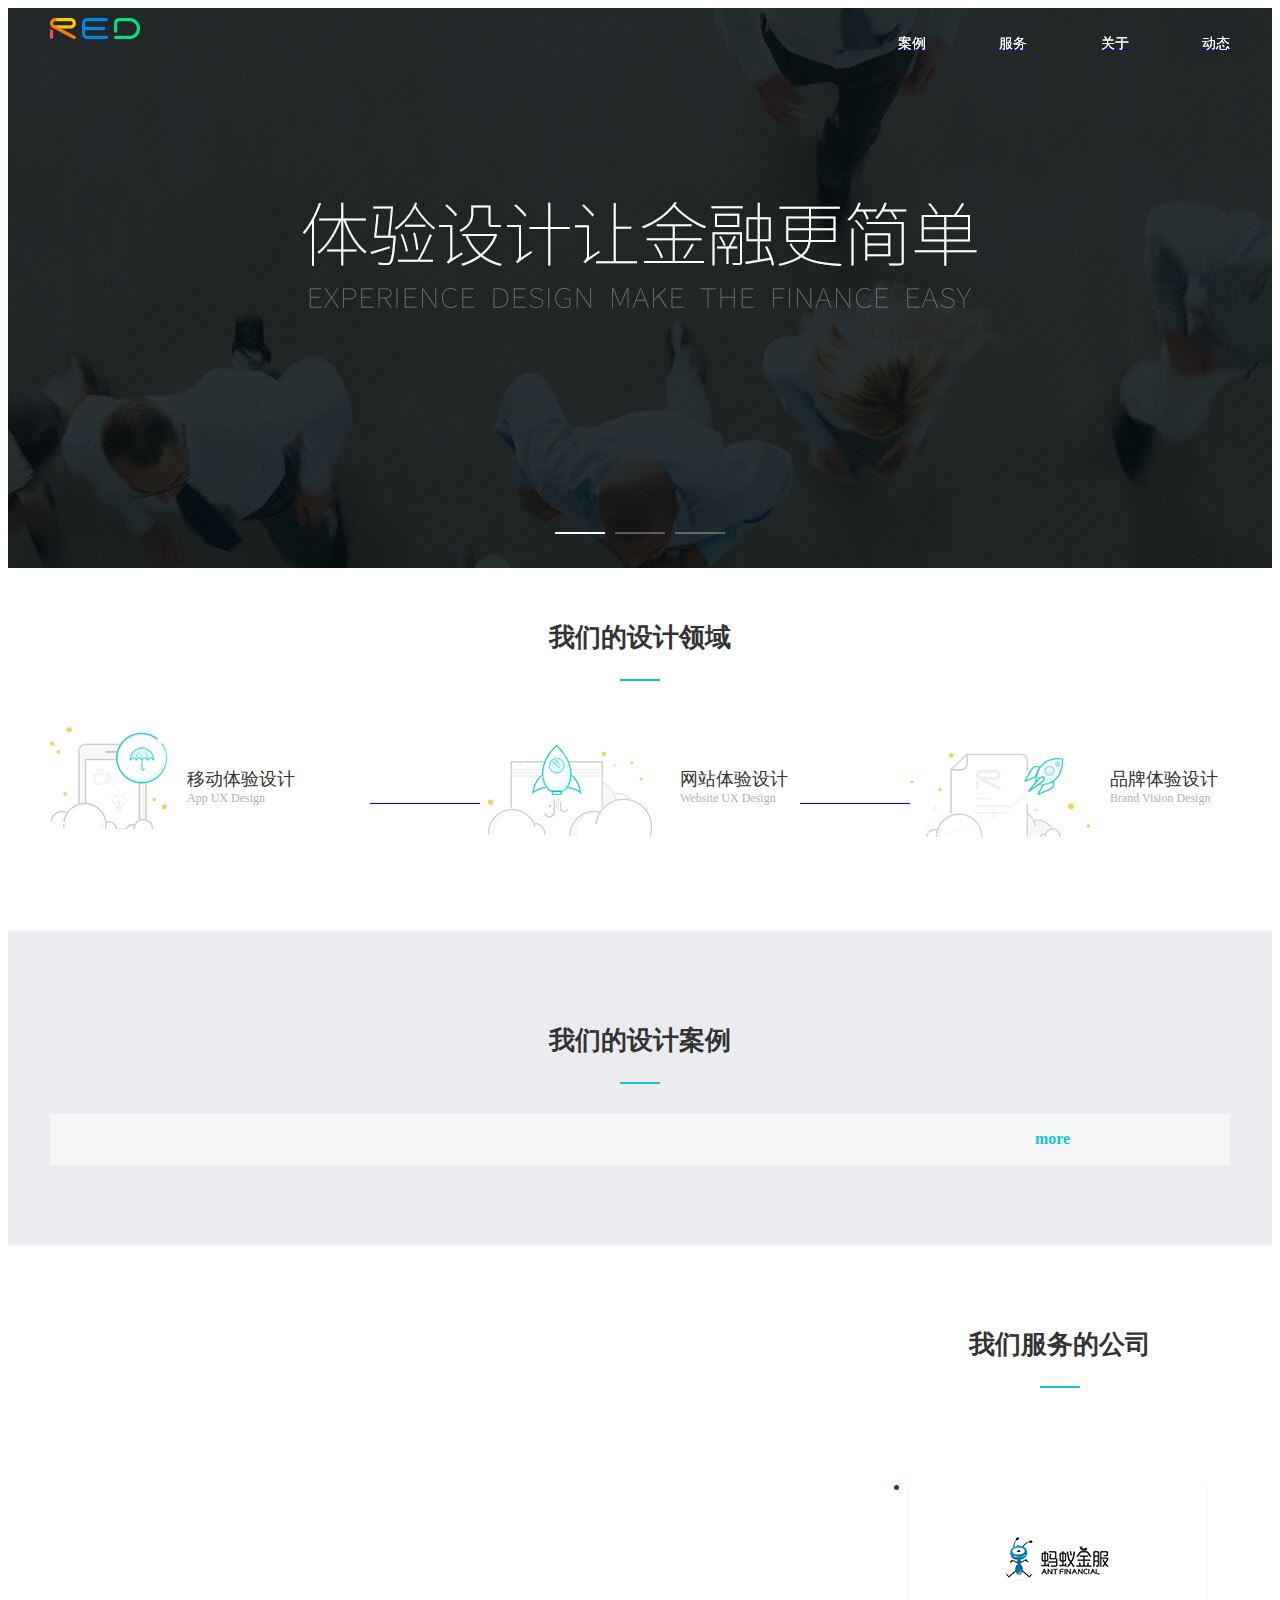
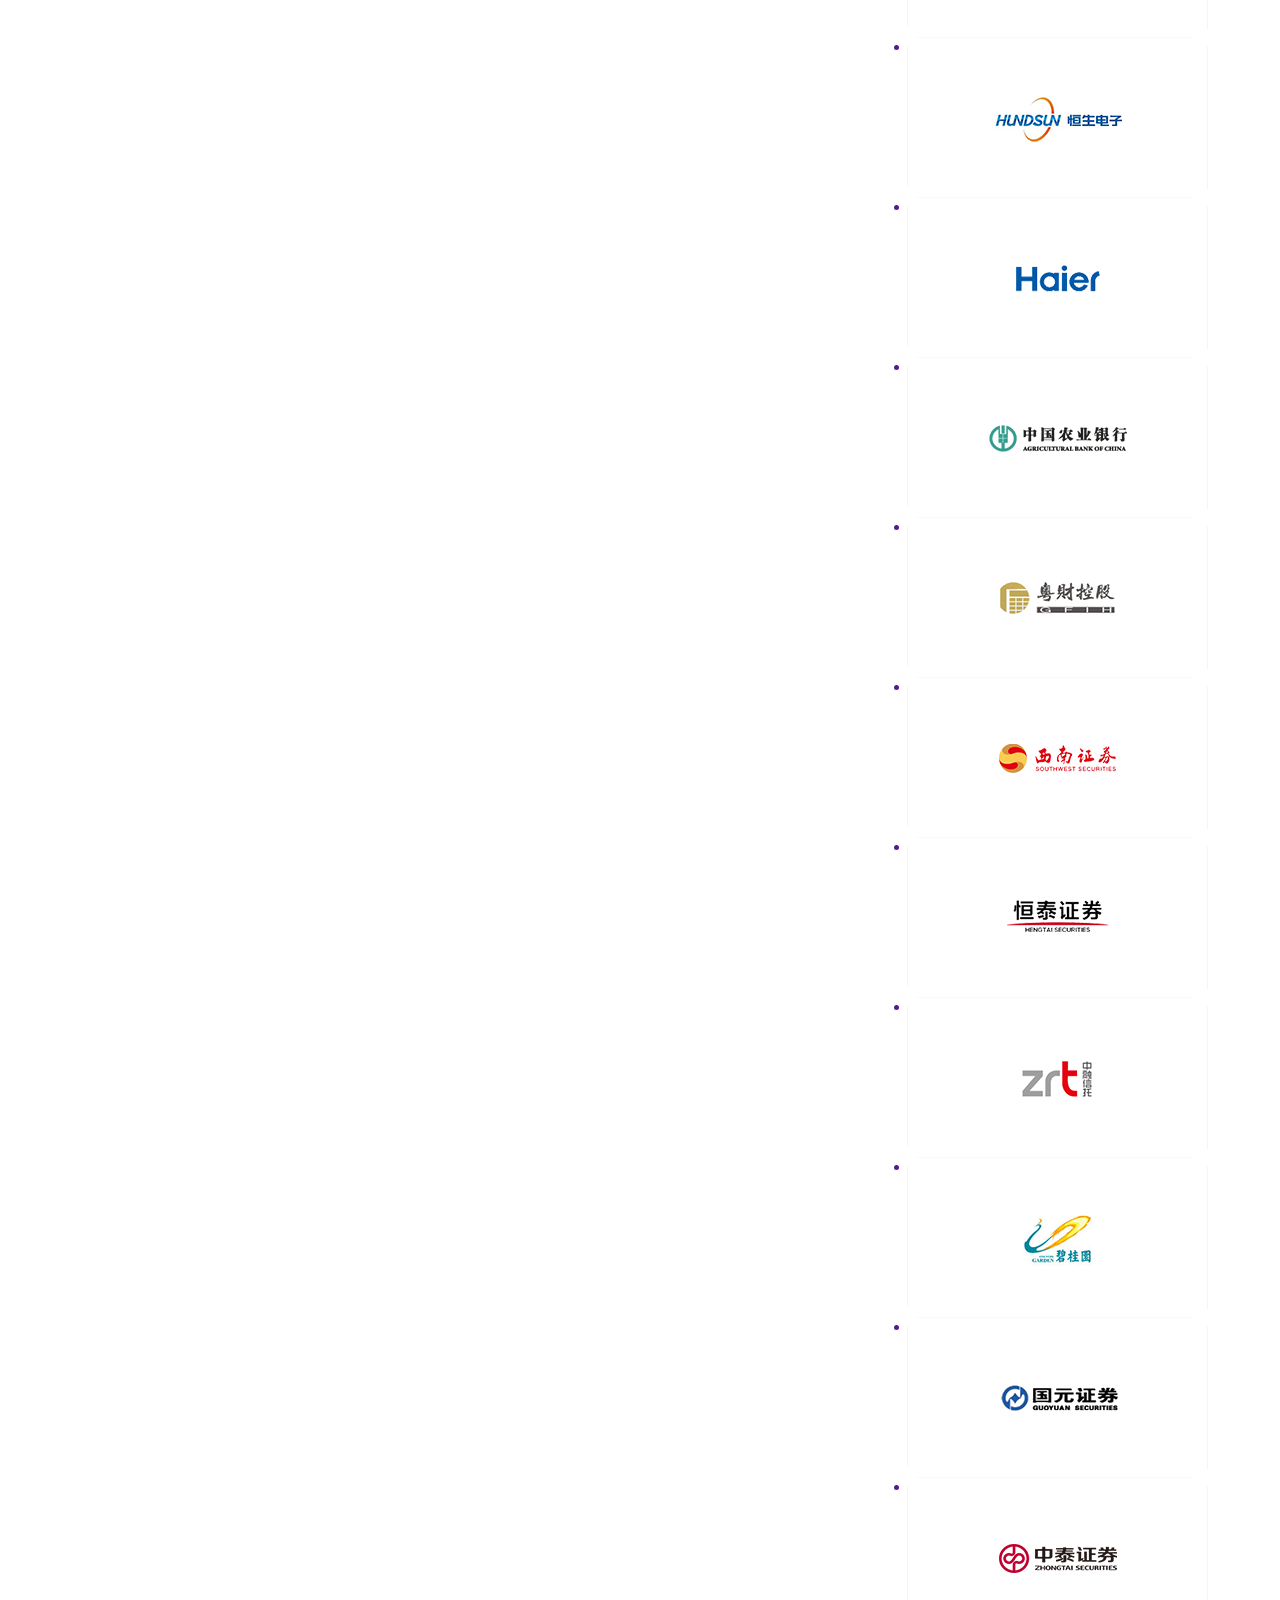
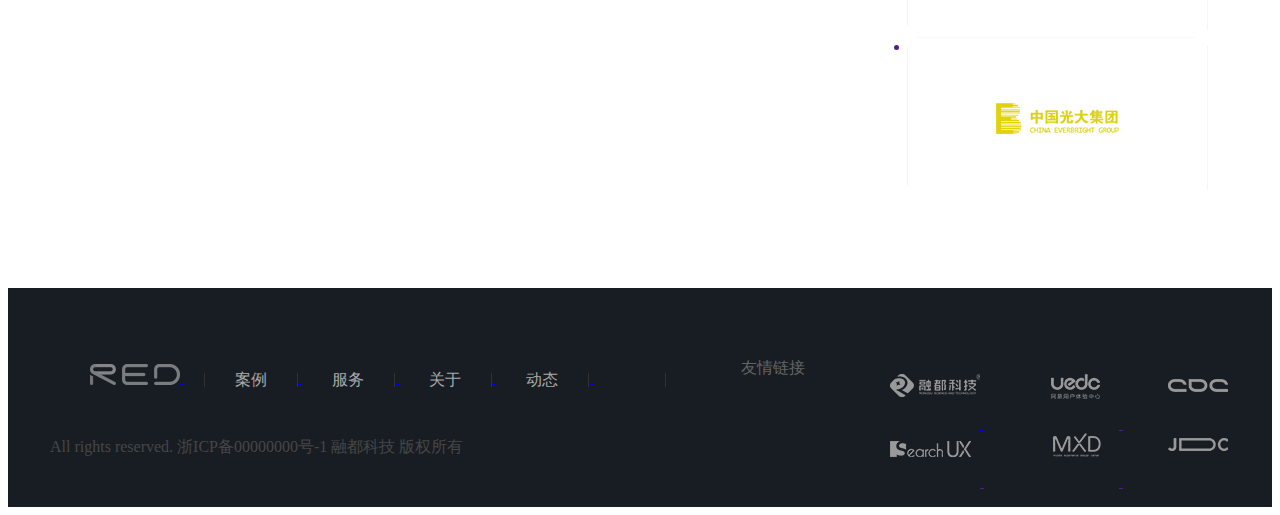
<file: index.html>
<!DOCTYPE html>
<html>

	<head lang="zh-CN">
		<meta charset="utf-8" />
		<meta name="keywords" content="融都科技设计部网站_1">
		<meta name="description" content="融都科技设计部网站_2">
		<meta http-equiv="X-UA-Compatible" content="IE=edge,chrome=1" />
		<meta name="viewport" content="width=device-width,initial-scale=1,minimum-scale=1,maximum-scale=1,user-scalable=no" />
		<meta name="" content=""/>
		<link rel="icon" href="img/R.ico" />
		<link rel="stylesheet" href="//g.alicdn.com/thx/cube/1.3.2/??cube.min.css,type.min.css">
		<link rel="stylesheet" href="css/animate.css">
		<!--<script src="//libs.baidu.com/jquery/1.9.0/jquery.min.js"></script>-->
		<script src="js/jquery.min.js" type="text/javascript" charset="utf-8"></script>
		<link rel="stylesheet" type="text/css" href="js/unslide/unslider.css" />
		<link rel="stylesheet" type="text/css" href="js/layer/skin/layer.css"/>
		<link rel="stylesheet" href="css/style.css">
		<title>融都科技设计部网站</title>
	</head>
	<body>
	<!--[if lte IE 9]>
		<div style="background-color:#FF9966;color:#fff;text-align:center;">为了更好的用户体验,请使用chrome,火狐或最新的IE浏览器浏览本网站</div>
		<style>.g-header{top:20px;}.header-scroll{top:0;}</style>
	<![endif]-->
		<!--头部-->
		<div class="g-header ">
			<div class="main clearfix">
				<a href="index.html">
					<!--<div class="logo-bg logo"></div>-->
					<img src="img/LOGO.png" alt="logo" id="logo"/>
				</a>
				<ul class="fr header-menu">
					<li><a href="cases.html"><span class="act">案例</span><span class="hov">案例</span></a></li>
					<li><a href="service.html"><span class="act">服务</span><span class="hov">服务</span></a></li>
					<li><a href="about.html"><span class="act">关于</span><span class="hov">关于</span></a></li>
					<li><a href="activity.html"><span class="act">动态</span><span class="hov">动态</span></a></li>
				</ul>
			</div>
		</div>
		
		<!--内容-->
		<div class="content">
			<!--轮播-->
			<div class="slider-box">
				<ul class="slider-list">
					<li style="background-image: url(img/banner-1.jpg);">
						<a href="" class="slide-link"></a>
					</li>
					<li>1</li>
					<li>2</li>
				</ul>
			</div>

			<div class="main">
				<h2 class="main-title" style="padding-top: 30px;">我们的设计领域</h2>
				<p class="green-line-box">
					<span class="green-line"></span>
				</p>
				<div class="field-box dib-box justify">
					<a href="service.html">
					<dl class="clearfix">
						<img src="img/field-1.png" class="fl" />
						<dt>移动体验设计</dt>
						<dd>App UX Design</dd>
					</dl>
					</a>
					<a href="service.html">
					<dl class="clearfix">
						<img src="img/field-2.png" class="fl" />
						<dt>网站体验设计</dt>
						<dd>Website UX Design</dd>
					</dl>
					</a>
					<a href="service.html">
					<dl class="clearfix">
						<img src="img/field-3.png" class="fl" />
						<dt>品牌体验设计</dt>
						<dd>Brand Vision Design</dd>
					</dl>
					</a>
				</div>
			</div>
			<div class="case-box">
				<div class="main">
					<h2 class="main-title" style="padding-top: 30px;">我们的设计案例</h2>
					<p class="green-line-box">
						<span class="green-line"></span>
					</p>
					<ul class="case-list clearfix">
						<a href="">
							<li class="case img-ani">
								<div class="inner">
									<!--<img src="img/wjs.jpg" />-->
									<div class="case-img" style="background-image: url(img/wjs.jpg);"></div>
									<p class="case-info ellipsis">网金社——如何将设计高效还原落地网金社——如何将设计高效还原落地</p>
								</div>
							</li>
						</a>
						<a href="">
							<li class="case img-ani">
								<div class="inner">
									<!--<img src="img/xuecheng.jpg" />-->
									<div class="case-img" style="background-image: url(img/xuecheng.jpg);"></div>
									<p class="case-info ellipsis">雪橙金服——如何更细致全面的做设计</p>
								</div>
							</li>
						</a>
						<a href="">
							<li class="case img-ani">
								<div class="inner">
									<!--<img src="img/zhongchou.jpg" />-->
									<div class="case-img" style="background-image: url(img/zhongchou.jpg);"></div>
									<p class="case-info ellipsis">众筹V1.0——如何更好更快做项目</p>
								</div>
							</li>
						</a>
						<a href="">
							<li class="case img-ani">
								<div class="inner">
									<!--<img src="img/bear.jpg" />-->
									<div class="case-img" style="background-image: url(img/bear.jpg);"></div>
									<p class="case-info ellipsis">北极熊链融——如何创造值得信赖的交互界面</p>
								</div>
							</li>
						</a>
						<a href="">
							<li class="case img-ani">
								<div class="inner">
									<!--<img src="img/huanhuan.jpg" />-->
									<div class="case-img" style="background-image: url(img/huanhuan.jpg);"></div>
									<p class="case-info ellipsis">环环金服——如何深层理解客户需求</p>
								</div>
							</li>
						</a>
						<a href="">
							<li class="case img-ani">
								<div class="inner">
									<!--<img src="img/dasheng.jpg" />-->
									<div class="case-img" style="background-image: url(img/dasheng.jpg);"></div>
									<p class="case-info ellipsis">大圣数据——中小金融机构的数据管家</p>
								</div>
							</li>
						</a>
					</ul>
					<div class="more-case" style="margin-bottom: 40px;">
						more <span class="iconfont">&#xe601;</span>
					</div>
				</div>
			</div>
			<div class="main ">
				<h2 class="main-title">我们服务的公司</h2>
				<p class="green-line-box">
					<span class="green-line"></span>
				</p>
				<ul class="company-list clearfix">
					<a href="" title="蚂蚁金服">
						<li class="company" style="background-image: url(img/company/ant.png);">

						</li>
					</a>
					<a href="" title="恒生电子">
						<li class="company" style="background-image: url(img/company/hengsheng.png);">

						</li>
					</a>
					<a href="" title="海尔集团">
						<li class="company" style="background-image: url(img/company/haier.png);">

						</li>
					</a>
					<a href="" title="中国农业银行">
						<li class="company" style="background-image: url(img/company/nonghang.png);">

						</li>
					</a>
					<a href="" title="粤财控股">
						<li class="company" style="background-image: url(img/company/yuecai.png);">

						</li>
					</a>
					<a href="" title="西南证券">
						<li class="company" style="background-image: url(img/company/xinan.png);">

						</li>
					</a>
					<a href="" title="恒泰证券">
						<li class="company" style="background-image: url(img/company/hengtai.png);">

						</li>
					</a>
					<a href="" title="中融信托">
						<li class="company" style="background-image: url(img/company/zhongrong.png);">

						</li>
					</a>
					<a href="" title="碧桂园">
						<li class="company" style="background-image: url(img/company/biguiyuan.png);">

						</li>
					</a>
					<a href="" title="国元证券">
						<li class="company" style="background-image: url(img/company/guoyuan.png);">

						</li>
					</a>
					<a href="" title="中泰证券">
						<li class="company" style="background-image: url(img/company/zhongtai.png);">

						</li>
					</a>
					<a href="" title="中国光大集团">
						<li class="company" style="background-image: url(img/company/guangda.png);">

						</li>
					</a>
				</ul>
			</div>
		</div>
		<!--脚部-->
		<div class="g-footer">
			<div class="main clearfix">
				<div class="fl">
					<ul class="footer-link-list">
						<a href="index.html">
							<li style="border-right: none;padding: 0;">
								<img src="img/footer-logo.png" />
							</li>
						</a>
						<a href="cases.html">
							<li style="border-left: 1px solid #323232;margin-left: 20px;">案例</li>
						</a>
						<a href="service.html">
							<li>服务</li>
						</a>
						<a href="about.html">
							<li>关于</li>
						</a>
						<a href="activity.html">
							<li>动态</li>
						</a>
						<a href="javascript:;" id="show-weixin">
							<li><span class="iconfont">&#xe60a;</span></li>
							<div class="wx-box">
								<img src="img/footwx.png" />
							</div>
						</a>
					</ul>
					<p class="copyright">All rights reserved. 浙ICP备00000000号-1 融都科技 版权所有</p>
				</div>
				<div class="fr clearfix" style="margin-top:10px;">
					<span class="friend-link-title">友情链接</span>
					<ul class="friend-link-list fr">
						<a href="http://erongdu.com" target="_blank" title="融都科技">
							<li class="footer-logos logo1"></li>
						</a>
						<a href="" target="_blank" title="">
							<li class="footer-logos logo2"></li>
						</a>
						<a href="" target="_blank" title="">
							<li class="footer-logos logo3"></li>
						</a>
						<a href="" target="_blank" title="">
							<li class="footer-logos logo4"></li>
						</a>
						<a href="" target="_blank" title="">
							<li class="footer-logos logo5"></li>
						</a>
						<a href="" target="_blank" title="">
							<li class="footer-logos logo6"></li>
						</a>
					</ul>
				</div>
				<a href="javascript:void(0);" class="to-top" title="回到顶部">
					<div class="iconfont">&#xe600;</div>
					UP
				</a>
			</div>

		</div>
	</body>
	<script src="js/layer/layer.js" type="text/javascript" charset="utf-8"></script>
	<script src="js/common.js" type="text/javascript" charset="utf-8"></script>
	<script src="js/unslide/unslider-min.js" type="text/javascript" charset="utf-8"></script>
	<script type="text/javascript">
		$(function() {
			//轮播
			$('.slider-box').unslider({
				autoplay: true,
				infinite: true,
				arrows: {
					prev: '<span class="slider-btn slider-pre iconfont">&#xe609;</span>',
					next: '<span class="slider-btn slider-next iconfont">&#xe608;</span>',
				},
				nav: function(index, label) {
					return '';
				}
			});

		});
	</script>

</html>
</file>
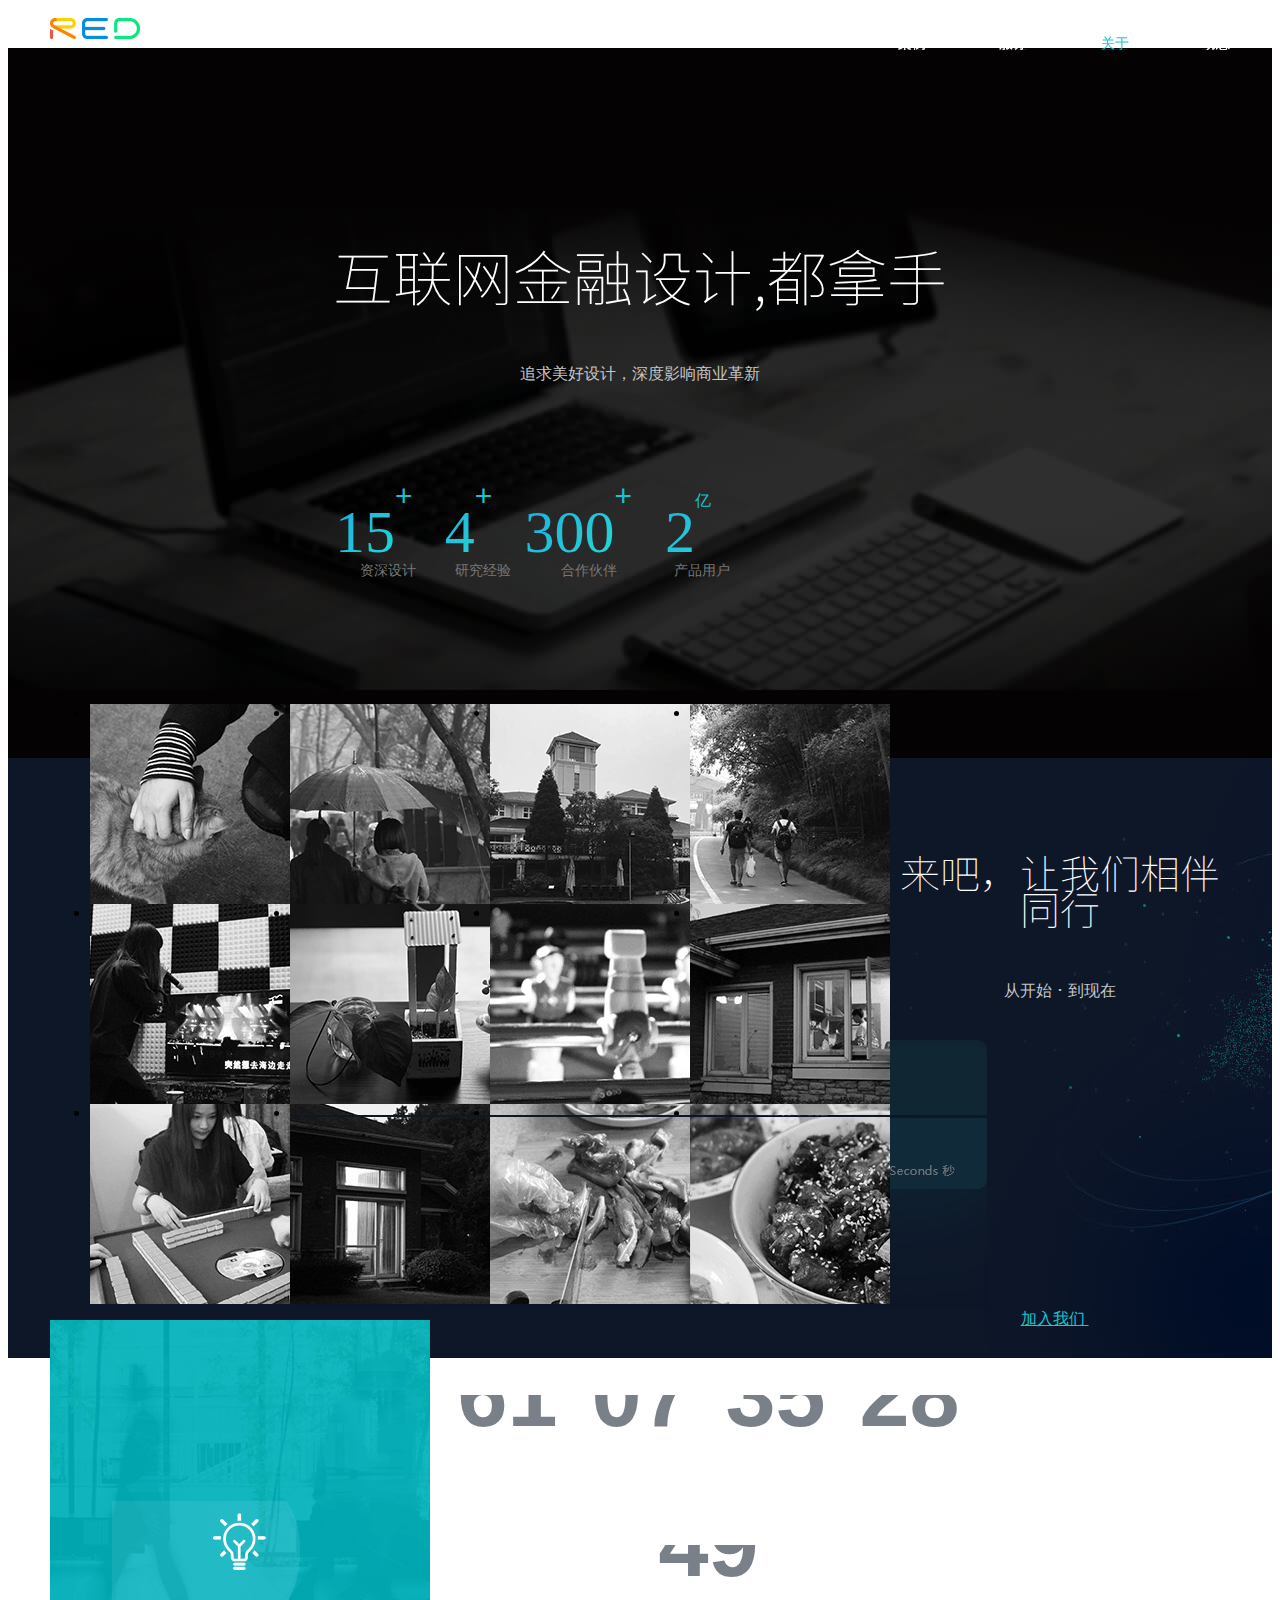
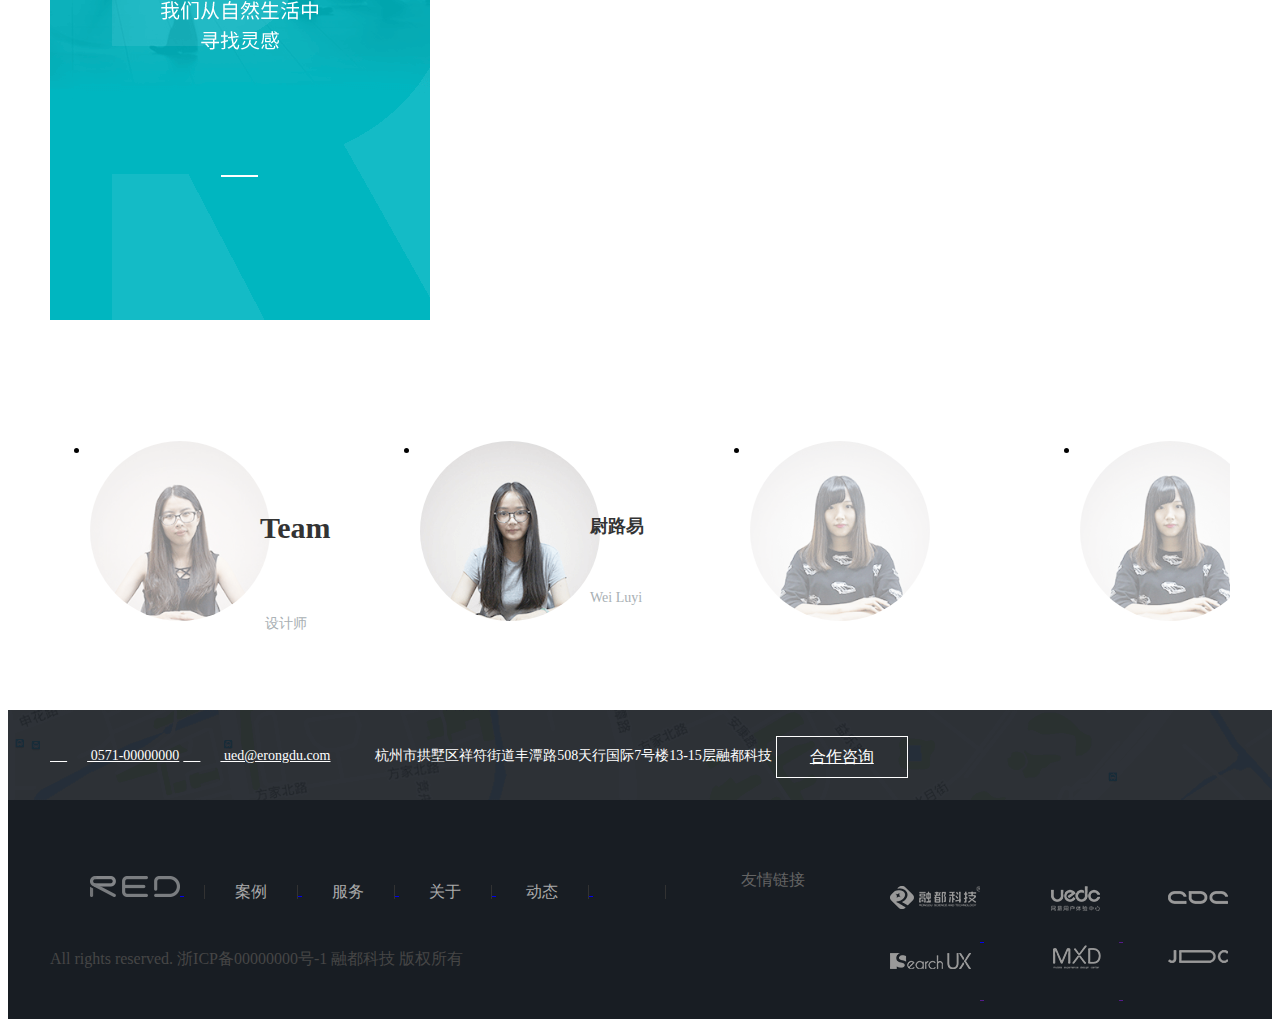
<file: about.html>
<!DOCTYPE html>
<html>

	<head lang="zh-CN">
		<meta charset="utf-8" />
		<meta name="keywords" content="融都科技设计部网站_1">
		<meta name="description" content="融都科技设计部网站_2">
		<meta http-equiv="X-UA-Compatible" content="IE=edge,chrome=1" />
		<meta name="viewport" content="width=device-width,initial-scale=1,minimum-scale=1,maximum-scale=1,user-scalable=no" />
		<link rel="icon" href="img/R.ico" />
		<link rel="stylesheet" href="//g.alicdn.com/thx/cube/1.3.2/??cube.min.css,type.min.css">
		<link rel="stylesheet" href="css/animate.css">
		<!--<script src="//libs.baidu.com/jquery/1.9.0/jquery.min.js"></script>-->
		<script src="js/jquery.min.js" type="text/javascript" charset="utf-8"></script>
		<link rel="stylesheet" type="text/css" href="js/layer/skin/layer.css"/>
		<link rel="stylesheet" href="css/style.css">
		<title>融都科技设计部网站</title>
	</head>

	<body>
	<!--[if lte IE 9]>
		<div style="background-color:#FF9966;color:#fff;text-align:center;">为了更好的用户体验,请使用chrome,火狐或最新的IE浏览器浏览本网站</div>
		<style>.g-header{top:20px;}.header-scroll{top:0;}</style>
	<![endif]-->
		<!--头部-->
		<div class="g-header">
			<div class="main clearfix">
				<a href="index.html">
					<!--<div class="logo-bg logo"></div>-->
					<img src="img/LOGO.png" alt="logo" id="logo"/>
				</a>
				<ul class="fr header-menu">
					<li><a href="cases.html"><span class="act">案例</span><span class="hov">案例</span></a></li>
					<li><a href="service.html"><span class="act">服务</span><span class="hov">服务</span></a></li>
					<li><a href="about.html" class="active"><span class="act">关于</span><span class="hov">关于</span></a></li>
					<li><a href="activity.html"><span class="act">动态</span><span class="hov">动态</span></a></li>
				</ul>
			</div>
		</div>

		<!--内容-->
		<div class="content">
			<div class="about-banner">
				<h1 class="css648e3bdfc169e4">互联网金融设计,都拿手</h1>
				<p class="">追求美好设计，深度影响商业革新</p>
				<div class="about-banner-nums justify">
					<dl>
						<dt>15 <sup>+</sup></dt>
						<dd>资深设计</dd>
					</dl>
					<dl>
						<dt>4 <sup>+</sup></dt>
						<dd>研究经验</dd>
					</dl>
					<dl>
						<dt>300 <sup>+</sup></dt>
						<dd style="text-indent: -24px;">合作伙伴</dd>
					</dl>
					<dl>
						<dt>2 <sup style="font-size: 16px;font-family: '微软雅黑';">亿</sup></dt>
						<dd>产品用户</dd>
					</dl>
					
				</div>
			</div>
			<div class="main about-events-box clearfix">
				<ul class="about-events-list clearfix fl">
					<li>
						<div class="about-event-bg" style="background-image:url(img/about/about-1.png) ;"></div>
						<div class="about-event-text">
							<h4>漫步浙大</h4>
							<p>2015-5-25</p>
						</div>
					</li>
					<li>
						<div class="about-event-bg" style="background-image:url(img/about/about-2.png) ;"></div>
						<div class="about-event-text">
							<h4>漫步浙大</h4>
							<p>2015-5-25</p>
						</div>
					</li>
					<li>
						<div class="about-event-bg" style="background-image:url(img/about/about-3.png) ;"></div>
						<div class="about-event-text">
							<h4>漫步浙大</h4>
							<p>2015-5-25</p>
						</div>
					</li>
					<li>
						<div class="about-event-bg" style="background-image:url(img/about/about-4.png) ;"></div>
						<div class="about-event-text">
							<h4>漫步浙大</h4>
							<p>2015-5-25</p>
						</div>
					</li>
					<li>
						<div class="about-event-bg" style="background-image:url(img/about/about-5.png) ;"></div>
						<div class="about-event-text">
							<h4>漫步浙大</h4>
							<p>2015-5-25</p>
						</div>
					</li>
					<li>
						<div class="about-event-bg" style="background-image:url(img/about/about-6.png) ;"></div>
						<div class="about-event-text">
							<h4>漫步浙大</h4>
							<p>2015-5-25</p>
						</div>
					</li>
					<li>
						<div class="about-event-bg" style="background-image:url(img/about/about-7.png) ;"></div>
						<div class="about-event-text">
							<h4>漫步浙大</h4>
							<p>2015-5-25</p>
						</div>
					</li>
					<li>
						<div class="about-event-bg" style="background-image:url(img/about/about-8.png) ;"></div>
						<div class="about-event-text">
							<h4>漫步浙大</h4>
							<p>2015-5-25</p>
						</div>
					</li>
					<li>
						<div class="about-event-bg" style="background-image:url(img/about/about-9.png) ;"></div>
						<div class="about-event-text">
							<h4>漫步浙大</h4>
							<p>2015-5-25</p>
						</div>
					</li>
					<li>
						<div class="about-event-bg" style="background-image:url(img/about/about-10.png) ;"></div>
						<div class="about-event-text">
							<h4>漫步浙大</h4>
							<p>2015-5-25</p>
						</div>
					</li>
					<li>
						<div class="about-event-bg" style="background-image:url(img/about/about-11.png) ;"></div>
						<div class="about-event-text">
							<h4>漫步浙大</h4>
							<p>2015-5-25</p>
						</div>
					</li>
					<li>
						<div class="about-event-bg" style="background-image:url(img/about/about-12.png) ;"></div>
						<div class="about-event-text">
							<h4>漫步浙大</h4>
							<p>2015-5-25</p>
						</div>
					</li>
				</ul>
				<div class="about-insprition"></div>
			</div>
			<div class="timing-bg" data-type="parallaxScroll" data-speed="25" data-bgheight="640">
				<div class="main">
					<h2 class="css648e3bdfc169e4">来吧，让我们相伴同行</h2>
					<p>从开始   ･ 到现在</p>
					<div class="ticking-clock-box">						
					<ul class="timing-list clearfix justify">
						<li id="timing-month">61</li>
						<li id="timing-day">07</li>
						<li id="timing-hour">35</li>
						<li id="timing-min">28</li>
						<li id="timing-sec">49</li>
						<div class="timing-layer"></div>
					</ul>
					</div>
					<a href="join.html" class="join-link">加入我们 <i class="iconfont">&#xe601;</i></a>
				</div>
			</div>
			<div class="main about-member-box">
				<ul class="about-member-list clearfix">
					<li>
						<div class="about-member" style="background-image: url(img/about/yiqi.png);">
						</div>
						<div class="about-member-name">
							<h6>章一琪</h6>
							<p>Zhang Yiqi</p>
						</div>
					</li>
					<li>
						<div class="about-member" style="background-image: url(img/about/minjie.png);">
						</div>
						<div class="about-member-name">
							<h6>钱敏</h6>
							<p>Qian Min</p>
						</div>
					</li>
					<li>
						<div class="about-member" style="background-image: url(img/about/luyi.png);">
						</div>
						<div class="about-member-name">
							<h6>尉路易</h6>
							<p>Wei Luyi</p>
						</div>
					</li>
					<li>
						<div class="about-member" style="background-image: url(img/about/yingying.png);">
						</div>
						<div class="about-member-name">
							<h6>季莹莹</h6>
							<p>Ji Yingying</p>
						</div>
					</li>
					<li>
						<div class="about-member" style="background-image: url(img/about/yingying.png);">
						</div>
						<div class="about-member-name">
							<h6>莹莹1</h6>
							<p>Yingying</p>
						</div>
					</li>
				</ul>
				<div class="about-member-nav-box">
					<h6>Team</h6>
					<p>设计师</p>
					<div class="about-member-nav-list justify">
						<a href="javascript:;" class="member-prev"><i class="iconfont">&#xe603;</i></a>
						<a href="javascript:;" class="member-next"><i class="iconfont">&#xe602;</i></a>
					</div>
				</div>
			</div>
			<div class="contact-box ">
				<div class="main justify">
					<span><a href="tel:0571-00000000"><i class="iconfont">&#xe60c;</i> 0571-00000000</a></span>
					<span><a href="mailto:ued@erongdu.com"><i class="iconfont">&#xe612;</i> ued@erongdu.com</a></span>
					<span><i class="iconfont">&#xe611;</i> 杭州市拱墅区祥符街道丰潭路508天行国际7号楼13-15层融都科技</span>
					<span><a href="javascript:;" class="about-contact-btn">合作咨询</a></span>
				</div>
			</div>
			<div id="contat-form-box" class="text-center">
				<style type="text/css">
					.layui-layer-ico.layui-layer-close.layui-layer-close2{
						background: none;
						right: -55px;
						top: -14px;
						text-align: center;
						line-height: 30px;
						-webkit-transition: all 0.8s;
						transition: all 0.8s;
					}
					.layui-layer-ico.layui-layer-close.layui-layer-close2:hover{
						-webkit-transform: rotate(180deg);
						transform: rotate(180deg);
					}
					.layui-layer-ico.layui-layer-close.layui-layer-close2:after{
						content:'\e604';
						font-family: 'iconfont';
						color: #fff;
						font-size: 24px;
						font-weight: 100;
					}
				</style>
				<i class="contact-close-btn iconfont">&#xe604;</i>
				<form action="" method="post" class="contact-form">
					<h4 class="form-title">合作咨询</h4>
					<p class="form-sub-title">一次咨询或许正是成就一个出色产品的开端</p>				
					<input type="text" class="contact-form-input" name="name" id="name" maxlength="10" placeholder="您的姓名" required/><!--不要改这个注释的位置,否则会换行
					--><input type="tel" class="contact-form-input" name="phone" id="phone" maxlength="11" placeholder="手机号码" required/>
					<input type="text" name="company" id="company" value="" class="contact-form-input" style="width:680px ;" maxlength="30" placeholder="公司名称" maxlength="200" required/>
					<textarea name="consultContent" id="consultContent" class="contact-form-texteara" rows="" cols="" placeholder="请填写您的咨询内容" maxlength="300" required></textarea>
					<input type="submit" class="contact-form-subbtn" value="提交"/>
				</form>
				<div class="form-bottom-info">
					或发邮件至 <a href="mailto:ued@erongdu.com">ued@erongdu.com</a>
				</div>
			</div>
		</div>
		<!--脚部-->
		<div class="g-footer">
			<div class="main clearfix">
				<div class="fl">
					<ul class="footer-link-list">
						<a href="index.html">
							<li style="border-right: none;padding: 0;">
								<img src="img/footer-logo.png" />
							</li>
						</a>
						<a href="cases.html">
							<li style="border-left: 1px solid #323232;margin-left: 20px;">案例</li>
						</a>
						<a href="service.html">
							<li>服务</li>
						</a>
						<a href="about.html">
							<li>关于</li>
						</a>
						<a href="activity.html">
							<li>动态</li>
						</a>
						<a href="javascript:;" id="show-weixin">
							<li><span class="iconfont">&#xe60a;</span></li>
							<div class="wx-box">
								<img src="img/footwx.png" />
							</div>
						</a>
					</ul>
					<p class="copyright">All rights reserved. 浙ICP备00000000号-1 融都科技 版权所有</p>
				</div>
				<div class="fr clearfix" style="margin-top:10px;">
					<span class="friend-link-title">友情链接</span>
					<ul class="friend-link-list fr">
						<a href="http://erongdu.com" target="_blank" title="融都科技">
							<li class="footer-logos logo1"></li>
						</a>
						<a href="" target="_blank" title="">
							<li class="footer-logos logo2"></li>
						</a>
						<a href="" target="_blank" title="">
							<li class="footer-logos logo3"></li>
						</a>
						<a href="" target="_blank" title="">
							<li class="footer-logos logo4"></li>
						</a>
						<a href="" target="_blank" title="">
							<li class="footer-logos logo5"></li>
						</a>
						<a href="" target="_blank" title="">
							<li class="footer-logos logo6"></li>
						</a>
					</ul>
				</div>
				<a href="javascript:void(0);" class="to-top" title="回到顶部">
					<div class="iconfont">&#xe600;</div>
					UP
				</a>
			</div>

		</div>
	</body>
	<script src="js/layer/layer.js" type="text/javascript" charset="utf-8"></script>
	<link rel="stylesheet" href="js/nice-validator/jquery.validator.css">
<script type="text/javascript" src="js/nice-validator/jquery.validator.min.js"></script>
<script type="text/javascript" src="js/nice-validator/local/zh-CN.js"></script>
	<script src="js/common.js" type="text/javascript" charset="utf-8"></script>
	<script type="text/javascript">
		$(function() {
			//倒计时显示
			setInterval(function(){
			var totalSecs = (new Date().getTime() - 1274284800000) / 1000;//2010年5月20日开始
			var month = Math.floor(totalSecs / 3600 / 24 / 30);
			var days = Math.floor((totalSecs - month * 30 * 24 * 3600) / 3600 / 24);
			var hours = Math.floor((totalSecs - month * 30 * 24 * 3600 - days * 24 * 3600) / 3600);
			var mins = Math.floor((totalSecs - month * 30 * 24 * 3600 - days * 24 * 3600 - hours * 3600) / 60);
			var secs = Math.floor((totalSecs - month * 30 * 24 * 3600 - days * 24 * 3600 - hours * 3600 - mins * 60));
			$("#timing-month").html(month>9?month:"0"+month);
			$("#timing-day").html(days>9?days:"0"+days);
			$("#timing-hour").html(hours>9?hours:"0"+hours);
			$("#timing-min").html(mins>9?mins:"0"+mins);
			$("#timing-sec").html(secs>9?secs:"0"+secs);
			},1000);
			
			//成员轮播
			var memberSlideLeft = function(){
				$(".about-member-list").animate({'left':'-660px'},500,function(){
					$(".about-member-list li").first().appendTo($(this));
					$(this).css('left','-330px');
					$(".about-member-list li").removeClass("active").eq(2).addClass("active")
				})
			};
			var memberSlideRight = function(){
				$(".about-member-list").animate({'left':0},500,function(){
					$(".about-member-list li").last().prependTo($(this));
					$(this).css('left','-330px');
					$(".about-member-list li").removeClass("active").eq(2).addClass("active")
				})
			};
			var timer = setInterval(memberSlideLeft,5000);
			$(".member-prev").click(function(){
				clearInterval(timer);
				memberSlideLeft();
				timer=setInterval(memberSlideLeft,5000);
			});
			$(".member-next").click(function(){
				clearInterval(timer);
				memberSlideRight();
				timer=setInterval(memberSlideLeft,5000);
			});
			//合作咨询表单
			$(".about-contact-btn").click(function(){
				layer.open({
					title: false,
					area: ['980px', '620px'],
					closeBtn:1,
					btn:false,
					shade: [0.6, '#000'],
					content: $("#contat-form-box").html(),
					success: function(currentLayer) {
						//body禁止滚动,使弹窗固定
						var srollbarWidth = getScrollWidth();
						$("body").css({
							'overflow-y': 'hidden',
							'border-right': srollbarWidth+'px solid transparent'
						});
						$(".to-top:visible").css('margin-right',srollbarWidth+'px');
						
						//表单验证,文档地址https://niceue.com/validator/#plugin_config
						currentLayer.find('.contact-form').validator({
						    stopOnError: false,//验证出错时停止继续验证，默认不停止
						    timely: true,//是否启用实时验证
						    msgStyle: "top:-14px;left:14px;",
						    msgClass: "n-bottom",  //消息将自动显示在输入框下边
						    fields: {
						        'name': '姓名:required;',
						        'phone': '手机号:required;mobile',
						        'company': '公司名称:required;',
						        'consultContent': '咨询内容:required;'
						    }
						});
					},
					cancel: function() {
						$("body").css({
							'overflow-y': 'auto',
							'border-right': 'none'
						});
						$(".to-top:visible").css('margin-right',0);
					}
				});  
			});
		});
		
		
	</script>

</html>
</file>
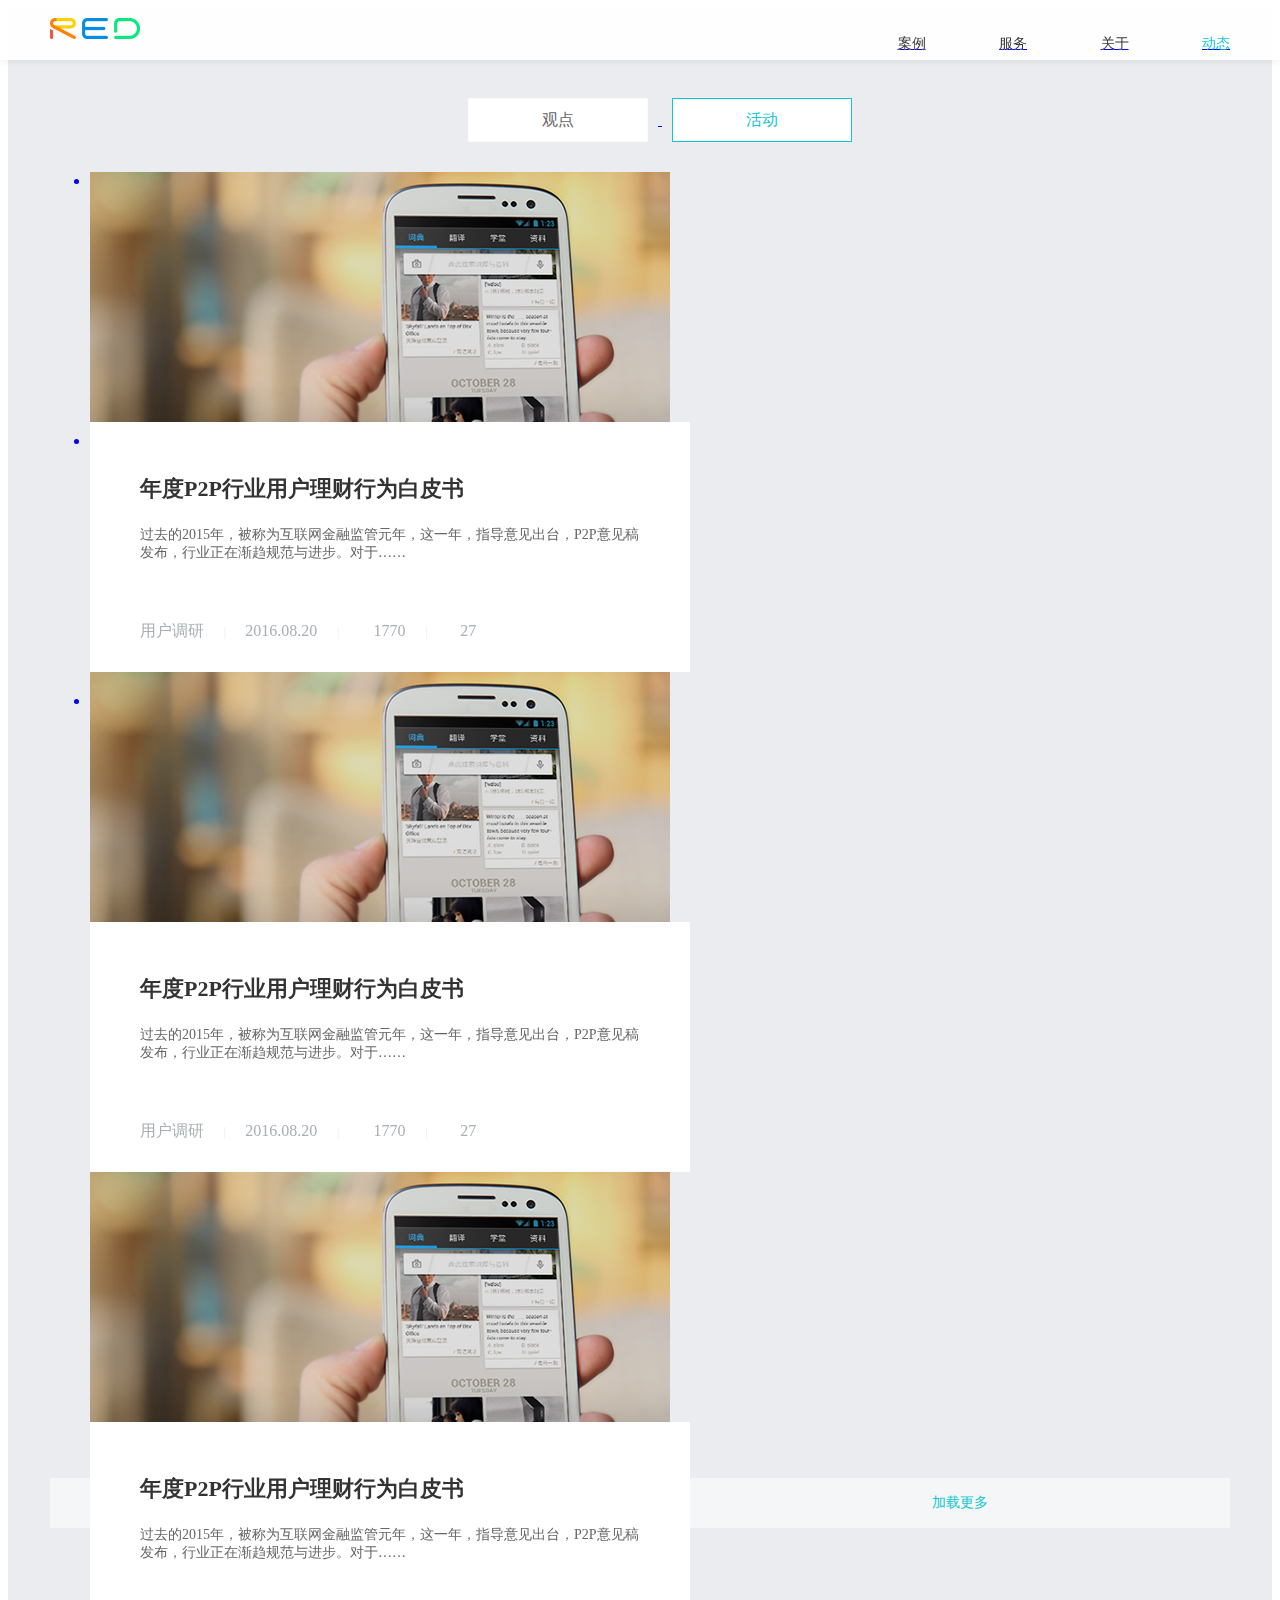
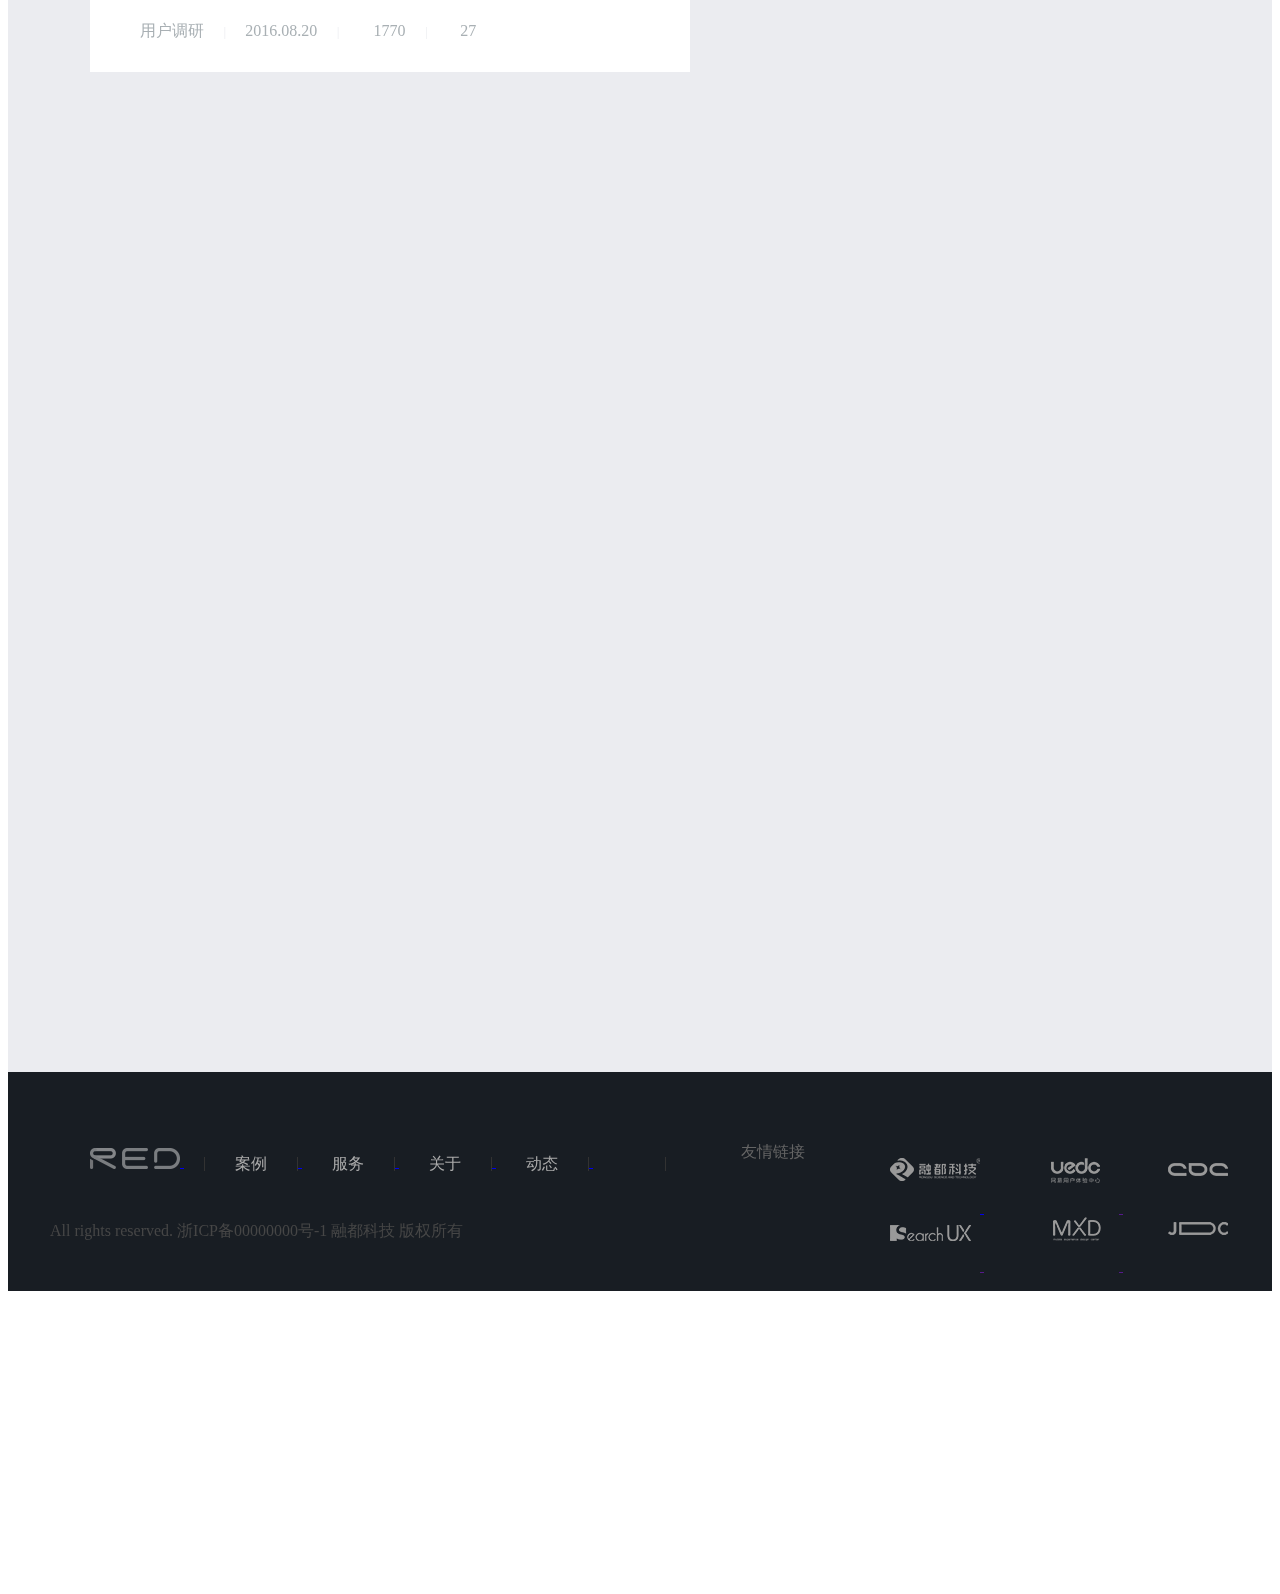
<file: activity.html>
<!DOCTYPE html>
<html>

	<head lang="zh-CN">
		<meta charset="utf-8" />
		<meta name="keywords" content="融都科技设计部网站_1">
		<meta name="description" content="融都科技设计部网站_2">
		<meta http-equiv="X-UA-Compatible" content="IE=edge,chrome=1" />
		<meta name="viewport" content="width=device-width,initial-scale=1,minimum-scale=1,maximum-scale=1,user-scalable=no" />
		<link rel="icon" href="img/R.ico" />
		<link rel="stylesheet" href="//g.alicdn.com/thx/cube/1.3.2/??cube.min.css,type.min.css">
		<link rel="stylesheet" href="css/animate.css">
		<link rel="stylesheet" type="text/css" href="js/layer/skin/layer.css" />
		<!--<script src="//libs.baidu.com/jquery/1.9.0/jquery.min.js"></script>-->
		<script src="js/jquery.min.js" type="text/javascript" charset="utf-8"></script>
		<link rel="stylesheet" href="css/style.css">
		<title>融都科技设计部网站</title>
	</head>

	<body class="">
		<!--[if lte IE 9]>
		<div style="background-color:#FF9966;color:#fff;text-align:center;">为了更好的用户体验,请使用chrome,火狐或最新的IE浏览器浏览本网站</div>
		<style>.g-header{top:20px;}.header-scroll{top:0;}</style>
	<![endif]-->
		<!--头部-->
		<div class="g-header header-color-fixed">
			<div class="main clearfix">
				<a href="index.html">
					<!--<div class="logo-bg logo"></div>-->
					<img src="img/LOGO.png" alt="logo" id="logo"/>
				</a>
				<ul class="fr header-menu">
					<li><a href="cases.html"><span class="act">案例</span><span class="hov">案例</span></a></li>
					<li><a href="service.html"><span class="act">服务</span><span class="hov">服务</span></a></li>
					<li><a href="about.html"><span class="act">关于</span><span class="hov">关于</span></a></li>
					<li><a href="activity.html" class="active"><span class="act">动态</span><span class="hov">动态</span></a></li>
				</ul>
			</div>
		</div>
		<div class="content bg-gray">
			<div class="page-top"></div>
			<div class="main case-page-box" style="padding: 0;">
				<ul class="activity-menu clearfix">
					<a href="javascript:;">
						<li>观点</li>
					</a>
					<a href="javascript:;">
						<li class="active">活动</li>
					</a>
				</ul>
				<ul class="opinion-list">
					<a href="opinion_detail.html">
						<li class="clearfix img-ani">
							<div class="inner overflow-a">
								<div class="opinion-img-box">
									<div class="opinion-img" style="background-image: url(img/opinion.png);"></div>
								</div>
								<div class="opinon-text-box">
									<h3 class="ellipsis">年度P2P行业用户理财行为白皮书</h3>
									<p>过去的2015年，被称为互联网金融监管元年，这一年，指导意见出台，P2P意见稿发布，行业正在渐趋规范与进步。对于……</p>
									<div class="opinon-info">
										用户调研
										<i class="divder">|</i> 2016.08.20
										<i class="divder">|</i>
										<i class="iconfont">&#xe606;</i> 1770
										<i class="divder">|</i>
										<i class="iconfont small">&#xe605;</i> 27
									</div>
								</div>
							</div>
						</li>
					</a>
					<a href="opinion_detail.html">
						<li class="clearfix img-ani">
							<div class="inner overflow-a">
								<div class="opinion-img-box">
									<div class="opinion-img" style="background-image: url(img/opinion.png);"></div>
								</div>
								<div class="opinon-text-box">
									<h3 class="ellipsis">年度P2P行业用户理财行为白皮书</h3>
									<p>过去的2015年，被称为互联网金融监管元年，这一年，指导意见出台，P2P意见稿发布，行业正在渐趋规范与进步。对于……</p>
									<div class="opinon-info">
										用户调研
										<i class="divder">|</i> 2016.08.20
										<i class="divder">|</i>
										<i class="iconfont">&#xe606;</i> 1770
										<i class="divder">|</i>
										<i class="iconfont small">&#xe605;</i> 27
									</div>
								</div>
							</div>
						</li>
					</a>
					<a href="opinion_detail.html">
						<li class="clearfix img-ani">
							<div class="inner overflow-a">
								<div class="opinion-img-box">
									<div class="opinion-img" style="background-image: url(img/opinion.png);"></div>
								</div>
								<div class="opinon-text-box">
									<h3 class="ellipsis">年度P2P行业用户理财行为白皮书</h3>
									<p>过去的2015年，被称为互联网金融监管元年，这一年，指导意见出台，P2P意见稿发布，行业正在渐趋规范与进步。对于……</p>
									<div class="opinon-info">
										用户调研
										<i class="divder">|</i> 2016.08.20
										<i class="divder">|</i>
										<i class="iconfont">&#xe606;</i> 1770
										<i class="divder">|</i>
										<i class="iconfont small">&#xe605;</i> 27
									</div>
								</div>
							</div>
						</li>
					</a>
					<a href="opinion_detail.html">
						<li class="clearfix img-ani">
							<div class="inner overflow-a">
								<div class="opinion-img-box">
									<div class="opinion-img" style="background-image: url(img/opinion.png);"></div>
								</div>
								<div class="opinon-text-box">
									<h3 class="ellipsis">年度P2P行业用户理财行为白皮书</h3>
									<p>过去的2015年，被称为互联网金融监管元年，这一年，指导意见出台，P2P意见稿发布，行业正在渐趋规范与进步。对于……</p>
									<div class="opinon-info">
										用户调研
										<i class="divder">|</i> 2016.08.20
										<i class="divder">|</i>
										<i class="iconfont">&#xe606;</i> 1770
										<i class="divder">|</i>
										<i class="iconfont small">&#xe605;</i> 27
									</div>
								</div>
							</div>
						</li>
					</a>
					<a href="opinion_detail.html">
						<li class="clearfix img-ani">
							<div class="inner overflow-a">
								<div class="opinion-img-box">
									<div class="opinion-img" style="background-image: url(img/opinion.png);"></div>
								</div>
								<div class="opinon-text-box">
									<h3 class="ellipsis">年度P2P行业用户理财行为白皮书</h3>
									<p>过去的2015年，被称为互联网金融监管元年，这一年，指导意见出台，P2P意见稿发布，行业正在渐趋规范与进步。对于……</p>
									<div class="opinon-info">
										用户调研
										<i class="divder">|</i> 2016.08.20
										<i class="divder">|</i>
										<i class="iconfont">&#xe606;</i> 1770
										<i class="divder">|</i>
										<i class="iconfont small">&#xe605;</i> 27
									</div>
								</div>
							</div>
						</li>
					</a>
				</ul>

			</div>
			<div class="main" style="margin-top: 10px;padding-bottom: 40px;">
				<div class="more-case" style="font-size: 14px;font-weight: normal;">
					加载更多
				</div>
			</div>
		</div>

		<div class="g-footer">
			<div class="main clearfix">
				<div class="fl">
					<ul class="footer-link-list">
						<a href="index.html">
							<li style="border-right: none;padding: 0;">
								<img src="img/footer-logo.png" />
							</li>
						</a>
						<a href="cases.html">
							<li style="border-left: 1px solid #323232;margin-left: 20px;">案例</li>
						</a>
						<a href="service.html">
							<li>服务</li>
						</a>
						<a href="about.html">
							<li>关于</li>
						</a>
						<a href="activity.html">
							<li>动态</li>
						</a>
						<a href="javascript:;" id="show-weixin">
							<li><span class="iconfont">&#xe60a;</span></li>
							<div class="wx-box">
								<img src="img/footwx.png" />
							</div>
						</a>
					</ul>
					<p class="copyright">All rights reserved. 浙ICP备00000000号-1 融都科技 版权所有</p>
				</div>
				<div class="fr clearfix" style="margin-top:10px;">
					<span class="friend-link-title">友情链接</span>
					<ul class="friend-link-list fr">
						<a href="http://erongdu.com" target="_blank" title="融都科技">
							<li class="footer-logos logo1"></li>
						</a>
						<a href="" target="_blank" title="">
							<li class="footer-logos logo2"></li>
						</a>
						<a href="" target="_blank" title="">
							<li class="footer-logos logo3"></li>
						</a>
						<a href="" target="_blank" title="">
							<li class="footer-logos logo4"></li>
						</a>
						<a href="" target="_blank" title="">
							<li class="footer-logos logo5"></li>
						</a>
						<a href="" target="_blank" title="">
							<li class="footer-logos logo6"></li>
						</a>
					</ul>
				</div>
				<a href="javascript:void(0);" class="to-top" title="回到顶部">
					<div class="iconfont">&#xe600;</div>
					UP
				</a>
			</div>

		</div>
	</body>
	<script src="js/layer/layer.js" type="text/javascript" charset="utf-8"></script>
	<script src="js/common.js" type="text/javascript" charset="utf-8"></script>

</html>
</file>
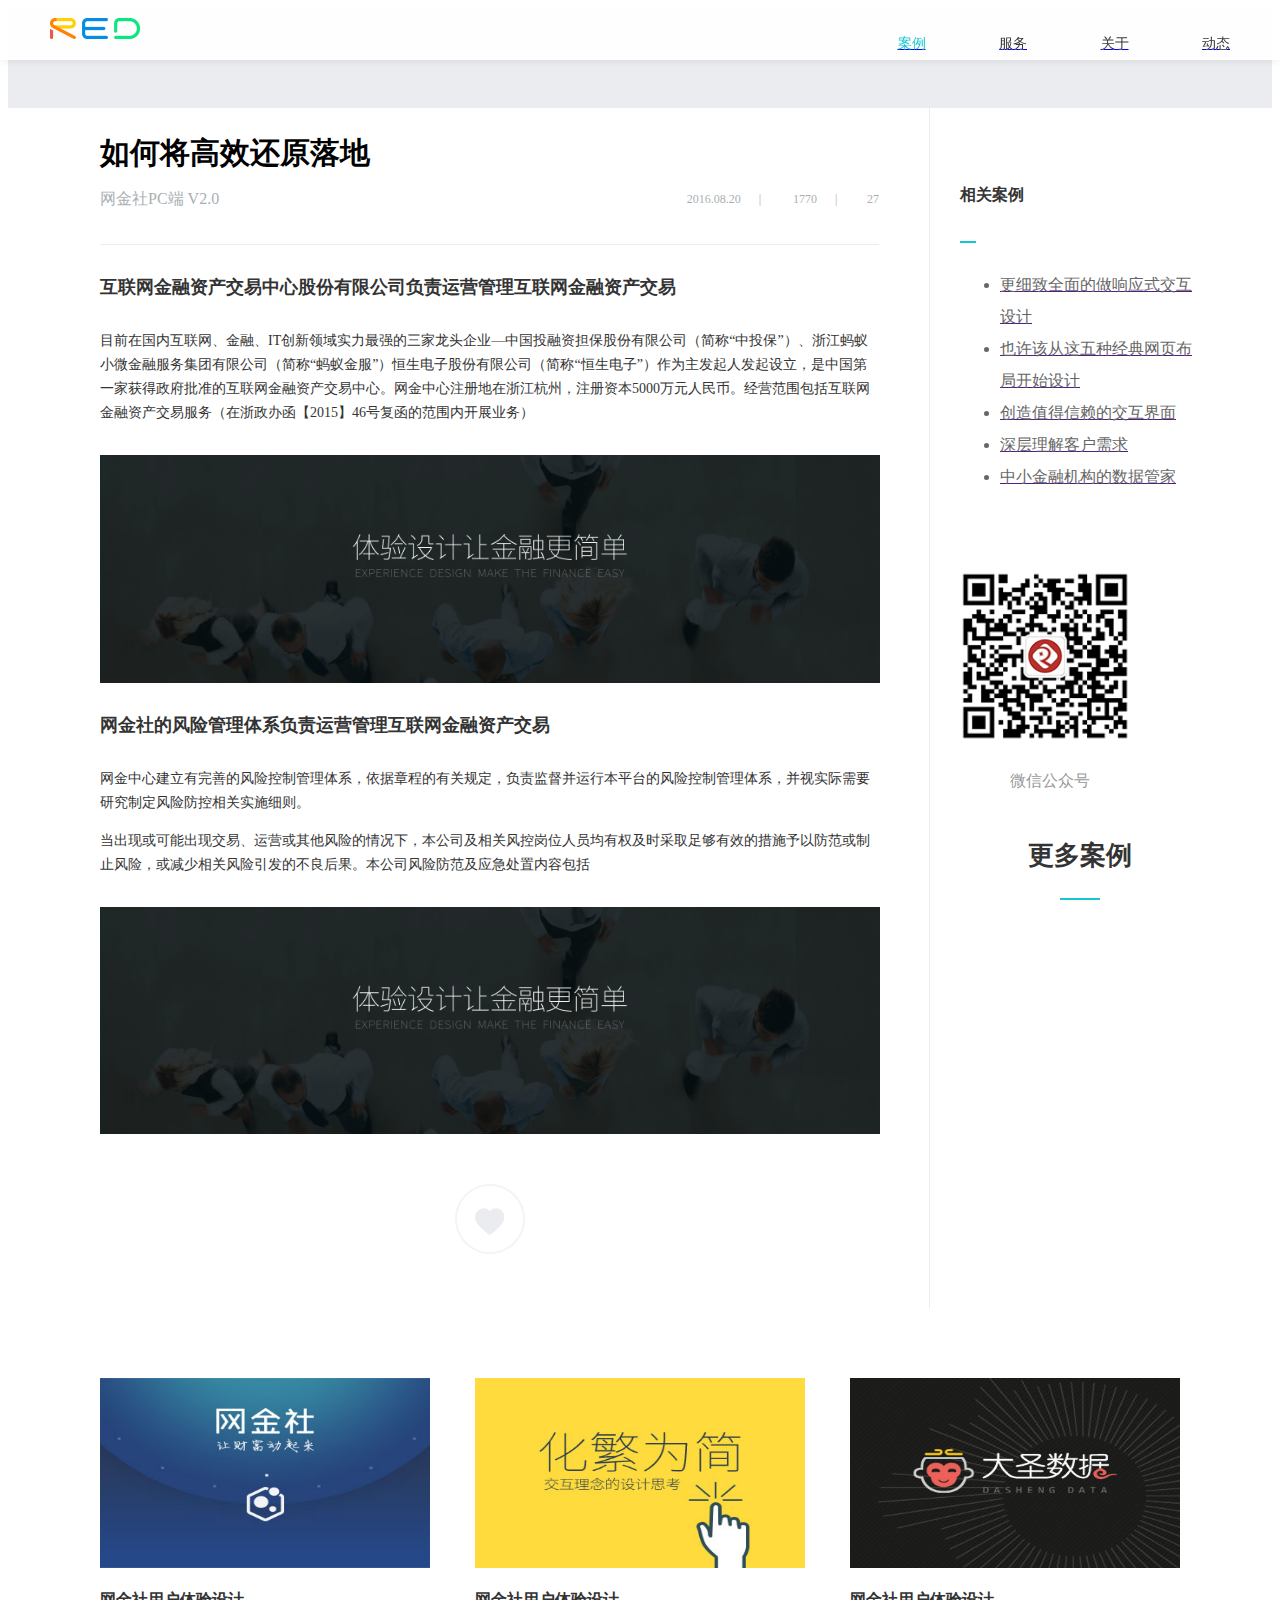
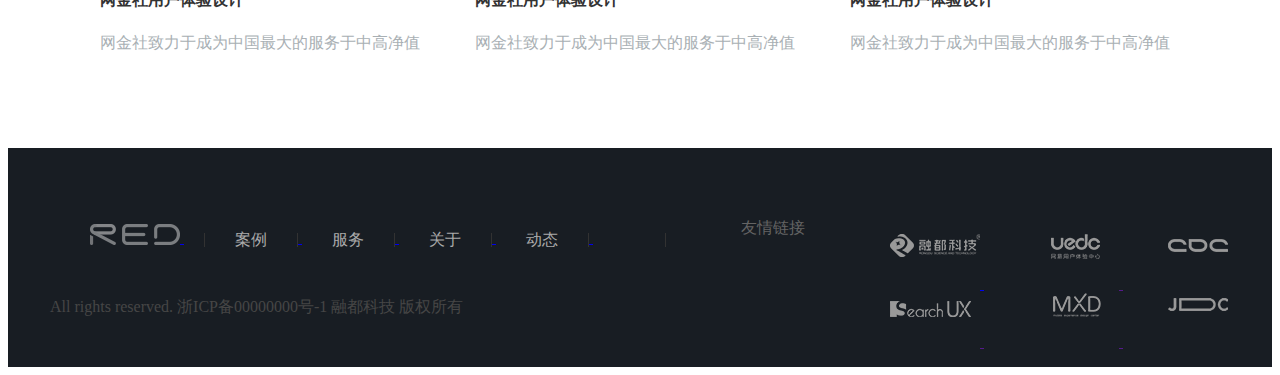
<file: case_detail.html>
<!DOCTYPE html>
<html>

	<head lang="zh-CN">
		<meta charset="utf-8" />
		<meta name="keywords" content="融都科技设计部网站_1">
		<meta name="description" content="融都科技设计部网站_2">
		<meta http-equiv="X-UA-Compatible" content="IE=edge,chrome=1" />
		<meta name="viewport" content="width=device-width,initial-scale=1,minimum-scale=1,maximum-scale=1,user-scalable=no" />
		<link rel="icon" href="img/R.ico" />
		<link rel="stylesheet" href="//g.alicdn.com/thx/cube/1.3.2/??cube.min.css,type.min.css">
		<link rel="stylesheet" href="css/animate.css">
		<link rel="stylesheet" type="text/css" href="js/unslide/unslider.css" />
		<!--<script src="//libs.baidu.com/jquery/1.9.0/jquery.min.js"></script>-->
		<script src="js/jquery.min.js" type="text/javascript" charset="utf-8"></script>
		<link rel="stylesheet" type="text/css" href="js/layer/skin/layer.css"/>
		<link rel="stylesheet" href="css/style.css">
		<title>融都科技设计部网站</title>
	</head>

	<body class="">
	<!--[if lte IE 9]>
		<div style="background-color:#FF9966;color:#fff;text-align:center;">为了更好的用户体验,请使用chrome,火狐或最新的IE浏览器浏览本网站</div>
		<style>.g-header{top:20px;}.header-scroll{top:0;}</style>
	<![endif]-->
		<!--头部-->
		<div class="g-header header-color-fixed">
			<div class="main clearfix">
				<a href="index.html">
					<!--<div class="logo-bg logo"></div>-->
					<img src="img/LOGO.png" alt="logo" id="logo"/>
				</a>
				<ul class="fr header-menu">
					<li><a href="cases.html" class="active"><span class="act">案例</span><span class="hov">案例</span></a></li>
					<li><a href="service.html"><span class="act">服务</span><span class="hov">服务</span></a></li>
					<li><a href="about.html"><span class="act">关于</span><span class="hov">关于</span></a></li>
					<li><a href="activity.html"><span class="act">动态</span><span class="hov">动态</span></a></li>
				</ul>
			</div>
		</div>
		<div class="content bg-gray">
			<div class="page-top"></div>
			<div class="main bg-white clearfix" style="margin-bottom: 40px;">
				<div class="fl section-left">
					<h2 class="article-title">如何将高效还原落地</h2>
					<p class="article-info clearfix">网金社PC端 V2.0
						<span class="fr">
							2016.08.20 <span class="divder">|</span>
						<i class="iconfont">&#xe606;</i> 1770 <span class="divder">|</span>
						<i class="iconfont" style="font-size: 11px;">&#xe605;</i> 27
						</span>
					</p>
					<div class="article-content">
						<h4>
							互联网金融资产交易中心股份有限公司负责运营管理互联网金融资产交易
						</h4>
						<p>目前在国内互联网、金融、IT创新领域实力最强的三家龙头企业—中国投融资担保股份有限公司（简称“中投保”）、浙江蚂蚁小微金融服务集团有限公司（简称“蚂蚁金服”）恒生电子股份有限公司（简称“恒生电子”）作为主发起人发起设立，是中国第一家获得政府批准的互联网金融资产交易中心。网金中心注册地在浙江杭州，注册资本5000万元人民币。经营范围包括互联网金融资产交易服务（在浙政办函【2015】46号复函的范围内开展业务）</p>
						<img src="img/baner-1.png" />
						<h4>
							网金社的风险管理体系负责运营管理互联网金融资产交易
						</h4>
						<p>网金中心建立有完善的风险控制管理体系，依据章程的有关规定，负责监督并运行本平台的风险控制管理体系，并视实际需要研究制定风险防控相关实施细则。</p>
						<p>当出现或可能出现交易、运营或其他风险的情况下，本公司及相关风控岗位人员均有权及时采取足够有效的措施予以防范或制止风险，或减少相关风险引发的不良后果。本公司风险防范及应急处置内容包括</p>
						<img src="img/baner-1.png" />
					</div>
					<div class="text-center">
						<a href="javascript:;" class="like-img like btn-like" data-post-id="1" data-action="/likePost"></a>
					</div>
				</div>
				<div class="fl section-right">
					<h4>相关案例</h4>
					<p class="green-line-box" style="text-align: left;">
						<span class="green-line" style="width: 16px;margin: 10px 0;"></span>
					</p>
					<ul class="related-case-list">
						<a href="">
							<li class="ellipsis">更细致全面的做响应式交互设计</li>
						</a>
						<a href="">
							<li class="ellipsis">也许该从这五种经典网页布局开始设计</li>
						</a>
						<a href="">
							<li class="ellipsis">创造值得信赖的交互界面</li>
						</a>
						<a href="">
							<li class="ellipsis">深层理解客户需求</li>
						</a>
						<a href="">
							<li class="ellipsis">中小金融机构的数据管家</li>
						</a>
					</ul>
					<div class="right-wx-box">
						<img src="img/footwx.png" />
						<p style="text-indent: 50px;color: #999;">微信公众号</p>
					</div>

				</div>
			</div>
		<div class="bg-white">
			<div class="main">
				<h2 class="main-title">更多案例</h2>
				<p class="green-line-box">
					<span class="green-line"></span>
				</p>

				<div class="case-slider-box">
					<ul class="case-slide-list">
						<li class="clearfix">
							<ul class="case-slide clearfix">
								<a href="case_detail.html">
									<li class="fl">
										<img src="img/wjs.jpg" />
										<h3 class="case-title ellipsis">网金社用户体验设计</h3>
										<p class="case-sub-title ellipsis">网金社致力于成为中国最大的服务于中高净值</p>

									</li>
								</a>
								<a href="case_detail.html">
									<li class="fl">
										<img src="img/huanhuan.jpg" />
										<h3 class="case-title ellipsis">网金社用户体验设计</h3>
										<p class="case-sub-title ellipsis">网金社致力于成为中国最大的服务于中高净值</p>

									</li>
								</a>
								<a href="case_detail.html">
									<li class="fl">
										<img src="img/dasheng.jpg" />
										<h3 class="case-title ellipsis">网金社用户体验设计</h3>
										<p class="case-sub-title ellipsis">网金社致力于成为中国最大的服务于中高净值</p>

									</li>
								</a>

							</ul>
						</li>
						<li class="clearfix">
							<ul class="case-slide clearfix">
								<a href="case_detail.html">
									<li class="fl">
										<img src="img/bear.jpg" />
										<h3 class="case-title ellipsis">网金社用户体验设计</h3>
										<p class="case-sub-title ellipsis">网金社致力于成为中国最大的服务于中高净值</p>

									</li>
								</a>
								<a href="case_detail.html">
									<li class="fl">
										<img src="img/dasheng.jpg" />
										<h3 class="case-title ellipsis">网金社用户体验设计</h3>
										<p class="case-sub-title ellipsis">网金社致力于成为中国最大的服务于中高净值</p>

									</li>
								</a>
								<a href="case_detail.html">
									<li class="fl">
										<img src="img/huanhuan.jpg" />
										<h3 class="case-title ellipsis">网金社用户体验设计</h3>
										<p class="case-sub-title ellipsis">网金社致力于成为中国最大的服务于中高净值</p>

									</li>
								</a>

							</ul>
						</li>
					</ul>
				</div>
			</div>
		</div>

		</div>
		
	<div class="g-footer">
			<div class="main clearfix">
				<div class="fl">
					<ul class="footer-link-list">
						<a href="index.html">
							<li style="border-right: none;padding: 0;">
								<img src="img/footer-logo.png" />
							</li>
						</a>
						<a href="cases.html">
							<li style="border-left: 1px solid #323232;margin-left: 20px;">案例</li>
						</a>
						<a href="service.html">
							<li>服务</li>
						</a>
						<a href="about.html">
							<li>关于</li>
						</a>
						<a href="activity.html">
							<li>动态</li>
						</a>
						<a href="javascript:;" id="show-weixin">
							<li><span class="iconfont">&#xe60a;</span></li>
							<div class="wx-box">
								<img src="img/footwx.png" />
							</div>
						</a>
					</ul>
					<p class="copyright">All rights reserved. 浙ICP备00000000号-1 融都科技 版权所有</p>
				</div>
				<div class="fr clearfix" style="margin-top:10px;">
					<span class="friend-link-title">友情链接</span>
					<ul class="friend-link-list fr">
						<a href="http://erongdu.com" target="_blank" title="融都科技">
							<li class="footer-logos logo1"></li>
						</a>
						<a href="" target="_blank" title="">
							<li class="footer-logos logo2"></li>
						</a>
						<a href="" target="_blank" title="">
							<li class="footer-logos logo3"></li>
						</a>
						<a href="" target="_blank" title="">
							<li class="footer-logos logo4"></li>
						</a>
						<a href="" target="_blank" title="">
							<li class="footer-logos logo5"></li>
						</a>
						<a href="" target="_blank" title="">
							<li class="footer-logos logo6"></li>
						</a>
					</ul>
				</div>
				<a href="javascript:void(0);" class="to-top" title="回到顶部">
					<div class="iconfont">&#xe600;</div>
					UP
				</a>
			</div>

		</div>
	</body>
	<script src="js/layer/layer.js" type="text/javascript" charset="utf-8"></script>
	<script src="js/unslide/unslider-min.js" type="text/javascript" charset="utf-8"></script>
	<script src="js/common.js" type="text/javascript" charset="utf-8"></script>
	<script type="text/javascript">
		$(function() {
			//轮播
			$('.case-slider-box').unslider({
				autoplay: false,
				infinite: true,
				nav: false,
				arrows: {
					prev: '<span class="case-slider-btn slider-pre iconfont">&#xe603;</span>',
					next: '<span class="case-slider-btn slider-next iconfont">&#xe602;</span>',
				},
				selectors: {
					container: '.case-slide-list',
					slides: 'li'
				}

			});

		});
	</script>

</html>
</file>
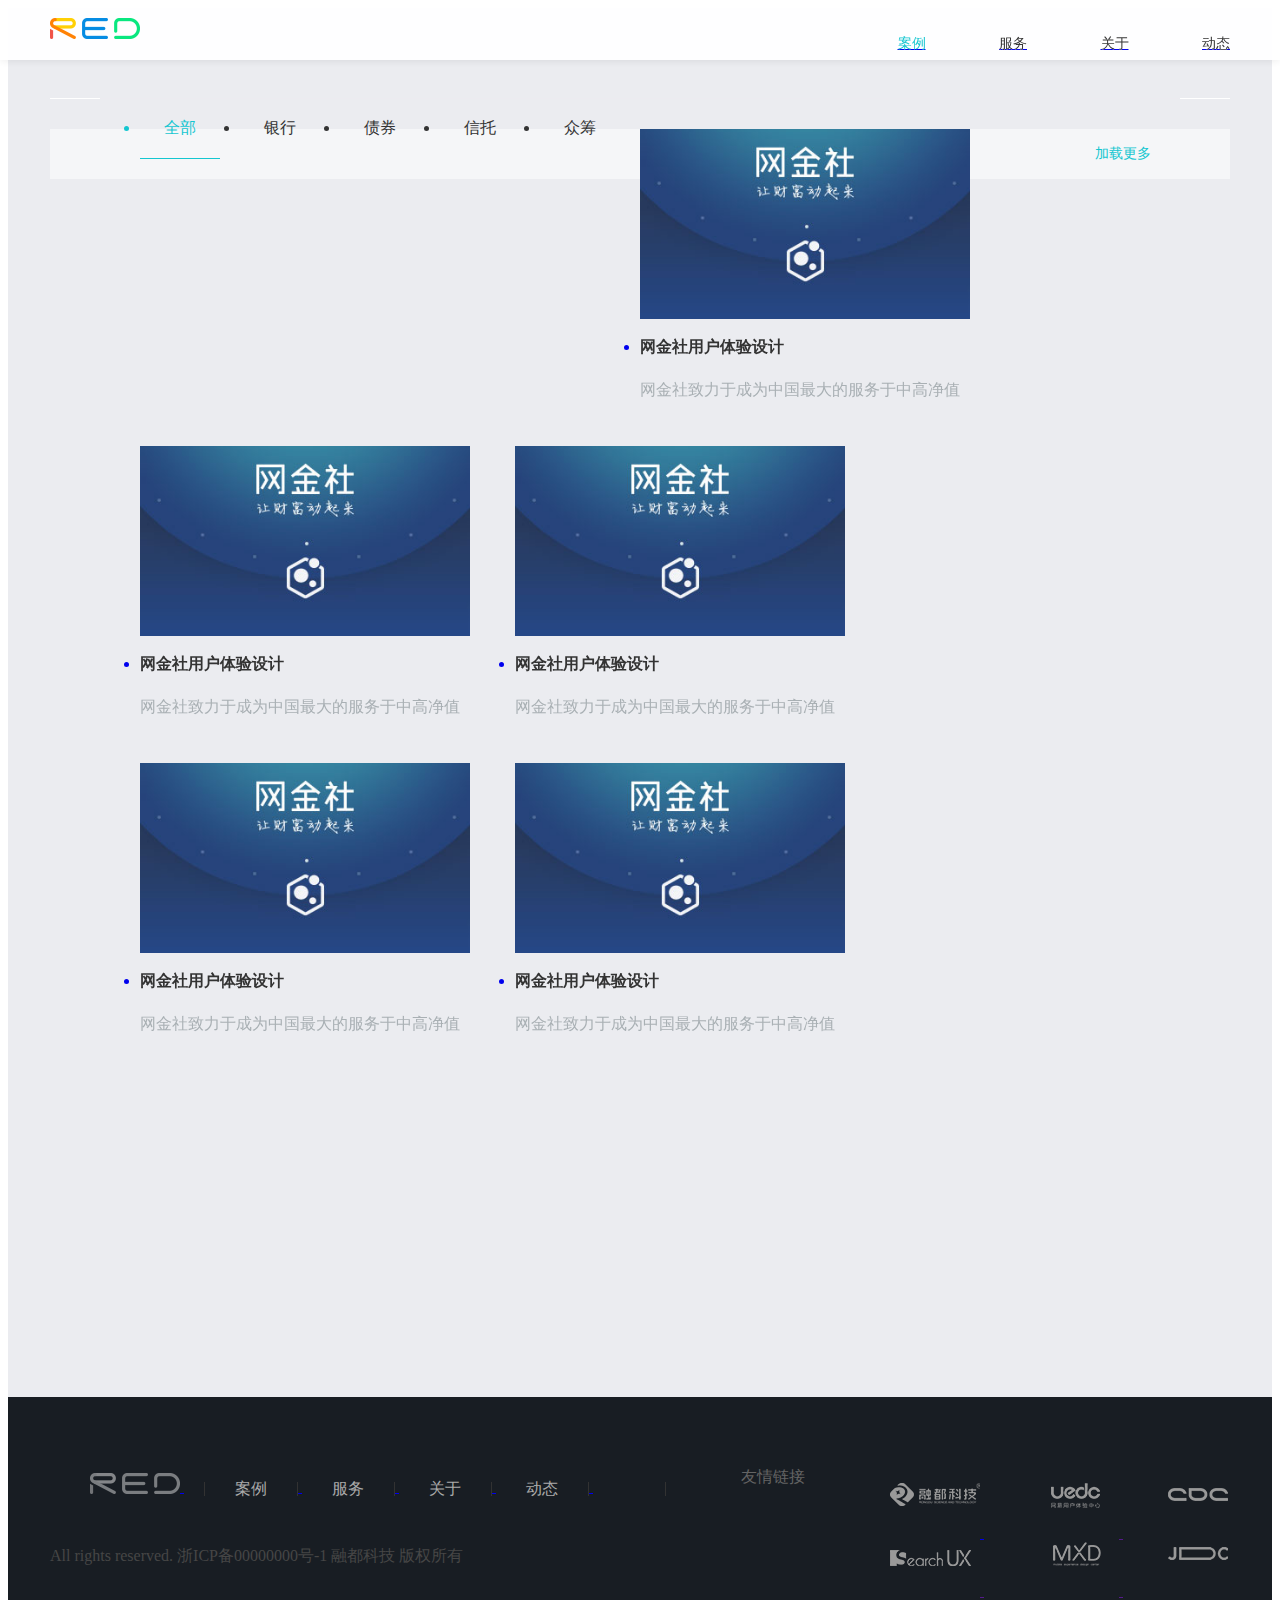
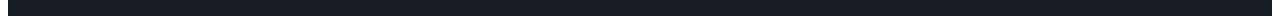
<file: cases.html>
<!DOCTYPE html>
<html>

	<head lang="zh-CN">
		<meta charset="utf-8" />
		<meta name="keywords" content="融都科技设计部网站_1">
		<meta name="description" content="融都科技设计部网站_2">
		<meta http-equiv="X-UA-Compatible" content="IE=edge,chrome=1" />
		<meta name="viewport" content="width=device-width,initial-scale=1,minimum-scale=1,maximum-scale=1,user-scalable=no" />
		<link rel="icon" href="img/R.ico" />
		<link rel="stylesheet" href="//g.alicdn.com/thx/cube/1.3.2/??cube.min.css,type.min.css">
		<link rel="stylesheet" href="css/animate.css">
		<!--<script src="//libs.baidu.com/jquery/1.9.0/jquery.min.js"></script>-->
		<script src="js/jquery.min.js" type="text/javascript" charset="utf-8"></script>
		<link rel="stylesheet" type="text/css" href="js/layer/skin/layer.css"/>
		<link rel="stylesheet" href="css/style.css">
		<title>融都科技设计部网站</title>
	</head>

	<body class="">
	<!--[if lte IE 9]>
		<div style="background-color:#FF9966;color:#fff;text-align:center;">为了更好的用户体验,请使用chrome,火狐或最新的IE浏览器浏览本网站</div>
		<style>.g-header{top:20px;}.header-scroll{top:0;}</style>
	<![endif]-->
		<!--头部-->
		<div class="g-header header-color-fixed">
			<div class="main clearfix">
				<a href="index.html">
					<!--<div class="logo-bg logo"></div>-->
					<img src="img/LOGO.png" alt="logo" id="logo"/>
				</a>
				<ul class="fr header-menu">
					<li><a href="cases.html" class="active"><span class="act">案例</span><span class="hov">案例</span></a></li>
					<li><a href="service.html"><span class="act">服务</span><span class="hov">服务</span></a></li>
					<li><a href="about.html"><span class="act">关于</span><span class="hov">关于</span></a></li>
					<li><a href="activity.html"><span class="act">动态</span><span class="hov">动态</span></a></li>
				</ul>
			</div>
		</div>
		<div class="content bg-gray">
			<div class="page-top"></div>
			<div class="main bg-white case-page-box">
				<ul class="case-menu clearfix">
					<a href="javascript:;">
						<li class="active">全部</li>
					</a>
					<a href="javascript:;">
						<li>银行</li>
					</a>
					<a href="javascript:;">
						<li>债券</li>
					</a>
					<a href="javascript:;">
						<li>信托</li>
					</a>
					<a href="javascript:;">
						<li>众筹</li>
					</a>
				</ul>
				<ul class="case-list clearfix">
					<a href="case_detail.html">
						<li class="case img-ani">
							<div class="inner overflow-a">
								<!--<img src="img/wjs.jpg" />-->
								<div class="case-img" style="background-image: url(img/wjs.jpg);"></div>
								<h3 class="case-title ellipsis">网金社用户体验设计</h3>
								<p class="case-sub-title ellipsis">网金社致力于成为中国最大的服务于中高净值</p>
							</div>
						</li>
					</a>
					<a href="case_detail.html">
						<li class="case img-ani">
							<div class="inner overflow-a">
								<!--<img src="img/wjs.jpg" />-->
								<div class="case-img" style="background-image: url(img/wjs.jpg);"></div>
								<h3 class="case-title ellipsis">网金社用户体验设计</h3>
								<p class="case-sub-title ellipsis">网金社致力于成为中国最大的服务于中高净值</p>
							</div>
						</li>
					</a>
					<a href="case_detail.html">
						<li class="case img-ani">
							<div class="inner overflow-a">
								<!--<img src="img/wjs.jpg" />-->
								<div class="case-img" style="background-image: url(img/wjs.jpg);"></div>
								<h3 class="case-title ellipsis">网金社用户体验设计</h3>
								<p class="case-sub-title ellipsis">网金社致力于成为中国最大的服务于中高净值</p>
							</div>
						</li>
					</a>
					<a href="case_detail.html">
						<li class="case img-ani">
							<div class="inner overflow-a">
								<!--<img src="img/wjs.jpg" />-->
								<div class="case-img" style="background-image: url(img/wjs.jpg);"></div>
								<h3 class="case-title ellipsis">网金社用户体验设计</h3>
								<p class="case-sub-title ellipsis">网金社致力于成为中国最大的服务于中高净值</p>
							</div>
						</li>
					</a>
					<a href="case_detail.html">
						<li class="case img-ani">
							<div class="inner overflow-a">
								<!--<img src="img/wjs.jpg" />-->
								<div class="case-img" style="background-image: url(img/wjs.jpg);"></div>
								<h3 class="case-title ellipsis">网金社用户体验设计</h3>
								<p class="case-sub-title ellipsis">网金社致力于成为中国最大的服务于中高净值</p>
							</div>
						</li>
					</a>
					<a href="case_detail.html">
						<li class="case img-ani">
							<div class="inner overflow-a">
								<!--<img src="img/wjs.jpg" />-->
								<div class="case-img" style="background-image: url(img/wjs.jpg);"></div>
								<h3 class="case-title ellipsis">网金社用户体验设计</h3>
								<p class="case-sub-title ellipsis">网金社致力于成为中国最大的服务于中高净值</p>
							</div>
						</li>
					</a>
					<a href="case_detail.html">
						<li class="case img-ani">
							<div class="inner overflow-a">
								<!--<img src="img/wjs.jpg" />-->
								<div class="case-img" style="background-image: url(img/banner-1.jpg);"></div>
								<h3 class="case-title ellipsis">网金社用户体验设计</h3>
								<p class="case-sub-title ellipsis">网金社致力于成为中国最大的服务于中高净值</p>
							</div>
						</li>
					</a>
				</ul>
				
			</div>
			<div class="main" style="margin-top: 10px;padding-bottom: 40px;">
				<div class="more-case" style="font-size: 14px;font-weight: normal;">
					加载更多
				</div>
			</div>
		</div>

	<div class="g-footer">
			<div class="main clearfix">
				<div class="fl">
					<ul class="footer-link-list">
						<a href="index.html">
							<li style="border-right: none;padding: 0;">
								<img src="img/footer-logo.png" />
							</li>
						</a>
						<a href="cases.html">
							<li style="border-left: 1px solid #323232;margin-left: 20px;">案例</li>
						</a>
						<a href="service.html">
							<li>服务</li>
						</a>
						<a href="about.html">
							<li>关于</li>
						</a>
						<a href="activity.html">
							<li>动态</li>
						</a>
						<a href="javascript:;" id="show-weixin">
							<li><span class="iconfont">&#xe60a;</span></li>
							<div class="wx-box">
								<img src="img/footwx.png" />
							</div>
						</a>
					</ul>
					<p class="copyright">All rights reserved. 浙ICP备00000000号-1 融都科技 版权所有</p>
				</div>
				<div class="fr clearfix" style="margin-top:10px;">
					<span class="friend-link-title">友情链接</span>
					<ul class="friend-link-list fr">
						<a href="http://erongdu.com" target="_blank" title="融都科技">
							<li class="footer-logos logo1"></li>
						</a>
						<a href="" target="_blank" title="">
							<li class="footer-logos logo2"></li>
						</a>
						<a href="" target="_blank" title="">
							<li class="footer-logos logo3"></li>
						</a>
						<a href="" target="_blank" title="">
							<li class="footer-logos logo4"></li>
						</a>
						<a href="" target="_blank" title="">
							<li class="footer-logos logo5"></li>
						</a>
						<a href="" target="_blank" title="">
							<li class="footer-logos logo6"></li>
						</a>
					</ul>
				</div>
				<a href="javascript:void(0);" class="to-top" title="回到顶部">
					<div class="iconfont">&#xe600;</div>
					UP
				</a>
			</div>

		</div>
	</body>
	<script src="js/layer/layer.js" type="text/javascript" charset="utf-8"></script>
	<script src="js/common.js" type="text/javascript" charset="utf-8"></script>
</html>
</file>
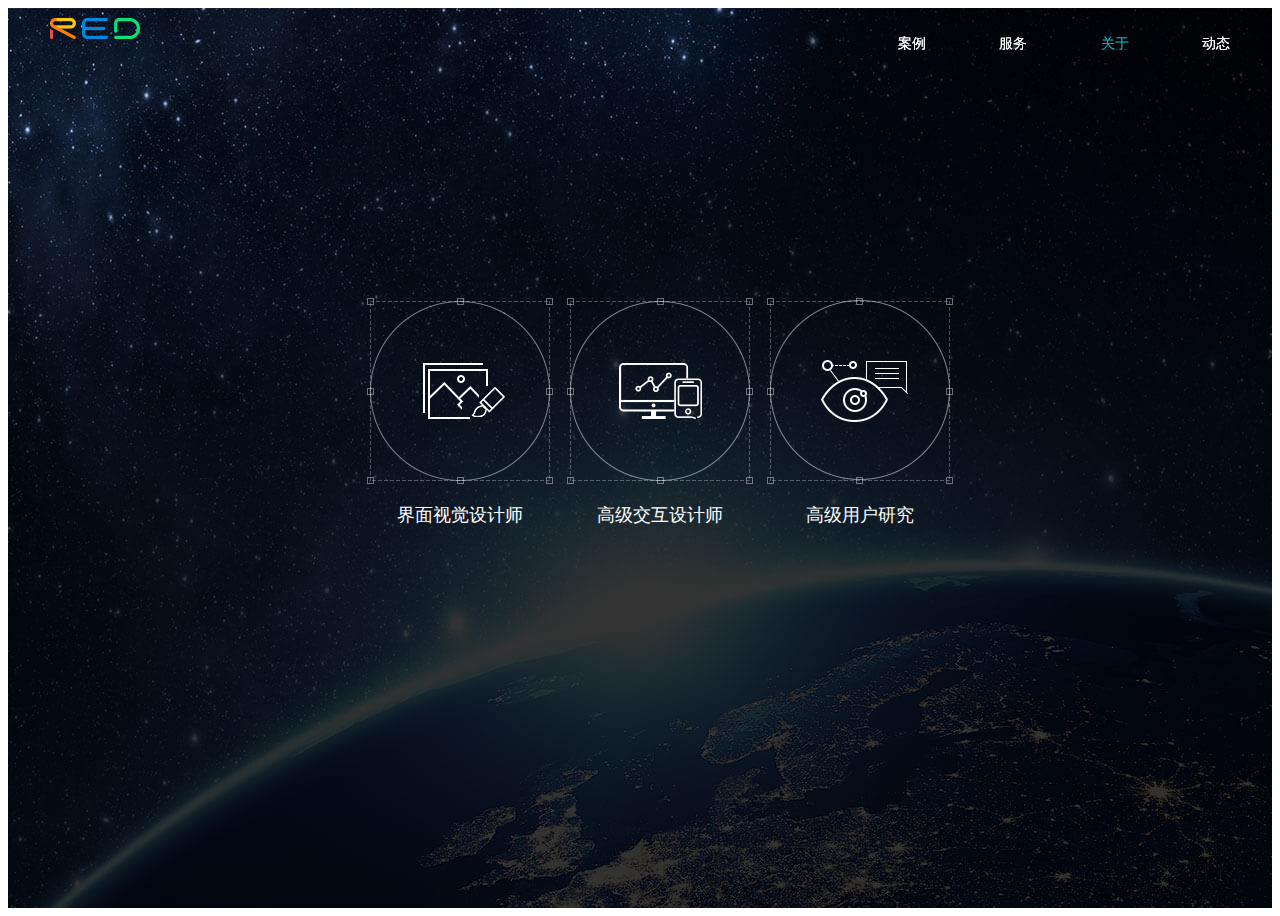
<file: join.html>
<!DOCTYPE html>
<html>

	<head lang="zh-CN">
		<meta charset="utf-8" />
		<meta name="keywords" content="融都科技设计部网站_1">
		<meta name="description" content="融都科技设计部网站_2">
		<meta http-equiv="X-UA-Compatible" content="IE=edge,chrome=1" />
		<meta name="viewport" content="width=device-width,initial-scale=1,minimum-scale=1,maximum-scale=1,user-scalable=no" />
		<link rel="icon" href="img/R.ico" />
		<link rel="stylesheet" href="//g.alicdn.com/thx/cube/1.3.2/??cube.min.css,type.min.css">
		<link rel="stylesheet" href="css/animate.css">
		<!--<script src="//libs.baidu.com/jquery/1.9.0/jquery.min.js"></script>-->
		<script src="js/jquery.min.js" type="text/javascript" charset="utf-8"></script>
		<link rel="stylesheet" type="text/css" href="js/unslide/unslider.css" />
		<link rel="stylesheet" type="text/css" href="js/layer/skin/layer.css" />
		<link rel="stylesheet" href="css/style.css">
		<title>融都科技设计部网站</title>

	</head>

	<body>
		<!--[if lte IE 9]>
		<div style="background-color:#FF9966;color:#fff;text-align:center;">为了更好的用户体验,请使用chrome,火狐或最新的IE浏览器浏览本网站</div>
		<style>.g-header{top:20px;}.header-scroll{top:0;}</style>
	<![endif]-->
		<!--头部-->
		<div class="g-header">
			<div class="main clearfix">
				<a href="index.html">
					<!--<div class="logo-bg logo"></div>-->
					<img src="img/LOGO.png" alt="logo" id="logo"/>
				</a>
				<ul class="fr header-menu">
					<li><a href="cases.html"><span class="act">案例</span><span class="hov">案例</span></a></li>
					<li><a href="service.html"><span class="act">服务</span><span class="hov">服务</span></a></li>
					<li><a href="about.html" class="active"><span class="act">关于</span><span class="hov">关于</span></a></li>
					<li><a href="activity.html"><span class="act">动态</span><span class="hov">动态</span></a></li>
				</ul>
			</div>
		</div>

		<!--内容-->
		<div class="content join-bg">
			<div class="main job-box">
				<ul class="job-list text-center">
					<a href="javascript:;" class="join-now">
						<li class="job">
							<div class="job-img job-1"></div>
							<p>界面视觉设计师</p>
						</li>
					</a>
					<a href="javascript:;" class="join-now">
						<li class="job">
							<div class="job-img job-2"></div>
							<p>高级交互设计师</p>
						</li>
					</a>
					<a href="javascript:;" class="join-now">
						<li class="job">
							<div class="job-img job-3"></div>
							<p>高级用户研究</p>
						</li>
					</a>
				</ul>
			</div>
		</div>
		<style type="text/css">
			.layui-layer{
				background: none;
			}
			.layui-layer-ico.layui-layer-close.layui-layer-close2 {
				background: none;
				right: -55px;
				top: -14px;
				text-align: center;
				line-height: 30px;
				-webkit-transition: all 0.8s;
				transition: all 0.8s;
			}
			
			.layui-layer-ico.layui-layer-close.layui-layer-close2:hover {
				-webkit-transform: rotate(180deg);
				transform: rotate(180deg);
			}
			
			.layui-layer-ico.layui-layer-close.layui-layer-close2:after {
				content: '\e604';
				font-family: 'iconfont';
				color: #fff;
				font-size: 24px;
				font-weight: 100;
			}
		</style>
		<!--弹窗-->
		<div id="job-modal-1" class="join-modal">
			<i class="contact-close-btn iconfont">&#xe604;</i>
			<div class="join-modal-box">
				<div class="modal-main">
					<h4 class="modal-title">界面视觉设计师</h4>
					<p class="modal-sub-title" style="margin-top: 0;">Interface  Graphical Designer</p>
					<div class="job-detail clearfix">
						<dl>
						<dt>工作职责</dt>
						<dd>产品界面视觉设计定义与执行工作  </dd>
						<dd>设计方案呈现并与客户沟通设计思路</dd>
						<dd>产品界面视觉设计规范建立</dd>
						<dd>指导设计助理或实习生工作</dd>
					</dl>
					<dl >
						<dt>职位要求</dt>
						<dd>优秀的视觉设计表现能力      </dd>
						<dd>独立思考与创作能力</dd>
						<dd>关注互联网，软件与各类电子产品</dd>
						<dd>对于交互设计的理解与分析能力</dd>
						<dd>有完整作品集（含临摹）可供参考</dd>
					</dl>
					</div>
					<p class="" style="padding-left: 30px;">发送简历及作品集至 ued@erongdu.com，邮件主题为“ 职位+姓名 ”</p>
				</div>
				<div class="modal-bottom">
					<a href="javascript:;" class="deliver-btn">
						投递简历
					</a>
				</div>
			</div>
		</div>
	</body>
	<script src="js/layer/layer.js" type="text/javascript" charset="utf-8"></script>
	<script src="js/common.js" type="text/javascript" charset="utf-8"></script>
	<script type="text/javascript">
		$(function() {
			//加入我们 弹窗
			$(".join-now").click(function() {
				layer.open({
					title: false,
					area: ['680px', '510px'],
					closeBtn: 1,
					btn: false,
					shade: [1, 'transparent'],
					content: $("#job-modal-1").html(),
					success: function(currentLayer) {
					}

				});
			});
		});
	</script>

</html>
</file>
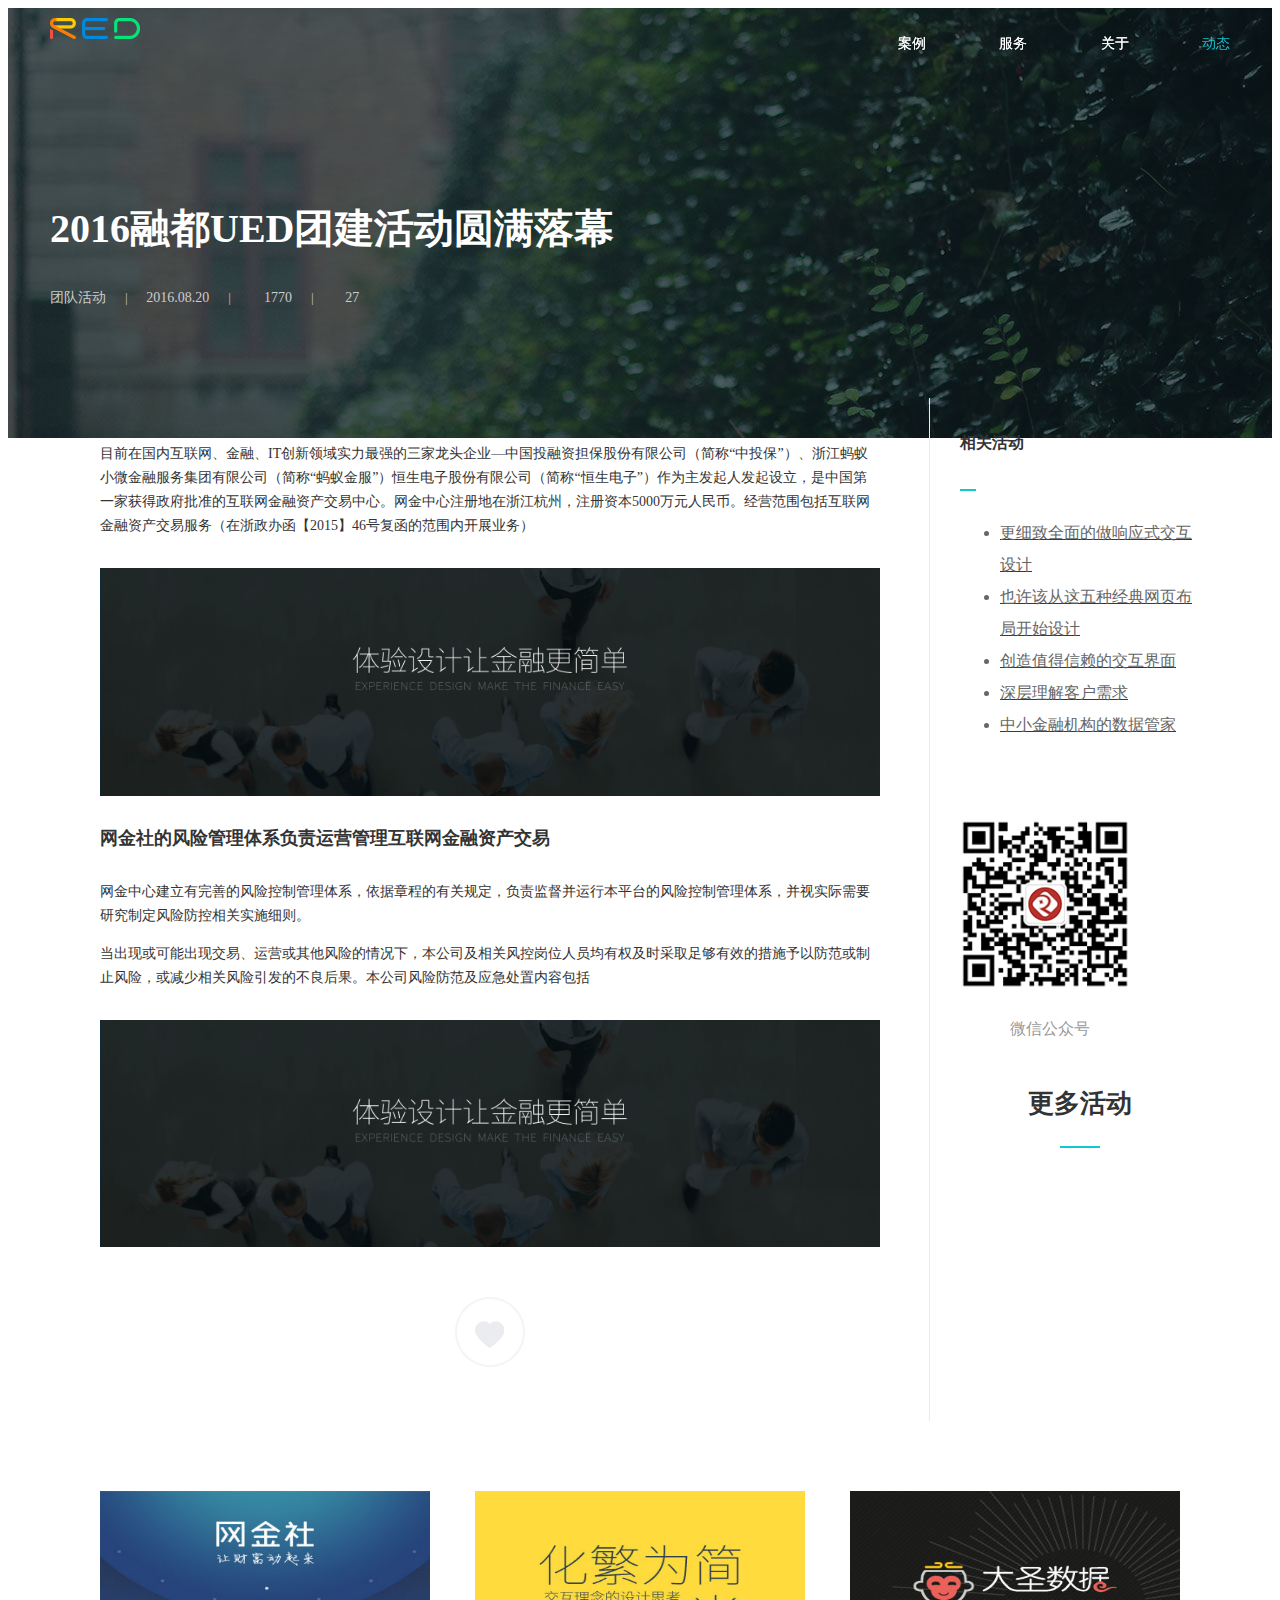
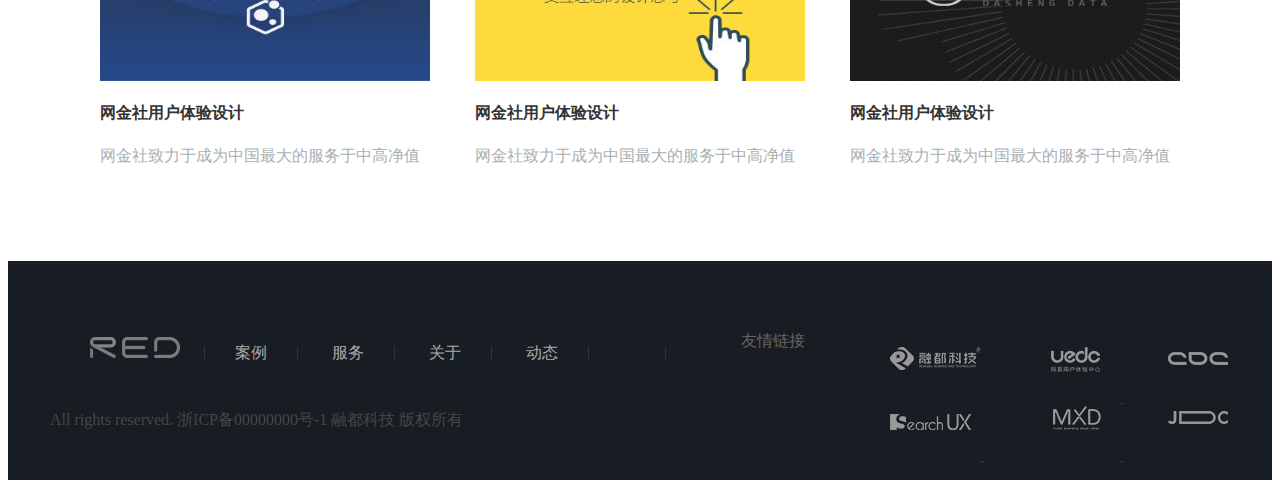
<file: opinion_detail.html>
<!DOCTYPE html>
<html>

	<head lang="zh-CN">
		<meta charset="utf-8" />
		<meta name="keywords" content="融都科技设计部网站_1">
		<meta name="description" content="融都科技设计部网站_2">
		<meta http-equiv="X-UA-Compatible" content="IE=edge,chrome=1" />
		<meta name="viewport" content="width=device-width,initial-scale=1,minimum-scale=1,maximum-scale=1,user-scalable=no" />
		<link rel="icon" href="img/R.ico" />
		<link rel="stylesheet" href="//g.alicdn.com/thx/cube/1.3.2/??cube.min.css,type.min.css">
		<link rel="stylesheet" href="css/animate.css">
		<link rel="stylesheet" type="text/css" href="js/unslide/unslider.css" />
		<!--<script src="//libs.baidu.com/jquery/1.9.0/jquery.min.js"></script>-->
		<script src="js/jquery.min.js" type="text/javascript" charset="utf-8"></script>
		<link rel="stylesheet" type="text/css" href="js/layer/skin/layer.css"/>
		<link rel="stylesheet" href="css/style.css">
		<title>融都科技设计部网站</title>
	</head>

	<body class="">
	<!--[if lte IE 9]>
		<div style="background-color:#FF9966;color:#fff;text-align:center;">为了更好的用户体验,请使用chrome,火狐或最新的IE浏览器浏览本网站</div>
		<style>.g-header{top:20px;}.header-scroll{top:0;}</style>
	<![endif]-->
		<!--头部-->
		<div class="g-header">
			<div class="main clearfix">
				<a href="index.html">
					<!--<div class="logo-bg logo"></div>-->
					<img src="img/LOGO.png" alt="logo" id="logo"/>
				</a>
				<ul class="fr header-menu">
					<li><a href="cases.html"><span class="act">案例</span><span class="hov">案例</span></a></li>
					<li><a href="service.html"><span class="act">服务</span><span class="hov">服务</span></a></li>
					<li><a href="about.html"><span class="act">关于</span><span class="hov">关于</span></a></li>
					<li><a href="activity.html" class="active"><span class="act">动态</span><span class="hov">动态</span></a></li>
				</ul>
			</div>
		</div>
		<div class="content bg-gray">
			<div class="oponion-banner" style="background-image: url(img/opinion-banner.jpg);">
				<div class="main opinin-title-box">
					<h2>2016融都UED团建活动圆满落幕</h2>
					<p>
						团队活动
						<i class="divder">|</i> 2016.08.20
						<i class="divder">|</i>
						<i class="iconfont">&#xe606;</i> 1770
						<i class="divder">|</i>
						<i class="iconfont small">&#xe605;</i> 27
					</p>
				</div>
			</div>
			<div class="main bg-white clearfix" style="margin-bottom: 40px;margin-top: -40px;">
				<div class="fl section-left">
					<div class="article-content">
						<p>目前在国内互联网、金融、IT创新领域实力最强的三家龙头企业—中国投融资担保股份有限公司（简称“中投保”）、浙江蚂蚁小微金融服务集团有限公司（简称“蚂蚁金服”）恒生电子股份有限公司（简称“恒生电子”）作为主发起人发起设立，是中国第一家获得政府批准的互联网金融资产交易中心。网金中心注册地在浙江杭州，注册资本5000万元人民币。经营范围包括互联网金融资产交易服务（在浙政办函【2015】46号复函的范围内开展业务）</p>
						<img src="img/baner-1.png" />
						<h4>
							网金社的风险管理体系负责运营管理互联网金融资产交易
						</h4>
						<p>网金中心建立有完善的风险控制管理体系，依据章程的有关规定，负责监督并运行本平台的风险控制管理体系，并视实际需要研究制定风险防控相关实施细则。</p>
						<p>当出现或可能出现交易、运营或其他风险的情况下，本公司及相关风控岗位人员均有权及时采取足够有效的措施予以防范或制止风险，或减少相关风险引发的不良后果。本公司风险防范及应急处置内容包括</p>
						<img src="img/baner-1.png" />
					</div>
					<div class="text-center">
						<a href="javascript:;" class="like-img like btn-like" data-post-id="1" data-action="/likePost"></a>
					</div>
				</div>
				<div class="fl section-right">
					<h4 style="margin-top: 0;">相关活动</h4>
					<p class="green-line-box" style="text-align: left;">
						<span class="green-line" style="width: 16px;margin: 10px 0;"></span>
					</p>
					<ul class="related-case-list">
						<a href="">
							<li class="ellipsis">更细致全面的做响应式交互设计</li>
						</a>
						<a href="">
							<li class="ellipsis">也许该从这五种经典网页布局开始设计</li>
						</a>
						<a href="">
							<li class="ellipsis">创造值得信赖的交互界面</li>
						</a>
						<a href="">
							<li class="ellipsis">深层理解客户需求</li>
						</a>
						<a href="">
							<li class="ellipsis">中小金融机构的数据管家</li>
						</a>
					</ul>
					<div class="right-wx-box">
						<img src="img/footwx.png" />
						<p style="text-indent: 50px;color: #999;">微信公众号</p>
					</div>

				</div>
			</div>
		<div class="bg-white">
			<div class="main">
				<h2 class="main-title">更多活动</h2>
				<p class="green-line-box">
					<span class="green-line"></span>
				</p>

				<div class="case-slider-box">
					<ul class="case-slide-list">
						<li class="clearfix">
							<ul class="case-slide clearfix">
								<a href="opinion_detail.html">
									<li class="fl">
										<img src="img/wjs.jpg" />
										<h3 class="case-title ellipsis">网金社用户体验设计</h3>
										<p class="case-sub-title ellipsis">网金社致力于成为中国最大的服务于中高净值</p>

									</li>
								</a>
								<a href="opinion_detail.html">
									<li class="fl">
										<img src="img/huanhuan.jpg" />
										<h3 class="case-title ellipsis">网金社用户体验设计</h3>
										<p class="case-sub-title ellipsis">网金社致力于成为中国最大的服务于中高净值</p>

									</li>
								</a>
								<a href="opinion_detail.html">
									<li class="fl">
										<img src="img/dasheng.jpg" />
										<h3 class="case-title ellipsis">网金社用户体验设计</h3>
										<p class="case-sub-title ellipsis">网金社致力于成为中国最大的服务于中高净值</p>

									</li>
								</a>

							</ul>
						</li>
						<li class="clearfix">
							<ul class="case-slide clearfix">
								<a href="opinion_detail.html">
									<li class="fl">
										<img src="img/bear.jpg" />
										<h3 class="case-title ellipsis">网金社用户体验设计</h3>
										<p class="case-sub-title ellipsis">网金社致力于成为中国最大的服务于中高净值</p>

									</li>
								</a>
								<a href="opinion_detail.html">
									<li class="fl">
										<img src="img/dasheng.jpg" />
										<h3 class="case-title ellipsis">网金社用户体验设计</h3>
										<p class="case-sub-title ellipsis">网金社致力于成为中国最大的服务于中高净值</p>

									</li>
								</a>
								<a href="opinion_detail.html">
									<li class="fl">
										<img src="img/huanhuan.jpg" />
										<h3 class="case-title ellipsis">网金社用户体验设计</h3>
										<p class="case-sub-title ellipsis">网金社致力于成为中国最大的服务于中高净值</p>

									</li>
								</a>

							</ul>
						</li>
					</ul>
				</div>
			</div>
		</div>

		</div>
		
		<div class="g-footer">
			<div class="main clearfix">
				<div class="fl">
					<ul class="footer-link-list">
						<a href="index.html">
							<li style="border-right: none;padding: 0;">
								<img src="img/footer-logo.png" />
							</li>
						</a>
						<a href="cases.html">
							<li style="border-left: 1px solid #323232;margin-left: 20px;">案例</li>
						</a>
						<a href="service.html">
							<li>服务</li>
						</a>
						<a href="about.html">
							<li>关于</li>
						</a>
						<a href="activity.html">
							<li>动态</li>
						</a>
						<a href="javascript:;" id="show-weixin">
							<li><span class="iconfont">&#xe60a;</span></li>
							<div class="wx-box">
								<img src="img/footwx.png" />
							</div>
						</a>
					</ul>
					<p class="copyright">All rights reserved. 浙ICP备00000000号-1 融都科技 版权所有</p>
				</div>
				<div class="fr clearfix" style="margin-top:10px;">
					<span class="friend-link-title">友情链接</span>
					<ul class="friend-link-list fr">
						<a href="http://erongdu.com" target="_blank" title="融都科技">
							<li class="footer-logos logo1"></li>
						</a>
						<a href="" target="_blank" title="">
							<li class="footer-logos logo2"></li>
						</a>
						<a href="" target="_blank" title="">
							<li class="footer-logos logo3"></li>
						</a>
						<a href="" target="_blank" title="">
							<li class="footer-logos logo4"></li>
						</a>
						<a href="" target="_blank" title="">
							<li class="footer-logos logo5"></li>
						</a>
						<a href="" target="_blank" title="">
							<li class="footer-logos logo6"></li>
						</a>
					</ul>
				</div>
				<a href="javascript:void(0);" class="to-top" title="回到顶部">
					<div class="iconfont">&#xe600;</div>
					UP
				</a>
			</div>

		</div>
	</body>
	<script src="js/layer/layer.js" type="text/javascript" charset="utf-8"></script>
	<script src="js/common.js" type="text/javascript" charset="utf-8"></script>
	<script src="js/unslide/unslider-min.js" type="text/javascript" charset="utf-8"></script>
	<script type="text/javascript">
		$(function() {
			//轮播
			$('.case-slider-box').unslider({
				autoplay: false,
				infinite: true,
				nav: false,
				arrows: {
					prev: '<span class="case-slider-btn slider-pre iconfont">&#xe603;</span>',
					next: '<span class="case-slider-btn slider-next iconfont">&#xe602;</span>',
				},
				selectors: {
					container: '.case-slide-list',
					slides: 'li'
				}

			});

		});
	</script>

</html>
</file>
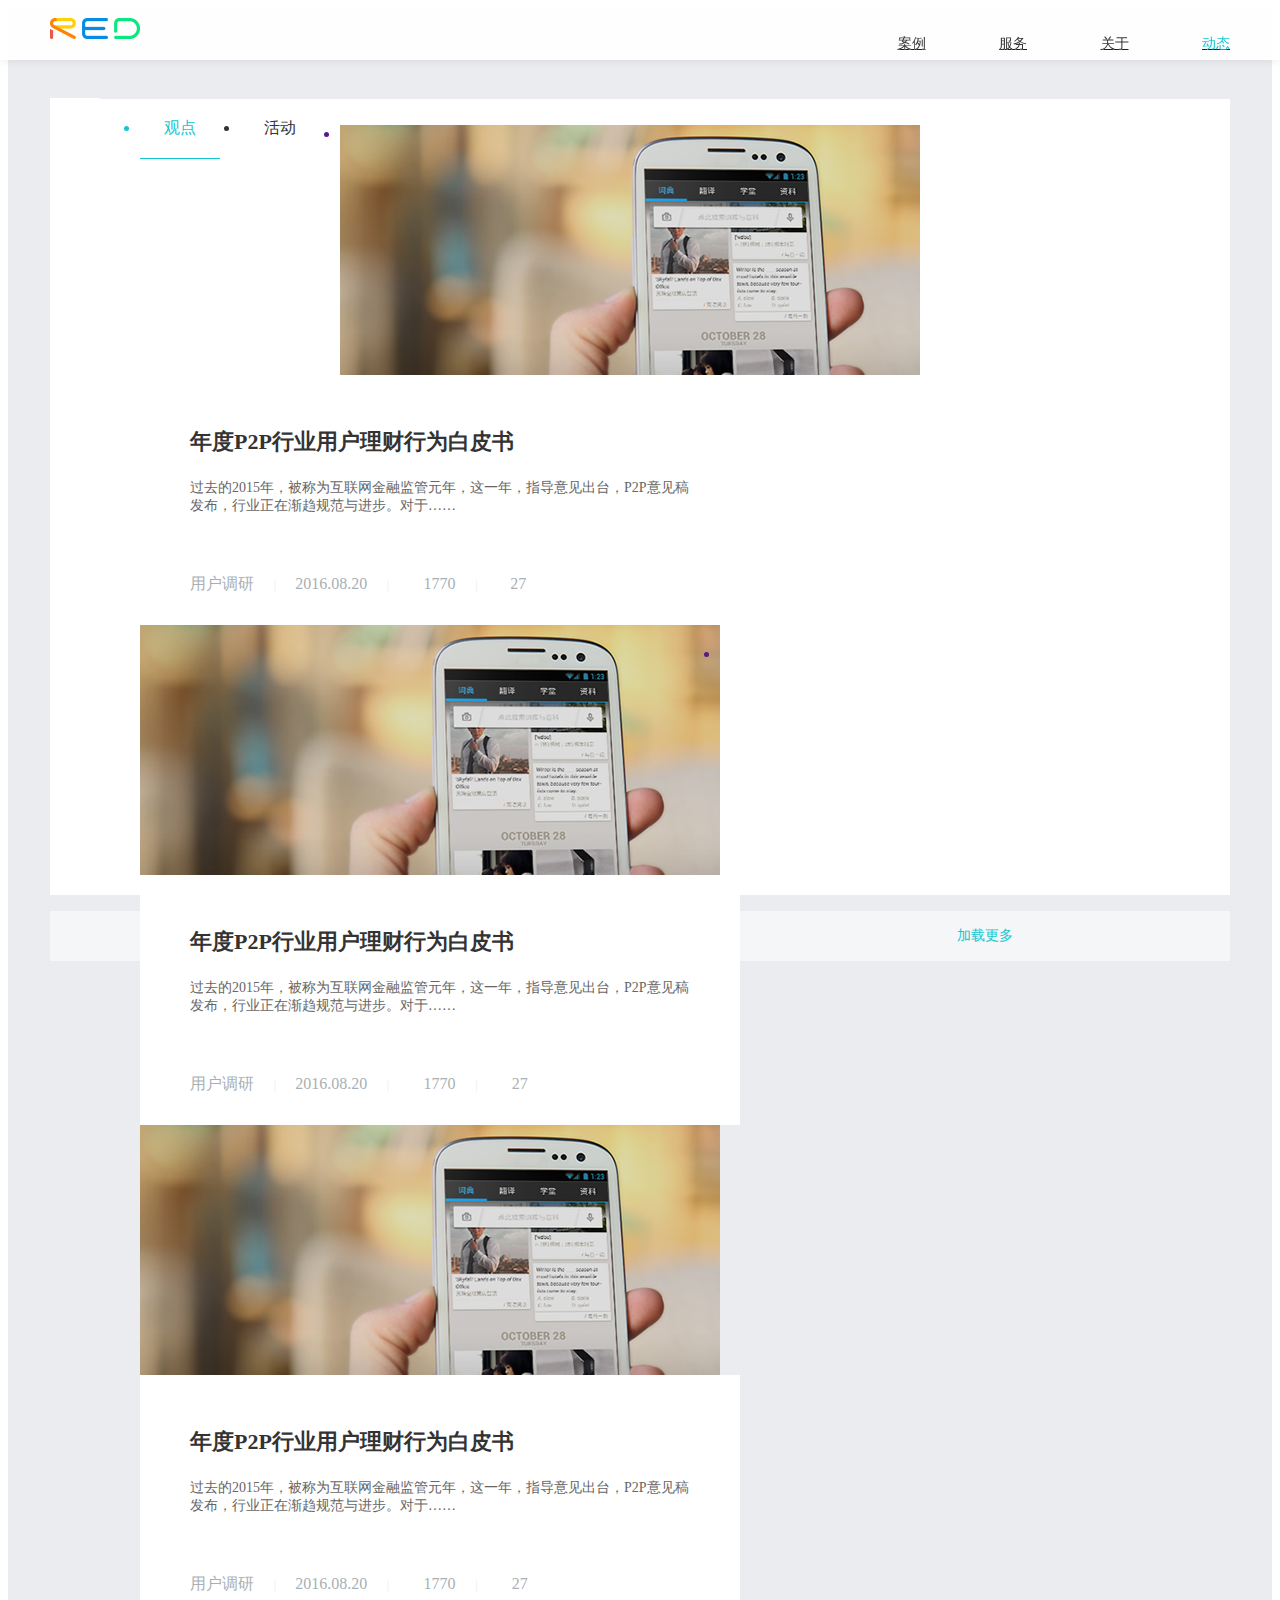
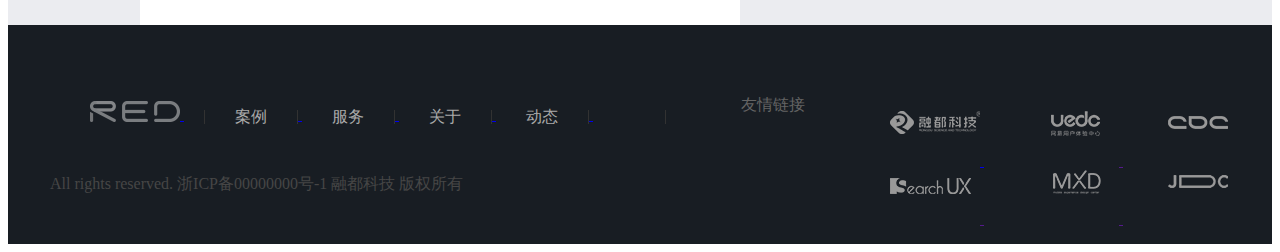
<file: opinions.html>
<!DOCTYPE html>
<html>

	<head lang="zh-CN">
		<meta charset="utf-8" />
		<meta name="keywords" content="融都科技设计部网站_1">
		<meta name="description" content="融都科技设计部网站_2">
		<meta http-equiv="X-UA-Compatible" content="IE=edge,chrome=1" />
		<meta name="viewport" content="width=device-width,initial-scale=1,minimum-scale=1,maximum-scale=1,user-scalable=no" />
		<link rel="icon" href="img/R.ico" />
		<link rel="stylesheet" href="//g.alicdn.com/thx/cube/1.3.2/??cube.min.css,type.min.css">
		<link rel="stylesheet" href="css/animate.css">
		<!--<script src="//libs.baidu.com/jquery/1.9.0/jquery.min.js"></script>-->
		<script src="js/jquery.min.js" type="text/javascript" charset="utf-8"></script>
		<link rel="stylesheet" type="text/css" href="js/layer/skin/layer.css"/>
		<link rel="stylesheet" href="css/style.css">
		<title>融都科技设计部网站</title>
	</head>

	<body class="">
	<!--[if lte IE 9]>
		<div style="background-color:#FF9966;color:#fff;text-align:center;">为了更好的用户体验,请使用chrome,火狐或最新的IE浏览器浏览本网站</div>
		<style>.g-header{top:20px;}.header-scroll{top:0;}</style>
	<![endif]-->
		<!--头部-->
		<div class="g-header header-color-fixed">
			<div class="main clearfix">
				<a href="index.html">
					<!--<div class="logo-bg logo"></div>-->
					<img src="img/LOGO.png" alt="logo" id="logo"/>
				</a>
				<ul class="fr header-menu">
					<li><a href="cases.html"><span class="act">案例</span><span class="hov">案例</span></a></li>
					<li><a href="service.html"><span class="act">服务</span><span class="hov">服务</span></a></li>
					<li><a href="about.html"><span class="act">关于</span><span class="hov">关于</span></a></li>
					<li><a href="activity.html" class="active"><span class="act">动态</span><span class="hov">动态</span></a></li>
				</ul>
			</div>
		</div>
		<div class="content bg-gray">
			<div class="page-top"></div>
			<div class="main bg-white case-page-box" style="padding-right: 0;">
				<ul class="case-menu clearfix">
					<a href="javascript:;">
						<li class="active">观点</li>
					</a>
					<a href="javascript:;">
						<li>活动</li>
					</a>
				</ul>
				<ul class="opinion-list">
					<a href="">
						<li class="clearfix">
							<div class="opinion-img-box">
								<div class="opinion-img" style="background-image: url(img/opinion.png);"></div>
							</div>
							<div class="opinon-text-box">
								<h3 class="ellipsis">年度P2P行业用户理财行为白皮书</h3>
								<p>过去的2015年，被称为互联网金融监管元年，这一年，指导意见出台，P2P意见稿发布，行业正在渐趋规范与进步。对于……</p>
								<div class="opinon-info">
									用户调研
									<i class="divder">|</i> 2016.08.20
									<i class="divder">|</i>
									<i class="iconfont">&#xe606;</i> 1770
									<i class="divder">|</i>
									<i class="iconfont" style="font-size: 12px;">&#xe605;</i> 27
								</div>
							</div>
						</li>
					</a>
					<a href="">
						<li class="clearfix">
							<div class="opinion-img-box">
								<div class="opinion-img" style="background-image: url(img/opinion.png);"></div>
							</div>
							<div class="opinon-text-box">
								<h3 class="ellipsis">年度P2P行业用户理财行为白皮书</h3>
								<p>过去的2015年，被称为互联网金融监管元年，这一年，指导意见出台，P2P意见稿发布，行业正在渐趋规范与进步。对于……</p>
								<div class="opinon-info">
									用户调研
									<i class="divder">|</i> 2016.08.20
									<i class="divder">|</i>
									<i class="iconfont">&#xe606;</i> 1770
									<i class="divder">|</i>
									<i class="iconfont">&#xe605;</i> 27
								</div>
							</div>
						</li>
					</a>
					<a href="">
						<li class="clearfix">
							<div class="opinion-img-box">
								<div class="opinion-img" style="background-image: url(img/opinion.png);"></div>
							</div>
							<div class="opinon-text-box">
								<h3 class="ellipsis">年度P2P行业用户理财行为白皮书</h3>
								<p>过去的2015年，被称为互联网金融监管元年，这一年，指导意见出台，P2P意见稿发布，行业正在渐趋规范与进步。对于……</p>
								<div class="opinon-info">
									用户调研
									<i class="divder">|</i> 2016.08.20
									<i class="divder">|</i>
									<i class="iconfont">&#xe606;</i> 1770
									<i class="divder">|</i>
									<i class="iconfont">&#xe605;</i> 27
								</div>
							</div>
						</li>
					</a>
				</ul>

			</div>
			<div class="main" style="margin-top: 10px;margin-bottom: 40px;">
				<div class="more-case" style="font-size: 14px;font-weight: normal;">
					加载更多
				</div>
			</div>
		</div>

		<div class="g-footer">
			<div class="main clearfix">
				<div class="fl">
					<ul class="footer-link-list">
						<a href="index.html">
							<li style="border-right: none;padding: 0;">
								<img src="img/footer-logo.png" />
							</li>
						</a>
						<a href="cases.html">
							<li style="border-left: 1px solid #323232;margin-left: 20px;">案例</li>
						</a>
						<a href="service.html">
							<li>服务</li>
						</a>
						<a href="about.html">
							<li>关于</li>
						</a>
						<a href="activity.html">
							<li>动态</li>
						</a>
						<a href="javascript:;" id="show-weixin">
							<li><span class="iconfont">&#xe60a;</span></li>
							<div class="wx-box">
								<img src="img/footwx.png" />
							</div>
						</a>
					</ul>
					<p class="copyright">All rights reserved. 浙ICP备00000000号-1 融都科技 版权所有</p>
				</div>
				<div class="fr clearfix" style="margin-top:10px;">
					<span class="friend-link-title">友情链接</span>
					<ul class="friend-link-list fr">
						<a href="http://erongdu.com" target="_blank" title="融都科技">
							<li class="footer-logos logo1"></li>
						</a>
						<a href="" target="_blank" title="">
							<li class="footer-logos logo2"></li>
						</a>
						<a href="" target="_blank" title="">
							<li class="footer-logos logo3"></li>
						</a>
						<a href="" target="_blank" title="">
							<li class="footer-logos logo4"></li>
						</a>
						<a href="" target="_blank" title="">
							<li class="footer-logos logo5"></li>
						</a>
						<a href="" target="_blank" title="">
							<li class="footer-logos logo6"></li>
						</a>
					</ul>
				</div>
				<a href="javascript:void(0);" class="to-top" title="回到顶部">
					<div class="iconfont">&#xe600;</div>
					UP
				</a>
			</div>

		</div>
	</body>
	<script src="js/layer/layer.js" type="text/javascript" charset="utf-8"></script>
	<script src="js/common.js" type="text/javascript" charset="utf-8"></script>

</html>
</file>
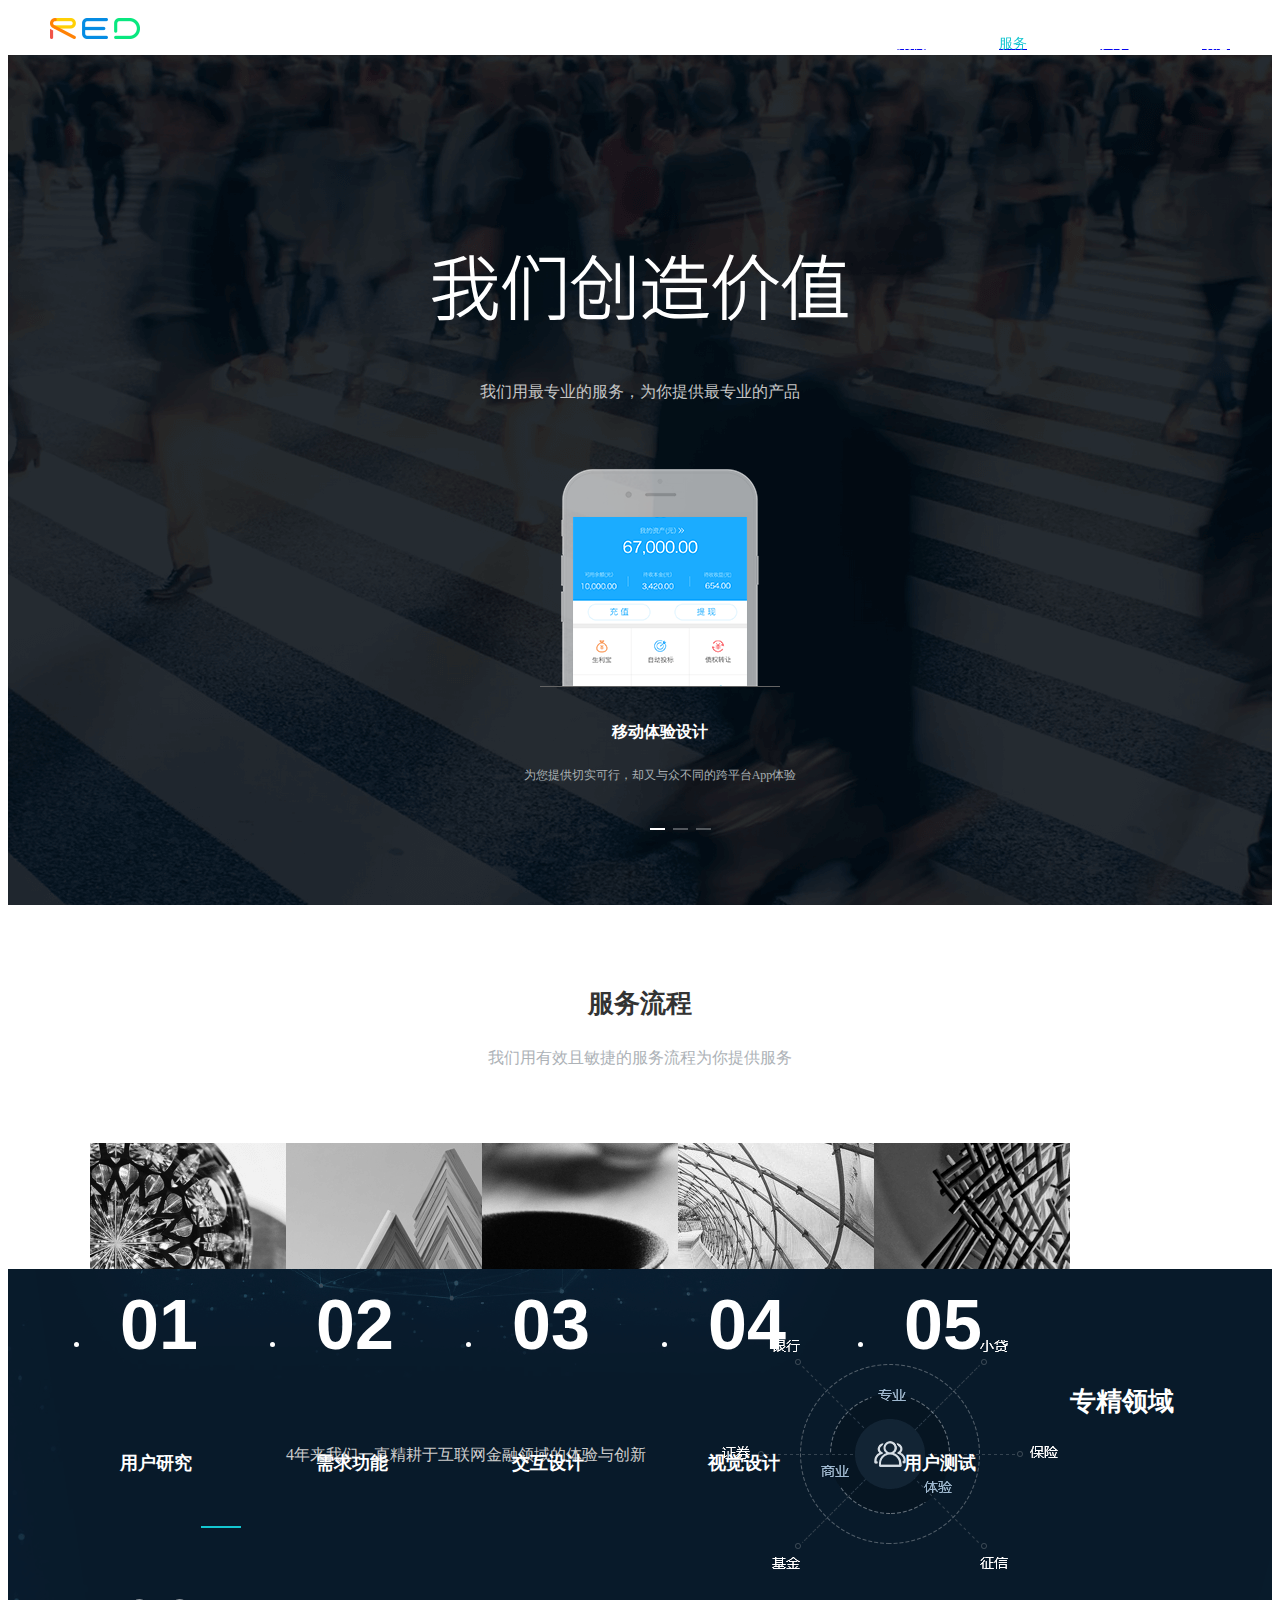
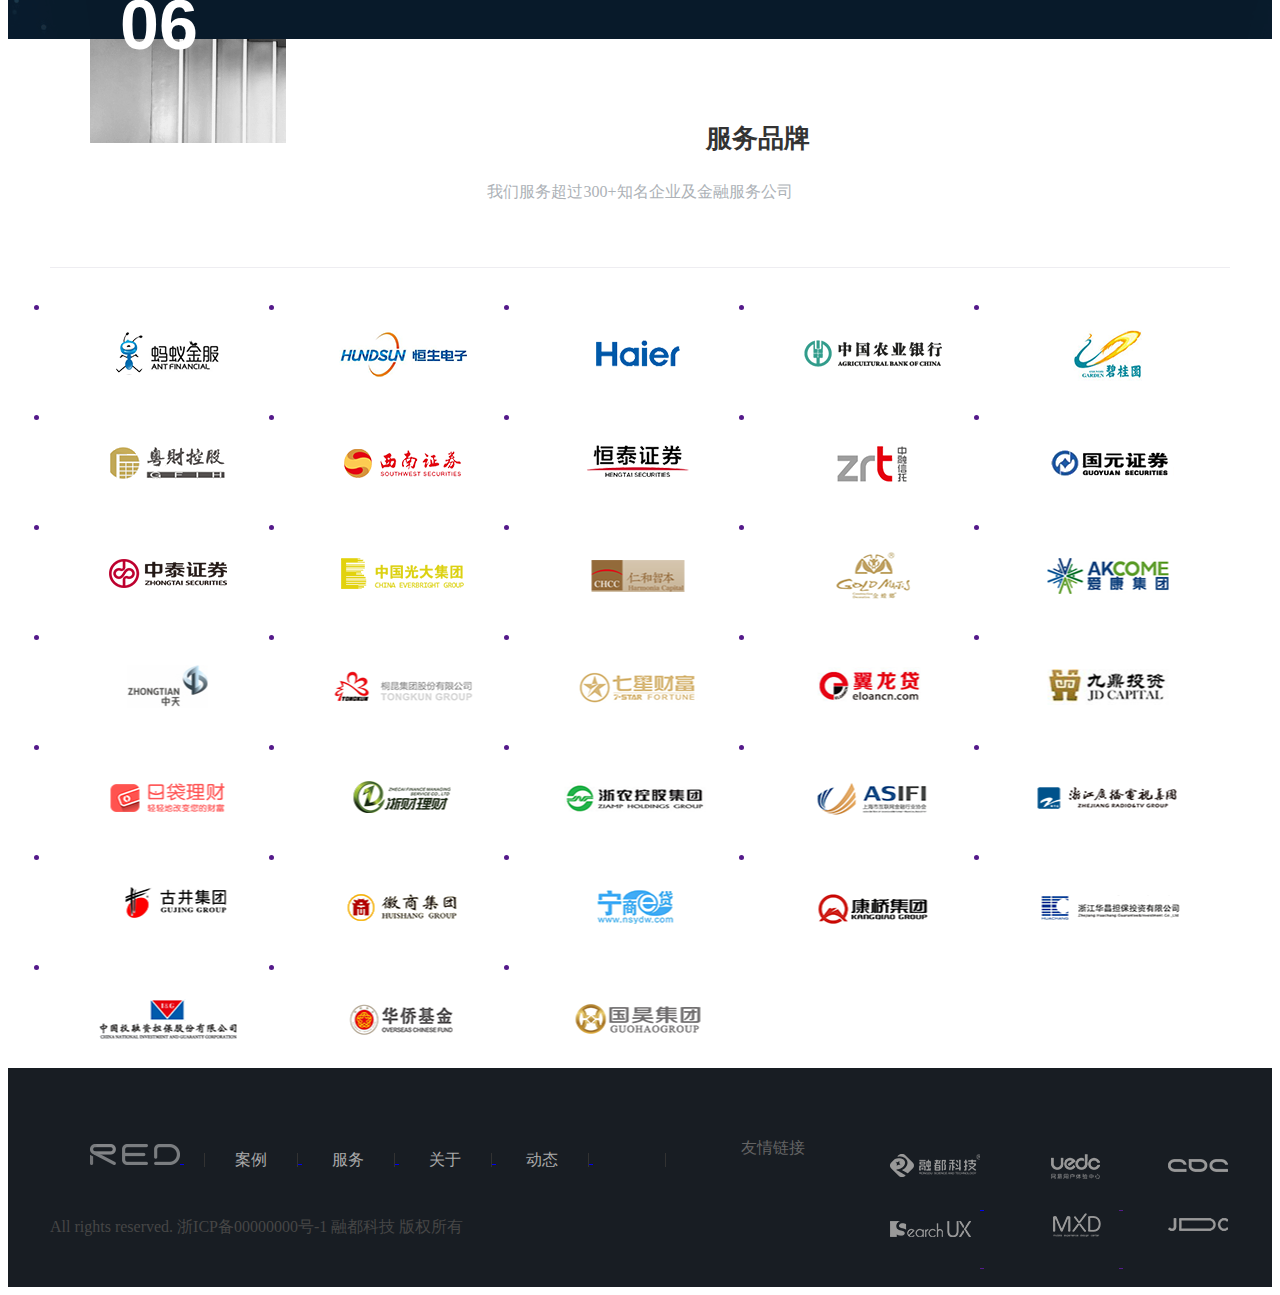
<file: service.html>
<!DOCTYPE html>
<html>

	<head lang="zh-CN">
		<meta charset="utf-8" />
		<meta name="keywords" content="融都科技设计部网站_1">
		<meta name="description" content="融都科技设计部网站_2">
		<meta http-equiv="X-UA-Compatible" content="IE=edge,chrome=1" />
		<meta name="viewport" content="width=device-width,initial-scale=1,minimum-scale=1,maximum-scale=1,user-scalable=no" />
		<link rel="icon" href="img/R.ico" />
		<link rel="stylesheet" href="//g.alicdn.com/thx/cube/1.3.2/??cube.min.css,type.min.css">
		<link rel="stylesheet" href="css/animate.css">
		<!--<script src="//libs.baidu.com/jquery/1.9.0/jquery.min.js"></script>-->
		<script src="js/jquery.min.js" type="text/javascript" charset="utf-8"></script>
		<link rel="stylesheet" type="text/css" href="js/layer/skin/layer.css" />
		<link rel="stylesheet" href="css/style.css">
		<title>融都科技设计部网站</title>
	</head>

	<body>
		<!--[if lte IE 9]>
		<div style="background-color:#FF9966;color:#fff;text-align:center;">为了更好的用户体验,请使用chrome,火狐或最新的IE浏览器浏览本网站</div>
		<style>.g-header{top:20px;}.header-scroll{top:0;}</style>
	<![endif]-->
		<!--头部-->
		<div class="g-header">
			<div class="main clearfix">
				<a href="index.html">
					<!--<div class="logo-bg logo"></div>-->
					<img src="img/LOGO.png" alt="logo" id="logo"/>
				</a>
				<ul class="fr header-menu">
					<li><a href="cases.html"><span class="act">案例</span><span class="hov">案例</span></a></li>
					<li><a href="service.html" class="active"><span class="act">服务</span><span class="hov">服务</span></a></li>
					<li><a href="about.html"><span class="act">关于</span><span class="hov">关于</span></a></li>
					<li><a href="activity.html"><span class="act">动态</span><span class="hov">动态</span></a></li>
				</ul>
			</div>
		</div>

		<!--内容-->
		<div class="content">
			<div class="service-banner-box">
				<div class="main">
					<h1 class="css648e3bdfc169e4">我们创造价值</h1>
					<p class="">我们用最专业的服务，为你提供最专业的产品</p>
					<ul class="service-banner-list">
						<li class="active">
							<div class="service-banner service-banner-1"></div>
							<h3>移动体验设计</h3>
							<p>为您提供切实可行，却又与众不同的跨平台App体验</p>
						</li>
						<li>
							<div class="service-banner service-banner-2"></div>
							<h3>网站体验设计</h3>
							<p>以多年积累的设计经验，为您提供下一代的网站设计解决方案</p>
						</li>
						<li>
							<div class="service-banner service-banner-3"></div>
							<h3>品牌设计</h3>
							<p>基于企业品牌定义下进行视觉沟通、形象等VI系统设计</p>
						</li>
					</ul>
					<ul class="service-banner-nav">
						<li class="active"></li>
						<li></li>
						<li></li>
					</ul>
				</div>

			</div>
			<div class="service-progress-box">
			<div class="main">
				<h2 class="main-title">服务流程</h2>
				<p class="main-sub-title">我们用有效且敏捷的服务流程为你提供服务</p>
				<ul class="service-progress-list clearfix">
					<li>
						<div class="s-bg s-bg-1"></div>
						<div class="s-text">
							<h4>01</h4>
							<p class="s-title">用户研究</p>
						</div>
						<div class="s-text-hover">
							<h4>01</h4>
							<p class="s-title">用户研究</p>
							<p class="s-info">通过了解客户业务需求，结合用户研究成果，梳理分析出产品需求，并通过需求分析成果，整理出功能结构。</p>
						</div>
					</li>
					<li>
						<div class="s-bg s-bg-2"></div>
						<div class="s-text">
							<h4>02</h4>
							<p class="s-title">需求功能</p>
						</div>
						<div class="s-text-hover">
							<h4>02</h4>
							<p class="s-title">需求功能</p>
							<p class="s-info">通过了解客户业务需求，结合用户研究成果，梳理分析出产品需求，并通过需求分析成果，整理出功能结构。</p>
						</div>
					</li>
					<li>
						<div class="s-bg s-bg-3"></div>
						<div class="s-text">
							<h4>03</h4>
							<p class="s-title">交互设计</p>
						</div>
						<div class="s-text-hover">
							<h4>03</h4>
							<p class="s-title">交互设计</p>
							<p class="s-info">通过了解客户业务需求，结合用户研究成果，梳理分析出产品需求，并通过需求分析成果，整理出功能结构。</p>
						</div>
					</li>
					<li>
						<div class="s-bg s-bg-4"></div>
						<div class="s-text">
							<h4>04</h4>
							<p class="s-title">视觉设计</p>
						</div>
						<div class="s-text-hover">
							<h4>04</h4>
							<p class="s-title">视觉设计</p>
							<p class="s-info">通过了解客户业务需求，结合用户研究成果，梳理分析出产品需求，并通过需求分析成果，整理出功能结构。</p>
						</div>
					</li>
					<li>
						<div class="s-bg s-bg-5"></div>
						<div class="s-text">
							<h4>05</h4>
							<p class="s-title">用户测试</p>
						</div>
						<div class="s-text-hover">
							<h4>05</h4>
							<p class="s-title">用户测试</p>
							<p class="s-info">通过了解客户业务需求，结合用户研究成果，梳理分析出产品需求，并通过需求分析成果，整理出功能结构。</p>
						</div>
					</li>
					<li>
						<div class="s-bg s-bg-6"></div>
						<div class="s-text">
							<h4>06</h4>
							<p class="s-title">产品优化</p>
						</div>
						<div class="s-text-hover">
							<h4>06</h4>
							<p class="s-title">产品优化</p>
							<p class="s-info">通过了解客户业务需求，结合用户研究成果，梳理分析出产品需求，并通过需求分析成果，整理出功能结构。</p>
						</div>
					</li>
				</ul>
			</div>
			</div>
			<div class="s-focus">
				<div class="main">
					<h3 class="">专精领域</h3>
					<p>4年来我们一直精耕于互联网金融领域的体验与创新</p>					
				</div>
			</div>
			<div class="main ">
				<h2 class="main-title">服务品牌</h2>
				<p class="main-sub-title">我们服务超过300+知名企业及金融服务公司</p>
				<ul class="s-company-list clearfix">
					<a href="" title="蚂蚁金服">
						<li class="s-company" style="background-image: url(img/company/ant.png);">

						</li>
					</a>
					<a href="" title="恒生电子">
						<li class="s-company" style="background-image: url(img/company/hengsheng.png);">

						</li>
					</a>
					<a href="" title="海尔集团">
						<li class="s-company" style="background-image: url(img/company/haier.png);">

						</li>
					</a>
					<a href="" title="中国农业银行">
						<li class="s-company" style="background-image: url(img/company/nonghang.png);">

						</li>
					</a>
					<a href="" title="碧桂园">
						<li class="s-company" style="background-image: url(img/company/biguiyuan.png);">

						</li>
					</a>
					<a href="" title="粤财控股">
						<li class="s-company" style="background-image: url(img/company/yuecai.png);">

						</li>
					</a>
					<a href="" title="西南证券">
						<li class="s-company" style="background-image: url(img/company/xinan.png);">

						</li>
					</a>
					<a href="" title="恒泰证券">
						<li class="s-company" style="background-image: url(img/company/hengtai.png);">

						</li>
					</a>
					<a href="" title="中融信托">
						<li class="s-company" style="background-image: url(img/company/zhongrong.png);">

						</li>
					</a>

					<a href="" title="国元证券">
						<li class="s-company" style="background-image: url(img/company/guoyuan.png);">

						</li>
					</a>
					<a href="" title="中泰证券">
						<li class="s-company" style="background-image: url(img/company/zhongtai.png);">

						</li>
					</a>
					<a href="" title="中国光大集团">
						<li class="s-company" style="background-image: url(img/company/guangda.png);">

						</li>
					</a>
					<a href="" title="仁和智本">
						<li class="s-company" style="background-image: url(img/company/renhe.png);">

						</li>
					</a>
					<a href="" title="金螳螂">
						<li class="s-company" style="background-image: url(img/company/jintanglang.png);">

						</li>
					</a>
					<a href="" title="爱康集团">
						<li class="s-company" style="background-image: url(img/company/aikang.png);">

						</li>
					</a>
					<a href="" title="中天城投">
						<li class="s-company" style="background-image: url(img/company/zhongtian.png);">

						</li>
					</a>
					<a href="" title="桐昆集团">
						<li class="s-company" style="background-image: url(img/company/tongkun.png);">

						</li>
					</a>
					<a href="" title="七星财富">
						<li class="s-company" style="background-image: url(img/company/qixing.png);">

						</li>
					</a>
					<a href="" title="翼龙贷">
						<li class="s-company" style="background-image: url(img/company/yilong.png);">

						</li>
					</a>
					<a href="" title="九鼎投资">
						<li class="s-company" style="background-image: url(img/company/jiuding.png);">

						</li>
					</a>
					<a href="" title="口袋理财">
						<li class="s-company" style="background-image: url(img/company/koudai.png);">

						</li>
					</a>
					<a href="" title="浙财理财">
						<li class="s-company" style="background-image: url(img/company/zhecai.png);">

						</li>
					</a>
					<a href="" title="浙江省农资集团">
						<li class="s-company" style="background-image: url(img/company/zhenong.png);">

						</li>
					</a>
					<a href="" title="上海市互联网金融行业协会">
						<li class="s-company" style="background-image: url(img/company/hulian.png);">

						</li>
					</a>
					<a href="" title="浙江文广">
						<li class="s-company" style="background-image: url(img/company/zheguang.png);">

						</li>
					</a>
					<a href="" title="古井集团">
						<li class="s-company" style="background-image: url(img/company/gujing.png);">

						</li>
					</a>
					<a href="" title="徽商集团">
						<li class="s-company" style="background-image: url(img/company/huishang.png);">

						</li>
					</a>
					<a href="" title="宁商金融">
						<li class="s-company" style="background-image: url(img/company/ningshang.png);">

						</li>
					</a>
					<a href="" title="康桥集团">
						<li class="s-company" style="background-image: url(img/company/kangqiao.png);">

						</li>
					</a>
					<a href="" title="华昌担保">
						<li class="s-company" style="background-image: url(img/company/huachang.png);">

						</li>
					</a>
					<a href="" title="中国投融资担保股份有限公司">
						<li class="s-company" style="background-image: url(img/company/zhongrongtou.png);">

						</li>
					</a>
					<a href="" title="华侨基金">
						<li class="s-company" style="background-image: url(img/company/huaqiao.png);">

						</li>
					</a>
					<a href="" title="国昊控股">
						<li class="s-company" style="background-image: url(img/company/guohao.png);">

						</li>
					</a>
				</ul>
				<a href="javascript:;" class="contact-btn">合作咨询</a>
			</div>
			<div id="contat-form-box" class="text-center">
				<style type="text/css">
					.layui-layer-ico.layui-layer-close.layui-layer-close2 {
						background: none;
						right: -55px;
						top: -14px;
						text-align: center;
						line-height: 30px;
						-webkit-transition: all 0.8s;
						transition: all 0.8s;
					}
					
					.layui-layer-ico.layui-layer-close.layui-layer-close2:hover {
						-webkit-transform: rotate(180deg);
						transform: rotate(180deg);
					}
					
					.layui-layer-ico.layui-layer-close.layui-layer-close2:after {
						content: '\e604';
						font-family: 'iconfont';
						color: #fff;
						font-size: 24px;
						font-weight: 100;
					}
				</style>
				<i class="contact-close-btn iconfont">&#xe604;</i>
				<form action="" method="post" class="contact-form">
					<h4 class="form-title">合作咨询</h4>
					<p class="form-sub-title">一次咨询或许正是成就一个出色产品的开端</p>				
					<input type="text" class="contact-form-input" name="name" id="name" maxlength="10" placeholder="您的姓名" required/><!--不要改这个注释的位置,否则会换行
					--><input type="tel" class="contact-form-input" name="phone" id="phone" maxlength="11" placeholder="手机号码" required/>
					<input type="text" name="company" id="company" value="" class="contact-form-input" style="width:680px ;" maxlength="30" placeholder="公司名称" maxlength="200" required/>
					<textarea name="consultContent" id="consultContent" class="contact-form-texteara" rows="" cols="" placeholder="请填写您的咨询内容" maxlength="300" required></textarea>
					<input type="submit" class="contact-form-subbtn" value="提交"/>
				</form>
				<div class="form-bottom-info">
					或发邮件至
					<a href="mailto:ued@erongdu.com">ued@erongdu.com</a>
				</div>
			</div>
		</div>
		<!--脚部-->
		<div class="g-footer">
			<div class="main clearfix">
				<div class="fl">
					<ul class="footer-link-list">
						<a href="index.html">
							<li style="border-right: none;padding: 0;">
								<img src="img/footer-logo.png" />
							</li>
						</a>
						<a href="cases.html">
							<li style="border-left: 1px solid #323232;margin-left: 20px;">案例</li>
						</a>
						<a href="service.html">
							<li>服务</li>
						</a>
						<a href="about.html">
							<li>关于</li>
						</a>
						<a href="activity.html">
							<li>动态</li>
						</a>
						<a href="javascript:;" id="show-weixin">
							<li><span class="iconfont">&#xe60a;</span></li>
							<div class="wx-box">
								<img src="img/footwx.png" />
							</div>
						</a>
					</ul>
					<p class="copyright">All rights reserved. 浙ICP备00000000号-1 融都科技 版权所有</p>
				</div>
				<div class="fr clearfix" style="margin-top:10px;">
					<span class="friend-link-title">友情链接</span>
					<ul class="friend-link-list fr">
						<a href="http://erongdu.com" target="_blank" title="融都科技">
							<li class="footer-logos logo1"></li>
						</a>
						<a href="" target="_blank" title="">
							<li class="footer-logos logo2"></li>
						</a>
						<a href="" target="_blank" title="">
							<li class="footer-logos logo3"></li>
						</a>
						<a href="" target="_blank" title="">
							<li class="footer-logos logo4"></li>
						</a>
						<a href="" target="_blank" title="">
							<li class="footer-logos logo5"></li>
						</a>
						<a href="" target="_blank" title="">
							<li class="footer-logos logo6"></li>
						</a>
					</ul>
				</div>
				<a href="javascript:void(0);" class="to-top" title="回到顶部">
					<div class="iconfont">&#xe600;</div>
					UP
				</a>
			</div>

		</div>
	</body>
	<script src="js/layer/layer.js" type="text/javascript" charset="utf-8"></script>
	<link rel="stylesheet" href="js/nice-validator/jquery.validator.css">
<script type="text/javascript" src="js/nice-validator/jquery.validator.min.js"></script>
<script type="text/javascript" src="js/nice-validator/local/zh-CN.js"></script>
	<script src="js/common.js" type="text/javascript" charset="utf-8"></script>
	<script type="text/javascript">
		$(function() {
			//轮播
			var currentIndex = 1;
			$('.service-banner-nav li').hover(function() {
				var index = $('.service-banner-nav li').removeClass("active").index(this);
				currentIndex = index;
				$(this).addClass("active");
				$(".service-banner-list li").removeClass("active").eq(index).addClass("active");
			});
			
			
			var timer = setInterval(function(){
				var slideSize =  $('.service-banner-nav li').length;
				$('.service-banner-nav li').eq(currentIndex % slideSize).trigger("mouseover");
				currentIndex += 1;
			},3000);
			

			//合作咨询表单
			$(".contact-btn").click(function() {
				//				var srollbarWidth = $("body")[0].offsetWidth - $("body")[0].offsetWidth;
				//				console.log(srollbarWidth);
				layer.open({
					type: 0,
					title: false,
					area: ['980px', '620px'],
					closeBtn: 1,
					btn: false,
					shade: [0.6, '#000'],
					content: $("#contat-form-box").html(),
					success: function(currentLayer) {
						//body禁止滚动,使弹窗固定
						var srollbarWidth = getScrollWidth();
						$("body").css({
							'overflow-y': 'hidden',
							'border-right': srollbarWidth+'px solid transparent'
						});
						$(".to-top:visible").css('margin-right',srollbarWidth+'px');
					
						//表单验证,文档地址https://niceue.com/validator/#plugin_config
						currentLayer.find('.contact-form').validator({
						    stopOnError: false,//验证出错时停止继续验证，默认不停止
						    timely: true,//是否启用实时验证
						    msgStyle: "top:-14px;left:14px;",
						    msgClass: "n-bottom",  //消息将自动显示在输入框下边
						    fields: {
						        'name': '姓名:required;',
						        'phone': '手机号:required;mobile',
						        'company': '公司名称:required;',
						        'consultContent': '咨询内容:required;'
						    }
						});
					},
					cancel: function() {
						$("body").css({
							'overflow-y': 'auto',
							'border-right': 'none'
						});
						$(".to-top:visible").css('margin-right',0);
					}
				});
			})			

		});
	</script>

</html>
</file>
<file: js/unslide/unslider.css>
.unslider{overflow:auto;margin:0;padding:0}.unslider-wrap{position:relative}.unslider-wrap.unslider-carousel>li{float:left}.unslider-vertical>ul{height:100%}.unslider-vertical li{float:none;width:100%}.unslider-fade{position:relative}.unslider-fade .unslider-wrap li{position:absolute;left:0;top:0;right:0;z-index:8}.unslider-fade .unslider-wrap li.unslider-active{z-index:10}.unslider li,.unslider ol,.unslider ul{list-style:none;margin:0;padding:0;border:none}.unslider-arrow{position:absolute;left:20px;z-index:2;cursor:pointer}.unslider-arrow.next{left:auto;right:20px}
</file>
<file: js/layer/skin/layer.css>
/*!
 
 @Name: layer's style
 @Author: 贤心
 @Blog： sentsin.com
 
 */.layui-layer-imgbar,.layui-layer-imgtit a,.layui-layer-tab .layui-layer-title span,.layui-layer-title{text-overflow:ellipsis;white-space:nowrap}*html{background-image:url(about:blank);background-attachment:fixed}html #layui_layer_skinlayercss{display:none;position:absolute;width:1989px}.layui-layer,.layui-layer-shade{position:fixed;_position:absolute;pointer-events:auto}.layui-layer-shade{top:0;left:0;width:100%;height:100%;_height:expression(document.body.offsetHeight+"px")}.layui-layer{-webkit-overflow-scrolling:touch;top:150px;left:0;margin:0;padding:0;background-color:#fff;-webkit-background-clip:content;box-shadow:1px 1px 50px rgba(0,0,0,.3);border-radius:2px;-webkit-animation-fill-mode:both;animation-fill-mode:both;-webkit-animation-duration:.3s;animation-duration:.3s}.layui-layer-close{position:absolute}.layui-layer-content{position:relative}.layui-layer-border{border:1px solid #B2B2B2;border:1px solid rgba(0,0,0,.3);box-shadow:1px 1px 5px rgba(0,0,0,.2)}.layui-layer-moves{position:absolute;border:3px solid #666;border:3px solid rgba(0,0,0,.5);cursor:move;background-color:#fff;background-color:rgba(255,255,255,.3);filter:alpha(opacity=50)}.layui-layer-load{background:url(default/loading-0.gif) center center no-repeat #fff}.layui-layer-ico{background:url(default/icon.png) no-repeat}.layui-layer-btn a,.layui-layer-dialog .layui-layer-ico,.layui-layer-setwin a{display:inline-block;*display:inline;*zoom:1;vertical-align:top}@-webkit-keyframes bounceIn{0%{opacity:0;-webkit-transform:scale(.5);transform:scale(.5)}100%{opacity:1;-webkit-transform:scale(1);transform:scale(1)}}@keyframes bounceIn{0%{opacity:0;-webkit-transform:scale(.5);-ms-transform:scale(.5);transform:scale(.5)}100%{opacity:1;-webkit-transform:scale(1);-ms-transform:scale(1);transform:scale(1)}}.layer-anim{-webkit-animation-name:bounceIn;animation-name:bounceIn}@-webkit-keyframes bounceOut{100%{opacity:0;-webkit-transform:scale(.7);transform:scale(.7)}30%{-webkit-transform:scale(1.03);transform:scale(1.03)}0%{-webkit-transform:scale(1);transform:scale(1)}}@keyframes bounceOut{100%{opacity:0;-webkit-transform:scale(.7);-ms-transform:scale(.7);transform:scale(.7)}30%{-webkit-transform:scale(1.03);-ms-transform:scale(1.03);transform:scale(1.03)}0%{-webkit-transform:scale(1);-ms-transform:scale(1);transform:scale(1)}}.layer-anim-close{-webkit-animation-name:bounceOut;animation-name:bounceOut;-webkit-animation-duration:.2s;animation-duration:.2s}@-webkit-keyframes zoomInDown{0%{opacity:0;-webkit-transform:scale(.1) translateY(-2000px);transform:scale(.1) translateY(-2000px);-webkit-animation-timing-function:ease-in-out;animation-timing-function:ease-in-out}60%{opacity:1;-webkit-transform:scale(.475) translateY(60px);transform:scale(.475) translateY(60px);-webkit-animation-timing-function:ease-out;animation-timing-function:ease-out}}@keyframes zoomInDown{0%{opacity:0;-webkit-transform:scale(.1) translateY(-2000px);-ms-transform:scale(.1) translateY(-2000px);transform:scale(.1) translateY(-2000px);-webkit-animation-timing-function:ease-in-out;animation-timing-function:ease-in-out}60%{opacity:1;-webkit-transform:scale(.475) translateY(60px);-ms-transform:scale(.475) translateY(60px);transform:scale(.475) translateY(60px);-webkit-animation-timing-function:ease-out;animation-timing-function:ease-out}}.layer-anim-01{-webkit-animation-name:zoomInDown;animation-name:zoomInDown}@-webkit-keyframes fadeInUpBig{0%{opacity:0;-webkit-transform:translateY(2000px);transform:translateY(2000px)}100%{opacity:1;-webkit-transform:translateY(0);transform:translateY(0)}}@keyframes fadeInUpBig{0%{opacity:0;-webkit-transform:translateY(2000px);-ms-transform:translateY(2000px);transform:translateY(2000px)}100%{opacity:1;-webkit-transform:translateY(0);-ms-transform:translateY(0);transform:translateY(0)}}.layer-anim-02{-webkit-animation-name:fadeInUpBig;animation-name:fadeInUpBig}@-webkit-keyframes zoomInLeft{0%{opacity:0;-webkit-transform:scale(.1) translateX(-2000px);transform:scale(.1) translateX(-2000px);-webkit-animation-timing-function:ease-in-out;animation-timing-function:ease-in-out}60%{opacity:1;-webkit-transform:scale(.475) translateX(48px);transform:scale(.475) translateX(48px);-webkit-animation-timing-function:ease-out;animation-timing-function:ease-out}}@keyframes zoomInLeft{0%{opacity:0;-webkit-transform:scale(.1) translateX(-2000px);-ms-transform:scale(.1) translateX(-2000px);transform:scale(.1) translateX(-2000px);-webkit-animation-timing-function:ease-in-out;animation-timing-function:ease-in-out}60%{opacity:1;-webkit-transform:scale(.475) translateX(48px);-ms-transform:scale(.475) translateX(48px);transform:scale(.475) translateX(48px);-webkit-animation-timing-function:ease-out;animation-timing-function:ease-out}}.layer-anim-03{-webkit-animation-name:zoomInLeft;animation-name:zoomInLeft}@-webkit-keyframes rollIn{0%{opacity:0;-webkit-transform:translateX(-100%) rotate(-120deg);transform:translateX(-100%) rotate(-120deg)}100%{opacity:1;-webkit-transform:translateX(0) rotate(0);transform:translateX(0) rotate(0)}}@keyframes rollIn{0%{opacity:0;-webkit-transform:translateX(-100%) rotate(-120deg);-ms-transform:translateX(-100%) rotate(-120deg);transform:translateX(-100%) rotate(-120deg)}100%{opacity:1;-webkit-transform:translateX(0) rotate(0);-ms-transform:translateX(0) rotate(0);transform:translateX(0) rotate(0)}}.layer-anim-04{-webkit-animation-name:rollIn;animation-name:rollIn}@keyframes fadeIn{0%{opacity:0}100%{opacity:1}}.layer-anim-05{-webkit-animation-name:fadeIn;animation-name:fadeIn}@-webkit-keyframes shake{0%,100%{-webkit-transform:translateX(0);transform:translateX(0)}10%,30%,50%,70%,90%{-webkit-transform:translateX(-10px);transform:translateX(-10px)}20%,40%,60%,80%{-webkit-transform:translateX(10px);transform:translateX(10px)}}@keyframes shake{0%,100%{-webkit-transform:translateX(0);-ms-transform:translateX(0);transform:translateX(0)}10%,30%,50%,70%,90%{-webkit-transform:translateX(-10px);-ms-transform:translateX(-10px);transform:translateX(-10px)}20%,40%,60%,80%{-webkit-transform:translateX(10px);-ms-transform:translateX(10px);transform:translateX(10px)}}.layer-anim-06{-webkit-animation-name:shake;animation-name:shake}@-webkit-keyframes fadeIn{0%{opacity:0}100%{opacity:1}}.layui-layer-title{padding:0 80px 0 20px;height:42px;line-height:42px;border-bottom:1px solid #eee;font-size:14px;color:#333;overflow:hidden;background-color:#F8F8F8;border-radius:2px 2px 0 0}.layui-layer-setwin{position:absolute;right:15px;*right:0;top:15px;font-size:0;line-height:initial}.layui-layer-setwin a{position:relative;width:16px;height:16px;margin-left:10px;font-size:12px;_overflow:hidden}.layui-layer-setwin .layui-layer-min cite{position:absolute;width:14px;height:2px;left:0;top:50%;margin-top:-1px;background-color:#2E2D3C;cursor:pointer;_overflow:hidden}.layui-layer-setwin .layui-layer-min:hover cite{background-color:#2D93CA}.layui-layer-setwin .layui-layer-max{background-position:-32px -40px}.layui-layer-setwin .layui-layer-max:hover{background-position:-16px -40px}.layui-layer-setwin .layui-layer-maxmin{background-position:-65px -40px}.layui-layer-setwin .layui-layer-maxmin:hover{background-position:-49px -40px}.layui-layer-setwin .layui-layer-close1{background-position:0 -40px;cursor:pointer}.layui-layer-setwin .layui-layer-close1:hover{opacity:.7}.layui-layer-setwin .layui-layer-close2{position:absolute;right:-28px;top:-28px;width:30px;height:30px;margin-left:0;background-position:-149px -31px;*right:-18px;_display:none}.layui-layer-setwin .layui-layer-close2:hover{background-position:-180px -31px}.layui-layer-btn{text-align:right;padding:0 10px 12px;pointer-events:auto}.layui-layer-btn a{height:28px;line-height:28px;margin:0 6px;padding:0 15px;border:1px solid #dedede;background-color:#f1f1f1;color:#333;border-radius:2px;font-weight:400;cursor:pointer;text-decoration:none}.layui-layer-btn a:hover{opacity:.9;text-decoration:none}.layui-layer-btn a:active{opacity:.7}.layui-layer-btn .layui-layer-btn0{border-color:#4898d5;background-color:#2e8ded;color:#fff}.layui-layer-dialog{min-width:260px}.layui-layer-dialog .layui-layer-content{position:relative;padding:20px;line-height:24px;word-break:break-all;overflow:hidden;font-size:14px;overflow-x:hidden;overflow-y:auto}.layui-layer-dialog .layui-layer-content .layui-layer-ico{position:absolute;top:16px;left:15px;_left:-40px;width:30px;height:30px}.layui-layer-ico1{background-position:-30px 0}.layui-layer-ico2{background-position:-60px 0}.layui-layer-ico3{background-position:-90px 0}.layui-layer-ico4{background-position:-120px 0}.layui-layer-ico5{background-position:-150px 0}.layui-layer-ico6{background-position:-180px 0}.layui-layer-rim{border:6px solid #8D8D8D;border:6px solid rgba(0,0,0,.3);border-radius:5px;box-shadow:none}.layui-layer-msg{min-width:180px;border:1px solid #D3D4D3;box-shadow:none}.layui-layer-hui{min-width:100px;background-color:#000;filter:alpha(opacity=60);background-color:rgba(0,0,0,.6);color:#fff;border:none}.layui-layer-hui .layui-layer-content{padding:12px 25px;text-align:center}.layui-layer-dialog .layui-layer-padding{padding:20px 20px 20px 55px;text-align:left}.layui-layer-page .layui-layer-content{position:relative;overflow:auto}.layui-layer-iframe .layui-layer-btn,.layui-layer-page .layui-layer-btn{padding-top:10px}.layui-layer-nobg{background:0 0}.layui-layer-iframe .layui-layer-content{overflow:hidden}.layui-layer-iframe iframe{display:block;width:100%}.layui-layer-loading{border-radius:100%;background:0 0;box-shadow:none;border:none}.layui-layer-loading .layui-layer-content{width:60px;height:24px;background:url(default/loading-0.gif) no-repeat}.layui-layer-loading .layui-layer-loading1{width:37px;height:37px;background:url(default/loading-1.gif) no-repeat}.layui-layer-ico16,.layui-layer-loading .layui-layer-loading2{width:32px;height:32px;background:url(default/loading-2.gif) no-repeat}.layui-layer-tips{background:0 0;box-shadow:none;border:none}.layui-layer-tips .layui-layer-content{position:relative;line-height:22px;min-width:12px;padding:5px 10px;font-size:12px;_float:left;border-radius:3px;box-shadow:1px 1px 3px rgba(0,0,0,.3);background-color:#F90;color:#fff}.layui-layer-tips .layui-layer-close{right:-2px;top:-1px}.layui-layer-tips i.layui-layer-TipsG{position:absolute;width:0;height:0;border-width:8px;border-color:transparent;border-style:dashed;*overflow:hidden}.layui-layer-tips i.layui-layer-TipsB,.layui-layer-tips i.layui-layer-TipsT{left:5px;border-right-style:solid;border-right-color:#F90}.layui-layer-tips i.layui-layer-TipsT{bottom:-8px}.layui-layer-tips i.layui-layer-TipsB{top:-8px}.layui-layer-tips i.layui-layer-TipsL,.layui-layer-tips i.layui-layer-TipsR{top:1px;border-bottom-style:solid;border-bottom-color:#F90}.layui-layer-tips i.layui-layer-TipsR{left:-8px}.layui-layer-tips i.layui-layer-TipsL{right:-8px}.layui-layer-lan[type=dialog]{min-width:280px}.layui-layer-lan .layui-layer-title{background:#4476A7;color:#fff;border:none}.layui-layer-lan .layui-layer-btn{padding:10px;text-align:right;border-top:1px solid #E9E7E7}.layui-layer-lan .layui-layer-btn a{background:#BBB5B5;border:none}.layui-layer-lan .layui-layer-btn .layui-layer-btn1{background:#C9C5C5}.layui-layer-molv .layui-layer-title{background:#009f95;color:#fff;border:none}.layui-layer-molv .layui-layer-btn a{background:#009f95}.layui-layer-molv .layui-layer-btn .layui-layer-btn1{background:#92B8B1}.layui-layer-iconext{background:url(default/icon-ext.png) no-repeat}.layui-layer-prompt .layui-layer-input{display:block;width:220px;height:30px;margin:0 auto;line-height:30px;padding:0 5px;border:1px solid #ccc;box-shadow:1px 1px 5px rgba(0,0,0,.1) inset;color:#333}.layui-layer-prompt textarea.layui-layer-input{width:300px;height:100px;line-height:20px}.layui-layer-tab{box-shadow:1px 1px 50px rgba(0,0,0,.4)}.layui-layer-tab .layui-layer-title{padding-left:0;border-bottom:1px solid #ccc;background-color:#eee;overflow:visible}.layui-layer-tab .layui-layer-title span{position:relative;float:left;min-width:80px;max-width:260px;padding:0 20px;text-align:center;cursor:default;overflow:hidden}.layui-layer-tab .layui-layer-title span.layui-layer-tabnow{height:43px;border-left:1px solid #ccc;border-right:1px solid #ccc;background-color:#fff;z-index:10}.layui-layer-tab .layui-layer-title span:first-child{border-left:none}.layui-layer-tabmain{line-height:24px;clear:both}.layui-layer-tabmain .layui-layer-tabli{display:none}.layui-layer-tabmain .layui-layer-tabli.xubox_tab_layer{display:block}.xubox_tabclose{position:absolute;right:10px;top:5px;cursor:pointer}.layui-layer-photos{-webkit-animation-duration:1s;animation-duration:1s}.layui-layer-photos .layui-layer-content{overflow:hidden;text-align:center}.layui-layer-photos .layui-layer-phimg img{position:relative;width:100%;display:inline-block;*display:inline;*zoom:1;vertical-align:top}.layui-layer-imgbar,.layui-layer-imguide{display:none}.layui-layer-imgnext,.layui-layer-imgprev{position:absolute;top:50%;width:27px;_width:44px;height:44px;margin-top:-22px;outline:0;blr:expression(this.onFocus=this.blur())}.layui-layer-imgprev{left:10px;background-position:-5px -5px;_background-position:-70px -5px}.layui-layer-imgprev:hover{background-position:-33px -5px;_background-position:-120px -5px}.layui-layer-imgnext{right:10px;_right:8px;background-position:-5px -50px;_background-position:-70px -50px}.layui-layer-imgnext:hover{background-position:-33px -50px;_background-position:-120px -50px}.layui-layer-imgbar{position:absolute;left:0;bottom:0;width:100%;height:32px;line-height:32px;background-color:rgba(0,0,0,.8);background-color:#000\9;filter:Alpha(opacity=80);color:#fff;overflow:hidden;font-size:0}.layui-layer-imgtit *{display:inline-block;*display:inline;*zoom:1;vertical-align:top;font-size:12px}.layui-layer-imgtit a{max-width:65%;overflow:hidden;color:#fff}.layui-layer-imgtit a:hover{color:#fff;text-decoration:underline}.layui-layer-imgtit em{padding-left:10px;font-style:normal}
</file>
<file: css/style.css>
/**
 * basic
 */
a:focus {
	outline: none;
}
.main{
	width: 1180px;
	margin: auto;
	box-sizing: border-box;
}
.main-title{
	text-align: center;
	font-size: 26px;
	color: #333;
	padding-top: 60px;
}
.fl{
	float: left;
}
.fr{
	float: right;
}

.text-center{
	text-align: center;
}
.bg-white{
	background-color: #fff;
}
.bg-white{
	background-color: #fff;
}
.bg-gray{
	background-color: #ebecf0;
}
body{ 
	display: flex;
	flex-direction: column;
	min-height: 100vh;
}
.content{
	-webkit-flex: 1;
	-moz-flex: 1;
	min-width: 1180px;
}
@font-face {
  font-family: 'iconfont';
  src: url('//at.alicdn.com/t/font_1476246670_3364007.eot'); /* IE9*/
  src: url('//at.alicdn.com/t/font_1476246670_3364007.eot?#iefix') format('embedded-opentype'), /* IE6-IE8 */
  url('//at.alicdn.com/t/font_1476246670_3364007.woff') format('woff'), /* chrome、firefox */
  url('//at.alicdn.com/t/font_1476246670_3364007.ttf') format('truetype'), /* chrome、firefox、opera、Safari, Android, iOS 4.2+*/
  url('//at.alicdn.com/t/font_1476246670_3364007.svg#iconfont') format('svg'); /* iOS 4.1- */
}
                                                       
.iconfont {
  font-family:"iconfont" !important;
  font-size:14px;
  font-style:normal;
  -webkit-font-smoothing: antialiased;
  -webkit-text-stroke-width: 0.2px;
  -moz-osx-font-smoothing: grayscale;
}

@font-face {font-family: 'SiYuan-ExtraLig648e3bdfc169e4';src: url('../fonts/siyuan/57f8c330f629da0c084594b1.gif');src: url('../fonts/siyuan/57f8c330f629da0c084594b1.gif?#iefix') format('embedded-opentype'),     url('../fonts/siyuan/57f8c330f629da0c084594b1.bmp') format('woff'),     url('../fonts/siyuan/57f8c330f629da0c084594b1.jpg') format('truetype'),     url('../fonts/siyuan/57f8c330f629da0c084594b1.png#SiYuan-ExtraLight') format('svg');   }.css648e3bdfc169e4{font-family: 'SiYuan-ExtraLig648e3bdfc169e4';}
  
  .small{
  	font-size: 12px;
  }                  
/*==================home===================*/
.g-header{
	position: fixed;
	left: 0;
	top: 0;
	z-index: 3000;
	width: 100%;
	min-width: 1180px;
	height: 60px;
	line-height: 60px;
	box-sizing: border-box;
	background-color: transparent;
	opacity: .98;
	-webkit-transition: all .4s;
	transition: all .4s;
	overflow: hidden;
}

.header-show{
	margin-top: 0;
}
.header-hide{
	margin-top: -76px;
}
.header-menu{
	font-size: 14px;	
}
.logo-bg{background:url(../img/logo-bg.png) no-repeat ;display: inline-block;vertical-align:middle;-webkit-transition: all 0.5s;transition: all 0.5s;}
.logo{height:30px;width:130px;background-position:0 0;}
#logo{
	width: 90px;
	margin-top: 18px;
}
.header-scroll .logo{height:21px;width:130px;background-position:0 -48px;margin-top:7px;}

@media only screen and (min-width: 100px) and (max-width: 1180px) {
	.header-menu{
		vertical-align: middle;
		display: inline-block;
		float: none;
		margin-top: 3px;
	}
	.g-footer .to-top{
		right: 0!important;
	}
}
.header-menu li{
	display: inline-block;
	margin-left: 70px;
	position: relative;
}
.header-menu li .act{
	color: #fff;
	-webkit-transition: all 0.5s;
	transition: all 0.5s;
}
.hov{
	display: block;
	height: 20px;
	line-height: 20px;
	position: absolute;
	top: 20px;
	left: 0;
	color: #fff;
	overflow: hidden;
	-webkit-transition: all 0.5s;
	transition: all 0.5s;
}
.header-scroll{
	background-color: #fff;
	background-color: rgba(255,255,255,0.96);
	box-shadow: 0 1px 5px rgba(0,0,0,.1);
}
.header-scroll li .hov{
	color: #333;
}


.header-menu a:hover .act,.header-menu .active .act{
	color: #14c6d0;
}
.header-menu a:hover .hov,.header-menu .active .hov{
	height: 0;
}
.slider-box,.slide-list{
	position: relative;
	height: 560px;
	overflow: hidden;
}
.unslider{
	position: relative;
	min-width: 1180px;
}
.slider-list li{
	background: #1f2526 no-repeat center;
	width: 100%;
	max-width: 1920px;
	height: 560px;
	float: left;
}
.slider-list .slide-link{
	display: block;
	width: 100%;
	height: 100%;
}
.unslider-nav{
	position: absolute;
	bottom: 20px;
	width: 100%;
	text-align: center;
}
.unslider-nav li{
	display: inline-block;
	box-sizing: content-box;
	background-clip: content-box;
	width: 50px;
	height: 2px;
	padding: 10px 5px!important;
	background-color: rgba(255,255,255,.3);
	-webkit-transition: all 0.8s ease-out;
	transition: all 0.8s ease-out;
	cursor: pointer;
	
}
.unslider-nav .unslider-active{
	background-color:#fff;
}
.slider-btn-box{
	position: absolute;
	top: 0;
	left:0;
	right: 0;
	width: 100%;
}
.slider-btn{
	font-size: 70px;
	line-height: 70px;
	padding: 245px 40px;
	position: absolute;
	color: rgba(255,255,255,0.1);
	-webkit-transition: all 0.3s;
	transition: all 0.3s;
	top: 0;
	cursor: pointer;
}
.slider-pre{
	left: 0;
}
.slider-next{
	right: 0;
}
.slider-btn:hover{
	color: rgba(255,255,255,0.4);
}
.field-box{
	text-align: justify;
	margin-top: 30px;
	margin-bottom: 50px;
}
.field-box:after{
	content: "";
	display: inline-block;
	width: 100%;
}
.field-box dl{
	display: inline-block;
	min-width: 320px;
	letter-spacing: 0;
	text-align: left;
	cursor: pointer;	
}
.field-box img{
	margin-right: 20px;
	-webkit-transition: -webkit-transform 0.3s;
	transition: transform 0.3s;
}
.field-box dl:hover img{
	-webkit-transform :translateY(-2px);
	transform :translateY(-2px);
}
.field-box dt{
	font-size: 18px;
	color: #333;
	margin-top: 40px;
	text-align-last: left;
	text-align: left;
	-moz-text-align-last: left;
}
.field-box dd{
	font-size: 12px;
	color: #adb2b7;
	text-indent: 0;
	text-align-last: left;
	text-align: left;
	-moz-text-align-last: left;
}
.green-line-box{
	text-align: center;
	line-height: 0;
}
.green-line{
	width: 40px;
	height: 2px;
	display: inline-block;
	background-color: #14c6d0;
}
.case-box{
	background-color: #ebecf0;
	padding: 40px 0;
	min-width: 1180px;
}
.case-box .case,.case-box .case .case-img{
	width: 380px;
	height: 260px;
	overflow: hidden;
	background-size: cover;
	background-position: center;
	background-repeat: no-repeat;
}
.case-list{
	margin-top: 30px;
}

.case{
	float: left;
	position: relative;
	margin-right: 20px;
	margin-right:12px\9;
	margin-bottom: 30px;
	
}
.img-ani{
	opacity: 0;
	-webkit-transform-style: preserve-3d;
	-moz-transform-style: preserve-3d;
	-o-transform-style: preserve-3d;
	-ms-transform-style: preserve-3d;
	transform-style: preserve-3d;
	-webkit-perspective: 2000px;
	-moz-perspective: 2000px;
	-o-perspective: 2000px;
	-ms-perspective: 2000px;
	perspective: 2000px;
	-webkit-transition: all .5s ease;
	-moz-transition: all .5s ease;
	-ms-transition: all .5s ease;
	-o-transition: all .5s ease;
	transition: all .5s ease;
}
.view{
	opacity: 1;
	}
.inner{
	overflow: hidden;
	-webkit-transform: rotate3d(1,0,0,30deg) translate3d(0px,30px,0px);
	-moz-transform: rotate3d(1,0,0,30deg) translate3d(0px,30px,0px);
	-ms-transform: rotate3d(1,0,0,30deg) translate3d(0px,30px,0px);
	-o-transform: rotate3d(1,0,0,30deg) translate3d(0px,30px,0px);
	transform: rotate3d(1,0,0,30deg) translate3d(0px,30px,0px);
	-webkit-transform-origin: 0% 50%;
	-moz-transform-origin: 0% 50%;
	-o-transform-origin: 0% 50%;
	-ms-transform-origin: 0% 50%;
	transform-origin: 0% 50%;
	-webkit-transition: all .5s ease;
	-moz-transition: all .5s ease;
	-ms-transition: all .5s ease;
	-o-transition: all .5s ease;
	transition: all .5s ease;
	}
.view .inner{
	opacity: 1;
	-webkit-transform: rotate3d(1,0,0,0deg) translate3d(0px,0px,0px);
	-moz-transform: rotate3d(1,0,0,0deg) translate3d(0px,0px,0px);
	-ms-transform: rotate3d(1,0,0,0deg) translate3d(0px,0px,0px);
	-o-transform: rotate3d(1,0,0,0deg) translate3d(0px,0px,0px);
	transform: rotate3d(1,0,0,0deg) translate3d(0px,0px,0px);
	}
.inner.overflow-a{
	overflow: inherit;
}
a:nth-of-type(3n+2) .img-ani{
	-webkit-transition-delay: 0.25s;
	transition-delay: 0.25s;
}
a:nth-of-type(3n+3) .img-ani{
	-webkit-transition-delay: 0.5s;
	transition-delay: 0.5s;
	margin-right: 0;
}
.case img,.case .case-img{
	width: 380px;
	height: 260px;
	-webkit-transition: all 0.5s cubic-bezier(0.800, -0.005, 0.220, 1.005);
	-moz-transition: all 0.5s cubic-bezier(0.800, -0.005, 0.220, 1.005);
	-ms-transition: all 0.5s cubic-bezier(0.800, -0.005, 0.220, 1.005);
	-o-transition: all 0.5s cubic-bezier(0.800, -0.005, 0.220, 1.005);
	transition: all 0.5s cubic-bezier(0.800, -0.005, 0.220, 1.005);
}
.case .case-info{
	position: absolute;
	bottom: 0;
	left: 0;
	width: 100%;
	height: 44px;
	line-height: 44px;
	text-align: center;
	color: #fff;
	padding: 0 10px;
	box-sizing: border-box;
	background-color: rgb(128,128,128);
	background-color: rgba(0,0,0,.5);
	-webkit-transition: -webkit-transform 0.5s;
	transition: transform 0.5s;
	-webkit-transform: -webkit-translateY(44px);
	transform: translateY(44px);	
}
.case:hover .case-info{
	-webkit-transform:translateY(0);
	transform:translateY(0);	
}
.case-info:hover{
	color: #14C6D0;
}
.more-case{
	line-height: 50px;
	text-align: center;
	font-size: 16px;
	font-weight: bold;
	background-color: #fff;
	background-color: rgba(255,255,255,.5);
	color: #14C6D0;
	cursor: pointer;
	-webkit-transition: all 0.3s;
	transition: all 0.3s;
}
.more-case .iconfont{
	display: inline-block;
	font-weight: normal;
	-webkit-transition: all 0.3s;
	transition: all 0.3s;
}
.more-case:hover{
	background-color: #fff;
}
.company-list{
	margin: 90px 0;
	overflow: hidden;
}
.company{
	width: 295px;
	height: 160px;
	box-sizing: border-box;
	float: left;
	background: #fff center no-repeat;
	position: relative;
	-webkit-transition: all 0.3s;
	transition: all 0.3s;
}
.company:after{
	content: " ";
	position: absolute;
	top: 0;
	left: 0;
	right: 0;
	bottom: 0;
	border: 1px solid #f3f4f7;
	-webkit-transform: scale(1.02);
	transform: scale(1.02);
	-webkit-clip-path: polygon(
		10px 0,calc(100% - 14px) 0,100% 10px,
		100% calc(100% - 10px),calc(100% - 14px) 100%,
		10px 100%,0 calc(100% - 14px),0 10px
	);
	clip-path: polygon(
		10px 0,calc(100% - 14px) 0,100% 10px,
		100% calc(100% - 10px),calc(100% - 14px) 100%,
		10px 100%,0 calc(100% - 14px),0 10px
	);
}
.company:hover{
	background-position: 50% calc(50% - 3px);
}
.g-footer{
	background-color: #181d23;
	min-width: 1180px;
}
.g-footer .main{
	position: relative;
	padding: 60px 0;
}
.g-footer .to-top{
	display: none;
	position: fixed;
	width: 70px;
	height: 70px;
	right: 35px;
	bottom: 220px;
	background-color: #14C6D0;
	color: #fff;
	font-weight: bold;
	text-align: center;
	border-radius: 50%;
	line-height: 16px;
	box-sizing: border-box;
	padding-top: 20px;
	outline: none;
	-webkit-transition: padding-top 0.2s;
	transition: padding-top 0.2s;
}
.to-top .iconfont{
	font-weight: normal;
}
.to-top:hover{
	padding-top: 15px;
	background-color: #25d3dd;
}
.footer-link-list{
	margin-bottom: 50px;
}
.footer-link-list li{
	display: inline-block;
	vertical-align: bottom;
	color: #aaa;
	font-size: 16px;
	border-right: 1px solid #323232;
	padding: 0 30px;
	line-height: 14px;
}
.footer-link-list li:hover{
	color: #14C6D0;
}
.copyright{
	color: #464646;
}
.footer-logos{background:url(../img/footer-logos.png) no-repeat ;display: inline-block;margin-left: 45px;margin-bottom: 30px;}
.logo5{width: 90px;height:24px;background-position:24px 0;}
.logo2{width: 90px;height:25px;background-position:22px -36px;}
.logo3{width: 60px;height:23px;background-position:0 -73px;}
.logo6{width: 60px;height:19px;background-position:0 -101px;}
.logo4{width: 90px;height:16px;background-position:0 -130px;}
.logo1{width: 90px;height:25px;background-position:0 -164px;}
.logo5:hover{background-position:24px -196px;}
.logo2:hover{background-position:22px -228px;}
.logo3:hover{background-position:0 -262px;}
.logo6:hover{background-position:0 -295px;}
.logo4:hover{background-position:0 -323px;}
.logo1:hover{background-position:0 -352px;}

.friend-link-title{
	font-size: 16px;
	color: #646464;
}
.friend-link-list{
	width: 385px;
}
#show-weixin{
	position: relative;
}
#show-weixin .wx-box{
	display: none;
	position: absolute;
	bottom: 30px;
	left: -20px;
	padding: 5px;
	background-color: #8c8e91;
	background-color: rgba(255,255,255,.5);
	border-radius: 5px;
	min-width: 100px;
	min-height: 100px;
}
#show-weixin:hover .wx-box{
	display: block;
}
.wx-box:after{
	content: "";
	position: absolute;
	bottom: -20px;
	left: 50%;
	left: calc(50% - 8px);
	font-size: 0;
	width: 0;
	height: 0;
	line-height: 0;
	display: inline-block;
	vertical-align: -2px;
	border: 0 dashed transparent;
	border-width: 10px;
	border-top-style: solid;
	border-top-color: #8c8e91;
	border-top-color: rgba(255,255,255,.5);
}
#show-weixin .iconfont{
	display: inline-block;
	font-size: 16px;
}
.wx-box img{
	width: 100px;
	max-width: initial;
}

/**
 * ==========case page===================
 */
.page-top{
	height: 60px;
	margin-bottom: 30px;
}
.header-color-fixed{
	background-color: #fff;
	background-color: rgba(255,255,255,0.96);
	box-shadow: 0 0 10px rgba(0,0,0,0.1);
}
.header-color-fixed li .hov{
	color: #333;
}
.case-page-box{
	padding: 0 50px;
}
.case-menu{
	border-bottom: 1px solid #ecebf0;
}
.case-menu li{
	width: 80px;
	line-height: 60px;
	float: left;
	font-size: 16px;
	text-align: center;
	color: #333;
	margin-bottom: -1px;
	margin-right: 20px;
}
.case-menu li:hover,.case-menu .active{
	color: #14C6D0;
	border-bottom: 1px solid #14C6D0;
}
.case-page-box .case .case-img{
	width: 330px;
	height: 190px;
	background-size: cover;
	background-position: center;
	background-repeat: no-repeat;
	-webkit-transition: all 0.3s ease-out;
	transition: all 0.3s ease-out;
}
.case-page-box .case img:hover{
	box-shadow: 0 5px 10px rgba(0,0,0,.3);
	-webkit-transform: translateY(-3px);
	transform: translateY(-3px);
}
.case-page-box .case{
	margin:0 45px 30px 0;
	margin:0 15px 30px 15px\9;
}
.case-page-box .case:nth-of-type(3n+3){
	margin-right:0;
}
.case-title{
	font-size: 16px;
	line-height: 35px;
	color: #333;
	font-weight: bold;
	margin-top: 10px;
}
.case-sub-title{
	color: #a9b0b4;
	line-height: 20px;
}
/**
 * ==========case detail============
 */
.section-left{
	width: 880px;
	box-sizing: border-box;
	padding:30px 50px;
	border-right: 1px solid #EBECF0;
}
.section-right{
	width: 300px;
	box-sizing: border-box;
	padding: 30px;
}
.article-title{
	font-size: 30px;
	line-height: 30px;
	margin-top: 10px;
	margin-bottom: 10px;
}
.article-info{
	font-size: 16px;
	color: #A9B0B4;
	line-height: 30px;
	padding-bottom: 30px;
	border-bottom: 1px solid #EBECF0;
	margin-bottom: 20px;
}
.article-info .fr{
	font-size: 12px;
}
.divder{
	font-size: 12px;
	margin: 0 15px;
}
.article-content{
	color: #333;
}
.article-content h4{
	font-size: 18px;
	margin: 30px 0;
}
.article-content p{
	font-size: 14px;
	line-height: 24px;

}
.article-content img{
	width: 780px;
	margin: 30px 0;
	display: block;
}
.like-img{background:url(../img/like-img.png) no-repeat ;display: inline-block;}
.like{height:70px;width:70px;background-position:0 0;margin:20px 0;}
.like:hover{background-position:0 -77px;}
.liked{background-position:0 -156px!important;}
.section-right h4{
	font-size: 16px;
	color: #333;
	line-height: 30px;
	margin-top: 52px;
}
.related-case-list li{
	color: #666;
	line-height: 32px;
	-webkit-transition: all 0.3s;
	transition: all 0.3s;
}
.related-case-list li:hover{
	color: #14C6D0;
}
.section-right .right-wx-box{
	padding-top: 52px;
}
.section-right .right-wx-box img{
	width: 190px;
	margin-left: -10px;
}
.case-slider-box{
	height: 440px;
	overflow: hidden;
}
.case-slide-list .case-slide{
	padding: 0 50px;
	margin: 70px auto 100px;
}
.case-slide img{
	width: 330px;
	height: 190px;
	margin-right: 45px;
	margin: 0 15px\9;
}
.case-slide a:nth-of-type(3n+3) img{
	margin-right: 0;
}
.case-slider-btn{
	font-size: 30px;
	line-height: 30px;
	padding: 160px 0px;
	position: absolute;
	color: #d1d1d1;
	-webkit-transition: all 0.3s;
	transition: all 0.3s;
	top: 0;
	cursor: pointer;
}
.case-slider-btn:hover{
	color: #14C6D0;
}
/**
 * service
 */
.service-banner-box{
	height: 850px;
	margin: auto;
	max-width: 1920px;
	background: url(../img/service/service-banner.png) center no-repeat #646464;	
}
.service-banner-box .main{
	position: relative;
	height: 850px;
}
.service-banner-box h1{
	padding-top: 190px;
	text-align: center;
	color: #fff;
	font-size: 70px;
	line-height: 90px;
}
.service-banner-box p{
	text-align: center;
	color: #c5c5c5;
	font-size: 16px;
}
.service-banner-list{
	position: absolute;
	bottom: 90px;
	left:0;
	right: 0;
	text-align: center;
}
.service-banner-list li{
	display: none;
	color: #fff;
}
.service-banner-list h3{
	line-height: 30px;
	font-size: 16px;
	margin-top: 30px;
}
.service-banner-list p{
	line-height: 24px;
	font-size: 12px;
	color: #a9b0b4;
}
.service-banner-list .active{
	display: inline-block;
}
.service-banner{
	margin: auto;
	background-repeat: no-repeat;
	-webkit-animation: service-banner-ani linear 0.5s;
	animation: service-banner-ani linear 0.5s;
}
.service-banner-1{
	background: url(../img/service/service-baner-1.png);
	width: 240px;
	height: 218px;
}
.service-banner-2{
	background: url(../img/service/service-baner-2.png);
	width: 336px;
	height: 257px;
}
.service-banner-3{
	background: url(../img/service/service-baner-3.png);
	width: 381px;
	height: 182px;
}
.service-banner-nav{
	position: absolute;
	bottom: 50px;
	text-align: center;
	width: 100%;
}
.service-banner-nav li{
	display: inline-block;
	width: 15px;
	height: 2px;
	background-color: #4e555d;
	background-color: rgba(255,255,255,0.3);
	background-clip: content-box;	
	border:solid transparent;
	border-width: 5px 2.5px;
	cursor: pointer;
	-webkit-transition: all 0.3s 0.1s ease-in-out;
	transition: all 0.3s 0.1s ease-in-out;
}
.service-banner-nav .active{
	background-color: #fff;
}
@-webkit-keyframes service-banner-ani{
	from{
		-webkit-transform: translate3d(0, 30px, 0);
		filter: progid:DXImageTransform.Microsoft.Alpha(Opacity=0);
		opacity: 0;
		}
	to{
		-webkit-transform: translate3d(0, 0, 0);
		filter: progid:DXImageTransform.Microsoft.Alpha(Opacity=100);
		opacity: 1;
		}
}
@keyframes service-banner-ani{
	from{transform: translate3d(0, 30px, 0);filter: progid:DXImageTransform.Microsoft.Alpha(Opacity=0);opacity: 0;}
	to{transform: translate3d(0, 0, 0);filter: progid:DXImageTransform.Microsoft.Alpha(Opacity=100);opacity: 1;}
}
.main-sub-title{
	font-size: 16px;
	color: #adb2b7;
	text-align: center;
	line-height: 30px;
}
.service-progress-box{
	max-width: 1920px;
	margin: auto;
	background: url(../img/service-progress-box-bg.png) center no-repeat;
}
.service-progress-list{
	margin-top: 70px;
	padding-bottom: 100px;
}
.service-progress-list li{
	float: left;
	position: relative;
	width: 196px;
	height: 300px;
	color: #fff;
	cursor: pointer;
}
.s-bg{
	position: absolute;
	top: 0;
	left: 0;
	right: 0;
	bottom: 0;
	background-size: cover;
	background-repeat: no-repeat;
	background-position: center;
	z-index: -1;
	-webkit-filter: grayscale(1);
	filter: grayscale(1);
}
.s-bg-1{
	background-image: url(../img/service/service-progress-1.png);
}
.s-bg-2{
	background-image: url(../img/service/service-progress-2.png);
}
.s-bg-3{
	background-image: url(../img/service/service-progress-3.png);
}
.s-bg-4{
	background-image: url(../img/service/service-progress-4.png);
}
.s-bg-5{
	background-image: url(../img/service/service-progress-5.png);
}
.s-bg-6{
	background-image: url(../img/service/service-progress-6.png);
}
.s-text{
	margin-top: 160px;
	padding-left:30px;
	opacity: 1;
	filter: progid:DXImageTransform.Microsoft.Alpha(Opacity=100);
	-webkit-transition: all 0.3s ease-out;
	transition: all 0.3s ease-out;
}
.s-text h4,.s-text-hover h4{
	font-family: arial;
	font-size: 70px;
	line-height: 45px;
}
.s-title{
	font-size: 18px;
	line-height: 45px;
	font-weight: bold;
	margin-top: 10px;
}
.service-progress-list li:hover .s-text{
	opacity: 0;
	filter: progid:DXImageTransform.Microsoft.Alpha(Opacity=0);
}
.service-progress-list li:hover .s-bg{
	-webkit-filter: grayscale(0);
	filter: grayscale(0);
}
.service-progress-list li:hover .s-text-hover{
	opacity: 1;
	filter: progid:DXImageTransform.Microsoft.Alpha(Opacity=100);
	-webkit-transform: scale(1);
	transform: scale(1);
}
.s-text-hover{
	opacity: 0;
	filter: progid:DXImageTransform.Microsoft.Alpha(Opacity=0);
	position: absolute;
	top: 0;
	left: 0;
	right: 0;
	bottom: 0;
	margin: 10px;
	padding: 20px;
	background-color: rgb(12,212,223);
	background-color: rgba(12,212,223,0.8);
	background-clip: padding-box;
	-webkit-transform: scale(1.25);
	transform: scale(1.25);
	-webkit-transition: all 0.8s;
	transition: all 0.8s;
}

.s-text-hover .s-info{
	font-size: 12px;
	line-height: 22px;
	margin: 10px 0 30px;
}
.s-focus{
	height: 370px;
	max-width: 1920px;
	background: url(../img/service/service-focus.png) center no-repeat;
	margin: auto;
}
.s-focus h3{
	color: #fff;
	font-size: 26px;
	padding-top: 115px;
	padding-left: 150px;
}
.s-focus p{
	color: #ccc;
	font-size: 16px;
	padding-left: 150px;
}
.s-company-list{
	margin: 60px 0 0;
	padding: 30px 0;
	border-top: 1px solid #eeedf1;
}
.s-company{
	width: 235px;
	height: 110px;
	background-position: center;
	background-repeat:no-repeat;
	float: left;
	-webkit-transition: all 0.4s;
	transition: all 0.4s;
}
a:hover .s-company{
	-webkit-transform: translateY(-3px);
	transform: translateY(-3px);
}
.contact-btn{
	width: 280px;
	height: 44px;
	line-height: 44px;
	font-size: 18px;
	color: #fff;
	background-color: #14C6D0;
	border-radius: 3px;
	display: block;
	margin: 20px auto 70px;
	text-align: center;
	-webkit-transition: all 0.3s;
	transition: all 0.3s;
}
.contact-btn:hover{
	background-color: #25d3dd;
}
/**
 * ===============about==================
 */

.about-banner{
	height: 770px;
	max-width: 1920px;
	margin: auto;
	background: url(../img/about/about-banner.jpg) center no-repeat;
}
.about-banner h1{
	font-size: 60px;
	line-height: 35px;
	color: #fff;
	font-weight: 100;
	text-align: center;
	padding-top: 215px;
	-webkit-font-smoothing: antialiased;
}
.about-banner p{
	font-size: 16px;
	line-height: 72px;
	color: #c5c5c5;
	text-align: center;
}
.about-banner .about-banner-nums{
	width: 610px;
	margin: 65px auto 0;
}
.about-banner-nums dl{
	display: inline-block;
	text-align: center;
	text-align-last: center;
	-moz-text-align-last: center;
}
.about-banner-nums dt{
	color: #14C6D0;
	font-size: 60px;
	line-height: 60px;
	text-align: center;
	text-align-last: center;
	-moz-text-align-last: center;
	position: relative;
	background-image: -webkit-linear-gradient(135deg, #22e5d1 0,#21a8e1 100%);
	-webkit-background-clip: text;
	-webkit-text-fill-color: transparent;
}
.about-banner-nums sup{
	position: relative;
	font-size: 30px;
	top: -25px;
	right: 15px;
	font-family: arial;
	background: none;
	-webkit-text-fill-color: #14C6D0;
}
.about-banner-nums dd{
	font-size: 14px;
	color: #787878;
	padding-right: 10px;
	text-indent: -17px;
}
.about-events-box{
	margin-top: -130px;
	margin-bottom: 70px;
}
.about-events-list{
	width: 800px;
	height: 600px;
}

.about-insprition{
	float: left;
	width: 380px;
	height: 600px;
	background: url(../img/about/inspiration-bg.png) center no-repeat;
}
.about-events-list li{
	float: left;
	width: 200px;
	height: 200px;
	position: relative;
	cursor: pointer;
}
.about-event-bg{
	position: absolute;
	top: 0;
	left: 0;
	right: 0;
	bottom: 0;
	background-position: center;
	background-repeat: no-repeat;
	background-size: cover;
	-webkit-filter: grayscale(1);
	filter: grayscale(1);
}
.about-event-text{
	opacity: 0;
	filter: progid:DXImageTransform.Microsoft.Alpha(Opacity=0);
	position: absolute;
	top: 0;
	left: 0;
	right: 0;
	bottom: 0;
	margin: 10px;
	background: #14c6d0;
	background: rgba(20,198,208,0.7);
	color: #fff;
	text-align: center;
	padding-top:100px;
	-webkit-transition: all 0.5s;
	transition: all 0.5s;
}
.about-event-text h4{
	font-size: 26px;
}
.about-event-text p{
	font-size: 12px;
}
.about-events-list li:hover .about-event-text{
	opacity: 1;
	filter: progid:DXImageTransform.Microsoft.Alpha(Opacity=100);
	padding-top: 50px;
}
.about-events-list li:hover .about-event-bg{
	-webkit-filter: grayscale(0);
	filter: grayscale(0);
}
.timing-bg{
	max-width: 1920px;
	height: 600px;
	margin: auto;
	background: url(../img/about/timing-bg.jpg) no-repeat,url(../img/about/timing-bg.jpg) no-repeat;
	background-size:cover;
	text-align: center;
}
.timing-bg h2{
	font-size: 40px;
	color: #fff;
	line-height: 36px;
	font-weight: 100;
	padding-top: 100px;
	padding-bottom: 10px;
}
.timing-bg p{
	font-size: 16px;
	color: #c5c5c5;
	line-height: 36px;
}
.ticking-clock-box{
	width: 694px;
	height: 270px;
	background: url(../img/about/ticking-clock.png) center no-repeat;
	margin: 30px auto 0;
}
.timing-list{
	position: relative;
}
.timing-list:after{
	content: " ";
	display: inline-block;
	width: 100%;
	height: 0;
}
.timing-list li{
	display: inline-block;
	text-align: center;
	text-align-last: center;
	-moz-text-align-last: center;
	font-size: 90px;
	font-family: arial;
	width: 130px;
	height: 150px;
	line-height: 150px;
	font-weight: bold;
	color: #fff;
    background: -webkit-linear-gradient(top,#fff 50%,rgba(107,114,123,0.9) 50%);
    background: linear-gradient(top,#fff 50%,rgba(107,114,123,0.9) 50%);
    -webkit-background-clip: text;
    background-clip: text;
    -webkit-text-fill-color: transparent;
    text-fill-color: transparent;
}
.timing-layer{
	position: absolute;
	height: 2px;
	left: 0;
	right: 0;
	top: 76px;
	background: url(../img/about/timing-bg.jpg) center/100% 2px no-repeat;
}
.join-link{
	display: block;
	text-align: center;
	font-size: 16px;
	color: #14C6D0;
}
.join-link i{
	display: inline-block;
	-webkit-transition: all 0.3s;
	transition: all 0.3s;
	vertical-align: 2px;
}
.join-link:hover i,.more-case:hover .iconfont{
	-webkit-transform: translateX(3px);
	transform: translateX(3px);
}
.about-member-box{
	overflow: hidden;
	position: relative;
	height: 390px;
}
.about-member-list{
	width: 200%;
	position: absolute;
	top: 105px;
	left: -330px;
}
.about-member-list li{
	float: left;
	position: relative;
	margin-right: 150px;
}
.about-member{
	width: 180px;
	height: 180px;
	background-position: center;
	background-repeat: no-repeat;
	background-size: cover;
	border-radius: 50%;
	opacity: 0.5;
	filter: progid:DXImageTransform.Microsoft.Alpha(Opacity=50);
	-webkit-transition: all 0.5s;
	transition: all 0.5s;
}
.about-member-name{
	position: absolute;
	bottom: -6px;
	left: 170px;
	width: 120px;
	line-height: 30px;
	opacity: 0;
	filter: progid:DXImageTransform.Microsoft.Alpha(Opacity=0);
	-webkit-transition: all 0.3s;
	transition: all 0.3s;
}
.about-member-name h6{
	font-size: 18px;
	color: #333;
}
.about-member-name p{
	font-size: 14px;
	color: #a9b0b4;	
}
.about-member-list li:nth-of-type(3) .about-member,.about-member-list .active .about-member,.about-member-list li:nth-of-type(3) .about-member-name,.about-member-list .active .about-member-name{
	opacity: 1;
	filter: progid:DXImageTransform.Microsoft.Alpha(Opacity=100);
}
.about-member-nav-box{
	position: absolute;
	top:0;
	left:210px;
	height: 100%;
	width: 80px;
	padding-top: 120px;
	box-sizing: border-box;
}
.about-member-nav-box h6{
	font-size: 30px;
	line-height: 35px;
	color: #333;
	font-weight: 900;
}
.about-member-nav-box p{
	font-size: 14px;
	color: #a9b0b4;
	padding-left:5px;
}
.about-member-nav-list{
	margin-top: 55px;
}
.about-member-nav-list .iconfont{
	color: #ccc;
	font-size: 12px;
	display: inline-block;
	padding: 10px 0;
}
.about-member-nav-list .iconfont:hover{
	color: #14C6D0;
}
.contact-box{
	max-width: 1920px;
	height: 90px;
	margin: auto;
	background: url(../img/about/contact-bg.png) center no-repeat;
	line-height: 90px;
	color: #fff;
}
.contact-box .main>span{
	display: inline-block;
	font-size: 14px;
}
.contact-box a{
	color: #fff;
}
.contact-box .iconfont{
	margin-right: 20px;
	font-size: 22px;
	vertical-align: middle;
}
.about-contact-btn{
	display: inline-block;
	vertical-align: middle;
	width: 130px;
	height: 40px;
	font-size: 16px;
	line-height: 40px;
	text-align: center;
	-moz-text-align-last:center;
	text-align-last:center;
	border: 1px solid #fff;
	-webkit-transition: all 0.3s;
	transition: all 0.3s;
}
.about-contact-btn:hover{
	background-color: #fff;
	color: #14C6D0;
}
#contat-form-box{
	display: none;
	position: relative;
}
.contact-form{
	padding: 30px 120px;
	
}
.form-title{
	font-size: 26px;
	color: #333;
	line-height: 30px;
	text-align: center;
}
.form-sub-title{
	font-size: 14px;
	color: #a9b0b4;
	line-height: 30px;
	text-align: center;
	margin-top: 5px;
	margin-bottom: 30px;
}
.contact-form-input{
	width: 330px;
	height: 40px;
	line-height: 40px;
	padding: 0 20px;
}

.contact-form-texteara{
	width: 680px;
	height: 160px;
	padding: 20px;
}
.contact-form-input,.contact-form-texteara{
	box-sizing: border-box;
	border: 1px solid #ebecf0;
	outline: none;
	margin: 10px;
	font-size: 13px;
	-webkit-transition: all 0.3s;
	transition: all 0.3s;
	resize: none;
}
.contact-form-input::-webkit-input-placeholder, .contact-form-texteara::-webkit-input-placeholder { 
    color: #666;
}
.contact-form-input::-moz-placeholder, .contact-form-texteara::-moz-placeholder { 
    color: #666;
}
.contact-form-input::-ms-input-placeholder, .contact-form-texteara::-ms-input-placeholder { 
    color: #666;
}
.contact-form-input:focus,.contact-form-texteara:focus{
	border-color: #14C6D0;
	box-shadow: 0 0 5px #14C6D0;
}
.contact-form-subbtn{
	display: block!important;
	width: 280px;
	height: 44px;
	line-height: 44px;
	text-align: center;
	color: #fff;
	background-color: #14C6D0;
	font-size: 18px;
	margin: 10px auto;
	outline:none;
	border: none;
	border-radius: 3px;
	-webkit-transition: all 0.3s;
	transition: all 0.3s;
}
.contact-form-subbtn:hover{
	background-color: #25d3dd;
}
.form-bottom-info{
	position: absolute;
	bottom: 0;
	width: 100%;
	height: 70px;
	border-top: 1px solid #ebecf0;
	text-align: center;
	line-height: 70px;
	margin-left: -20px;
}
.form-bottom-info a{
	color: #14C6D0;
}
.form-bottom-info a:hover{
	color: #25d3dd;
}
.contact-close-btn{
	font-size: 24px;
	color: #0ff;
	position: absolute;
	top: 0;
	right: -50px;
}
.activity-menu{
	text-align: center;
	margin-bottom: 20px;
}
.activity-menu li{
	display: inline-block;
	box-sizing: border-box;
	width: 180px;
	height: 44px;
	text-align: center;
	line-height: 42px;
	color: #666;
	font-size: 16px;
	border: 1px solid #fafafa;
	background-color: #fff;
	margin: 0 10px;

	-webkit-transition: all 0.3s;
	transition: all 0.3s;
}
.activity-menu li:hover,.activity-menu .active{	

	border-color: #14C6D0;
	color: #14C6D0;
}

.opinion-list{
	padding-top: 10px;
}
.opinion-list li{
	height: 250px;
	margin-bottom: 10px;
}

.opinion-img-box{
	width: 580px;
	height: 250px;
	float: left;
	overflow: hidden;
}
.opinion-img{
	width: 580px;
	height: 250px;
	background-position: center;
	background-repeat: no-repeat;
	background-size: cover;
	-webkit-transition: all 0.5s cubic-bezier(0.800, -0.005, 0.220, 1.005);
	-moz-transition: all 0.5s cubic-bezier(0.800, -0.005, 0.220, 1.005);
	-ms-transition: all 0.5s cubic-bezier(0.800, -0.005, 0.220, 1.005);
	-o-transition: all 0.5s cubic-bezier(0.800, -0.005, 0.220, 1.005);
	transition: all 0.5s cubic-bezier(0.800, -0.005, 0.220, 1.005);
}
.opinion-list li:hover .opinion-img{
	opacity: 0.5;
	-webkit-transform: scale3d(1.05,1.05,1.05) translate3d(0%,0px,0px) rotate(-0deg);
	-moz-transform: scale3d(1.05,1.05,1.05) translate3d(0%,0px,0px) rotate(-0deg);
	-ms-transform: scale3d(1.05,1.05,1.05) translate3d(0%,0px,0px) rotate(-0deg);
	-o-transform: scale3d(1.05,1.05,1.05) translate3d(0%,0px,0px) rotate(-0deg);
	transform: scale3d(1.05,1.05,1.05) translate3d(0%,0px,0px) rotate(-0deg);
}

.opinon-text-box{
	padding: 30px 50px;
	position: relative;
	float: left;
	box-sizing: border-box;
	width: 600px;
	height: 250px;
	background-color: #fff;
}
.opinon-text-box h3{
	font-size: 22px;
	color: #333;
	-webkit-transition: all 0.3s;
	transition: all 0.3s;
}
.opinon-text-box h3:hover{
	color: #14C6D0;
}
.opinon-text-box p{
	font-size: 14px;
	color: #666;
}
.opinon-info{
	width: 400px;
	position: absolute;
	left: 50px;
	bottom: 30px;
	color: #A9B0B4;
}
.opinon-info .divder{
	color: #ebecf0;
}
.opinion-list a:last-of-type li{
	border-color: #fff;
}
/*
 * ==========opinon detail =======
 */
.oponion-banner{
	max-width: 1920px;
	height: 430px;
	margin: auto;
	background-position: center;
	background-repeat: no-repeat;
	background-size: cover;
	background-color: #071d27;
}
.opinin-title-box{
	color: #fff;
	padding-top: 160px;
}
.opinin-title-box h2{
	font-size: 40px;
}
.opinin-title-box p{
	font-size: 14px;
	color: #ccc;
}
/**
 * ===========join===========
 */
.join-bg{
	background: url(../img/join-bg.jpg) center / cover no-repeat;
	margin: auto;
	width: 100%;
	min-height: 100%;
	min-height: 100vh;
}
.job-list{
	margin-top: 290px;
}
.job-list li{
	display: inline-block;
	vertical-align: top;
	color: #fff;
	margin: 0 5px;
	position: relative;
	overflow: hidden;
}
.job-list p{
	font-size: 18px;
	line-height: 22px;
}
.job-list li:after{
	content: "加入我们";
	opacity: 0;
	font-size: 18px;
	line-height: 22px;
	color: #14C6D0;
	-webkit-transition: all 0.3s
	transition: all 0.3s
}
.job-img{
	background:url(../img/job-img.png) no-repeat;
	position: relative;
	height:186px;
	width:186px;
	margin-bottom: 20px;
}
.job-1{background-position:0 -208px;}
.job-3{background-position:0 -418px;}
.job-2{background-position:0 -630px;}
.job-list li:before{
	content:'';
	position: absolute;
	top: 0;
	left: 0;
	right: 0;
	bottom: 0;
	background: url(../img/job-hover.png) no-repeat ;
	background-position: 3px 3px;
	opacity: 0;
	-webkit-transition: all 0.3s;
	transition: all 0.3s;
}
.job-list li:hover:before{
	opacity: 1;
}
.job-list li:hover p{
	display: none;
}
.job-list li:hover:after{
	opacity: 1;
}
.join-modal{
	display: none;
}
.join-modal-box{
	position: absolute;
	top: 0;
	right: 0;
	bottom: 0;
	left:0;
	color: #fff;
	background:#14C6D0 ;
	background: -webkit-linear-gradient(90deg,transparent 110px,rgba(0,0,0,0.1) 110px,rgba(0,0,0,0.1) 0) no-repeat,-webkit-linear-gradient(135deg,rgba(30,214,195,0.98) 0%,rgba(30,187,213,0.98) 100%) no-repeat;
	background: linear-gradient(0deg,transparent 110px,rgba(0,0,0,0.1) 110px,rgba(0,0,0,0.1) 0) no-repeat,linear-gradient(-45deg,rgba(30,214,195,0.98) 0%,rgba(30,187,213,0.98) 100%) no-repeat;
}
.modal-main{
	padding: 30px 50px;
}
.modal-bottom{
	position: absolute;
	bottom: 0;
	width: 100%;
	height: 110px;
}
.modal-title{
	font-size: 20px;
	font-weight: bold;
	text-align: center;
}
.modal-sub-title{
	font-size: 12px;
	color: #bbe0e4;
	text-align: center;
	margin: 10px 0;
	padding-bottom: 20px;
	border-bottom: 1px solid #5abfc5;
}
.deliver-btn{
	box-sizing: border-box;
	width: 280px;
	height: 44px;
	line-height: 44px;
	text-align: center;
	border: 1px solid #fff;
	display: block;
	margin: 30px auto;
	color: #fff;
	font-size: 18px;
	border-radius: 3px;
	-webkit-transition: all 0.3s;
	transition: all 0.3s;
}
.deliver-btn:hover{
	color: #14C6D0;
	background-color: #fff;
}
.job-detail{
	padding: 0 30px;
}
.job-detail dl{
	float: left;
	width: 50%;
	box-sizing: border-box;
	margin: 20px 0;
}
.job-detail dt{
	font-size: 16px;
	font-weight: bold;
	line-height: 30px;
}
.job-detail dd{
	line-height: 26px;
}
.modal-main p{
	margin-top: 10px;
}
/**
 * custom layer ui
 */
.layer-green{
	border: 1px solid #19c7d1!important;
	border-radius: 7px!important;
	color: #19c7d1;

}
.layer-green.layui-layer-dialog .layui-layer-content{
	font-size: 16px;
	line-height: 24px;
}
</file>
